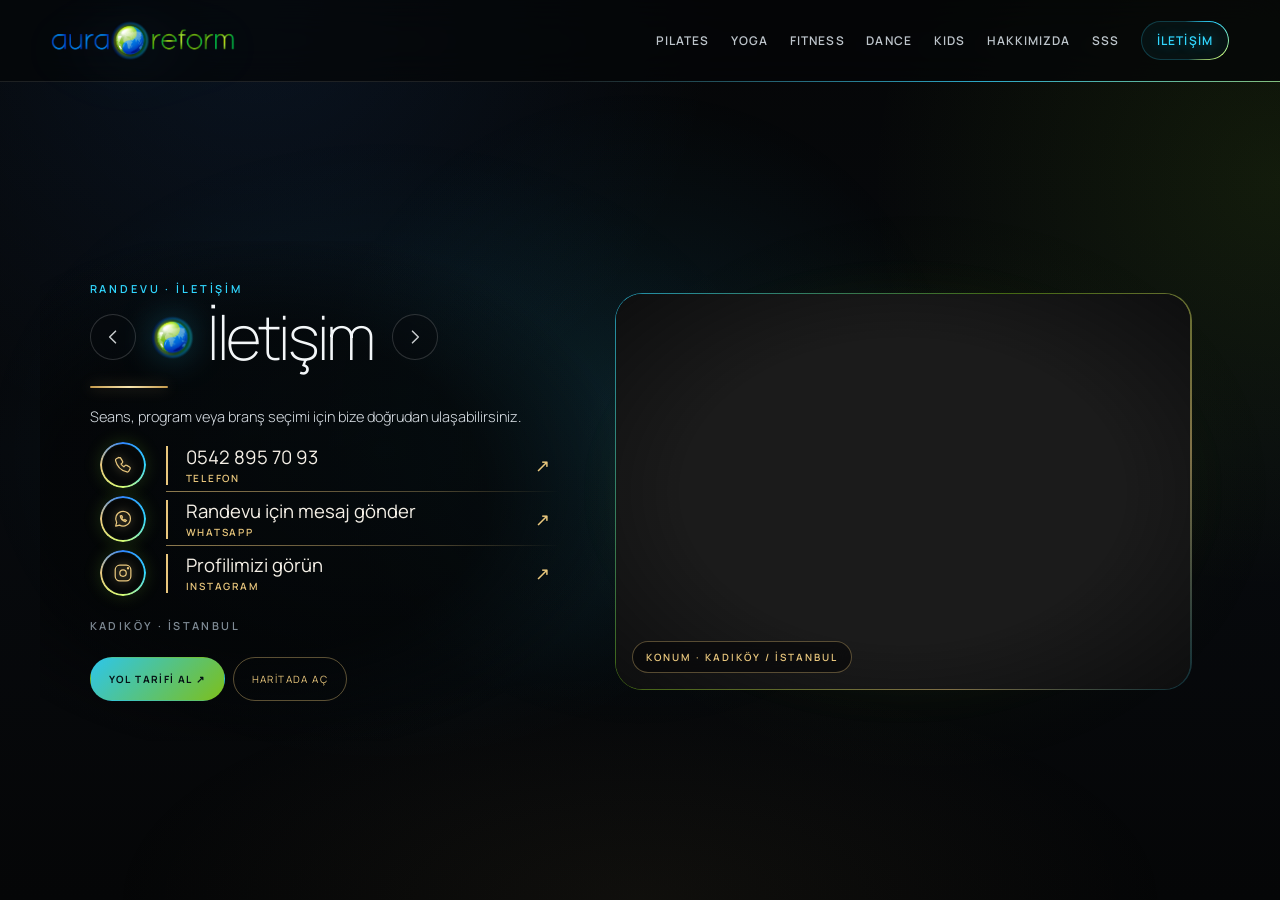
<file: contact.html>
<!doctype html>
<html lang="tr">
<head>
  <meta charset="utf-8">
  <meta name="viewport" content="width=device-width,initial-scale=1,viewport-fit=cover">
  <meta name="theme-color" content="#050607">
  <meta name="description" content="Aura Reform Studio — Kadıköy / İstanbul. Telefon, WhatsApp ve Instagram ile randevu ve iletişim.">
  <title>İletişim | Aura Reform</title>
  <link rel="preconnect" href="https://fonts.googleapis.com">
  <link rel="preconnect" href="https://fonts.gstatic.com" crossorigin>
  <link rel="stylesheet" href="https://fonts.googleapis.com/css2?family=Cormorant+Garamond:ital,wght@0,500;0,600;0,700;1,500;1,600&family=Manrope:wght@200;300;400;500;600;700&display=swap">
  <link rel="stylesheet" href="styles.css">
</head>
<body class="branch-page contact-page">
  <header class="site-header">
  <a class="brand" href="index.html" aria-label="Aura Reform ana sayfa"><img src="assets/logoMain.png" alt="Aura Reform logosu"></a>
  <nav class="desktop-nav" aria-label="Ana menü"><a href="pilates.html">PILATES</a><a href="yoga.html">YOGA</a><a href="fitness.html">FITNESS</a><a href="dance.html">DANCE</a><a href="kids.html">KIDS</a><a href="trainer.html">HAKKIMIZDA</a><a href="faq.html">SSS</a><a aria-current="page" class="nav-cta" href="contact.html">İLETİŞİM</a></nav>
  <button class="menu-toggle" type="button" aria-label="Menüyü aç" aria-expanded="false"><span></span></button>
</header>
<nav class="mobile-menu" aria-label="Mobil menü"><a href="pilates.html">PILATES</a><a href="yoga.html">YOGA</a><a href="fitness.html">FITNESS</a><a href="dance.html">DANCE</a><a href="kids.html">KIDS</a><a href="trainer.html">HAKKIMIZDA</a><a href="faq.html">SSS</a><a aria-current="page" href="contact.html">İLETİŞİM</a></nav>
  <main class="branch-screen" data-spotlight>
    <div class="branch-bg" aria-hidden="true">
      <div class="branch-glow"></div>
      <!-- Ortadan iki yana yavaşça kayan dikey aura dalgaları + süzülen küçük ışık topları
           (yalnızca CSS kayma/saydamlık; canvas ve her karede çalışan JS yok) -->
      <div class="page-waves">
        <div class="wave-side wave-left"><span></span><span></span><span></span></div>
        <div class="wave-side wave-right"><span></span><span></span><span></span></div>
        <div class="page-motes">
          <span style="--x:4%;  --y:88%; --dx:-2vw; --t:22s; --dl:-3s"></span>
          <span style="--x:9%;  --y:70%; --dx:-3vw; --t:26s; --dl:-14s"></span>
          <span style="--x:14%; --y:95%; --dx:-4vw; --t:19s; --dl:-8s"></span>
          <span style="--x:6%;  --y:55%; --dx:-2vw; --t:24s; --dl:-19s"></span>
          <span style="--x:12%; --y:80%; --dx:-3vw; --t:21s; --dl:-1s"></span>
          <span style="--x:17%; --y:62%; --dx:-5vw; --t:25s; --dl:-11s"></span>
          <span style="--x:3%;  --y:98%; --dx:-1vw; --t:20s; --dl:-16s"></span>
          <span style="--x:96%; --y:86%; --dx:2vw;  --t:23s; --dl:-6s"></span>
          <span style="--x:91%; --y:68%; --dx:3vw;  --t:20s; --dl:-17s"></span>
          <span style="--x:86%; --y:96%; --dx:4vw;  --t:26s; --dl:-2s"></span>
          <span style="--x:94%; --y:58%; --dx:2vw;  --t:22s; --dl:-12s"></span>
          <span style="--x:88%; --y:78%; --dx:3vw;  --t:19s; --dl:-9s"></span>
          <span style="--x:83%; --y:64%; --dx:5vw;  --t:24s; --dl:-21s"></span>
          <span style="--x:97%; --y:99%; --dx:1vw;  --t:21s; --dl:-5s"></span>
        </div>
      </div>
      <div class="hero-spotlight"></div>
    </div>

    <div class="branch-layout contact-layout">
      <section class="branch-copy" aria-labelledby="contact-title">
        <div class="branch-kicker" data-anim="fade-up" style="--d:.15s">Randevu · İletişim</div>
        <div class="branch-head" data-anim="fade-up" style="--d:.25s">
          <a class="branch-step" href="index.html" aria-label="Önceki: Ana sayfa" title="Ana sayfa"><svg viewBox="0 0 24 24" aria-hidden="true"><path d="M15 5l-7 7 7 7"/></svg></a>
          <h1 class="branch-title" id="contact-title"><img class="branch-globe" src="assets/earthLogo.png" alt=""><span>İletişim</span></h1>
          <a class="branch-step" href="index.html" aria-label="Sonraki: Ana sayfa" title="Ana sayfa"><svg viewBox="0 0 24 24" aria-hidden="true"><path d="M9 5l7 7-7 7"/></svg></a>
        </div>
        <span class="gold-rule" data-anim="line" style="--d:.5s"></span>
        <div class="branch-text">
          <p data-anim="fade-up" style="--d:.55s">Seans, program veya branş seçimi için bize doğrudan ulaşabilirsiniz.</p>
        </div>

        <div class="service-list contact-list">
          <a class="service" href="tel:+905428957093" data-anim="slide" style="--d:.7s">
            <span class="service-ring"><svg viewBox="0 0 24 24" fill="none" aria-hidden="true"><path d="M7.2 3.8 4.7 5.2c-.7.4-1 1.2-.8 2 1.5 6.1 6.2 10.8 12.3 12.3.8.2 1.6-.1 2-.8l1.4-2.5c.4-.7.2-1.6-.5-2l-3-1.8c-.6-.4-1.4-.3-1.9.2l-1.3 1.3a13 13 0 0 1-3-3l1.3-1.3c.5-.5.6-1.3.2-1.9l-1.8-3c-.4-.7-1.3-.9-2-.5Z"/></svg></span>
            <span class="service-copy"><strong>0542 895 70 93</strong><small>TELEFON</small></span>
            <span class="contact-arrow" aria-hidden="true">↗</span>
          </a>
          <a class="service" href="https://wa.me/905428957093" target="_blank" rel="noopener" data-anim="slide" style="--d:.82s">
            <span class="service-ring"><svg viewBox="0 0 24 24" fill="none" aria-hidden="true"><path d="M20 11.6a8 8 0 0 1-11.8 7l-4.2 1.1 1.1-4A8 8 0 1 1 20 11.6Z"/><path d="M9 8.6c.3 2.6 2.7 5.4 5.6 6.2l1.2-1.3-1.8-1-1 .9c-1-.5-1.9-1.4-2.4-2.4l.9-1-1-1.8L9 8.6Z"/></svg></span>
            <span class="service-copy"><strong>Randevu için mesaj gönder</strong><small>WHATSAPP</small></span>
            <span class="contact-arrow" aria-hidden="true">↗</span>
          </a>
          <a class="service" href="https://www.instagram.com/" target="_blank" rel="noopener" data-anim="slide" style="--d:.94s">
            <span class="service-ring"><svg viewBox="0 0 24 24" fill="none" aria-hidden="true"><rect x="3.5" y="3.5" width="17" height="17" rx="5"/><circle cx="12" cy="12" r="3.5"/><circle cx="17.4" cy="6.8" r=".6"/></svg></span>
            <span class="service-copy"><strong>Profilimizi görün</strong><small>INSTAGRAM</small></span>
            <span class="contact-arrow" aria-hidden="true">↗</span>
          </a>
        </div>

        <p class="contact-place" data-anim="fade-up" style="--d:1.05s">Kadıköy · İstanbul</p>
        <div class="page-actions branch-actions" data-anim="fade-up" style="--d:1.15s">
          <a class="btn btn-primary" href="https://www.google.com/maps/dir/?api=1&amp;destination=Aura%20Reform%20Studio%20Kad%C4%B1k%C3%B6y%20%C4%B0stanbul" target="_blank" rel="noopener">Yol tarifi al ↗</a>
          <a class="btn btn-ghost" href="https://www.google.com/maps/search/?api=1&amp;query=Aura%20Reform%20Studio%20Kad%C4%B1k%C3%B6y%20%C4%B0stanbul" target="_blank" rel="noopener">Haritada aç</a>
        </div>
      </section>

      <section class="branch-gallery" aria-label="Aura Reform Studio konumu" data-anim="fade-up" style="--d:.35s">
        <div class="bg-frame map-frame">
          <div class="bg-viewport">
            <iframe title="Aura Reform Studio harita konumu" loading="lazy" allowfullscreen referrerpolicy="no-referrer-when-downgrade" src="https://www.google.com/maps?q=Aura%20Reform%20Studio%20Kad%C4%B1k%C3%B6y%20%C4%B0stanbul&amp;output=embed"></iframe>
            <div class="map-pulse" aria-hidden="true"><span></span><span></span><span></span></div>
          </div>
          <span class="map-chip">Konum · Kadıköy / İstanbul</span>
        </div>
      </section>
    </div>
  </main>
  <script src="script.js"></script>
</body>
</html>
</file>
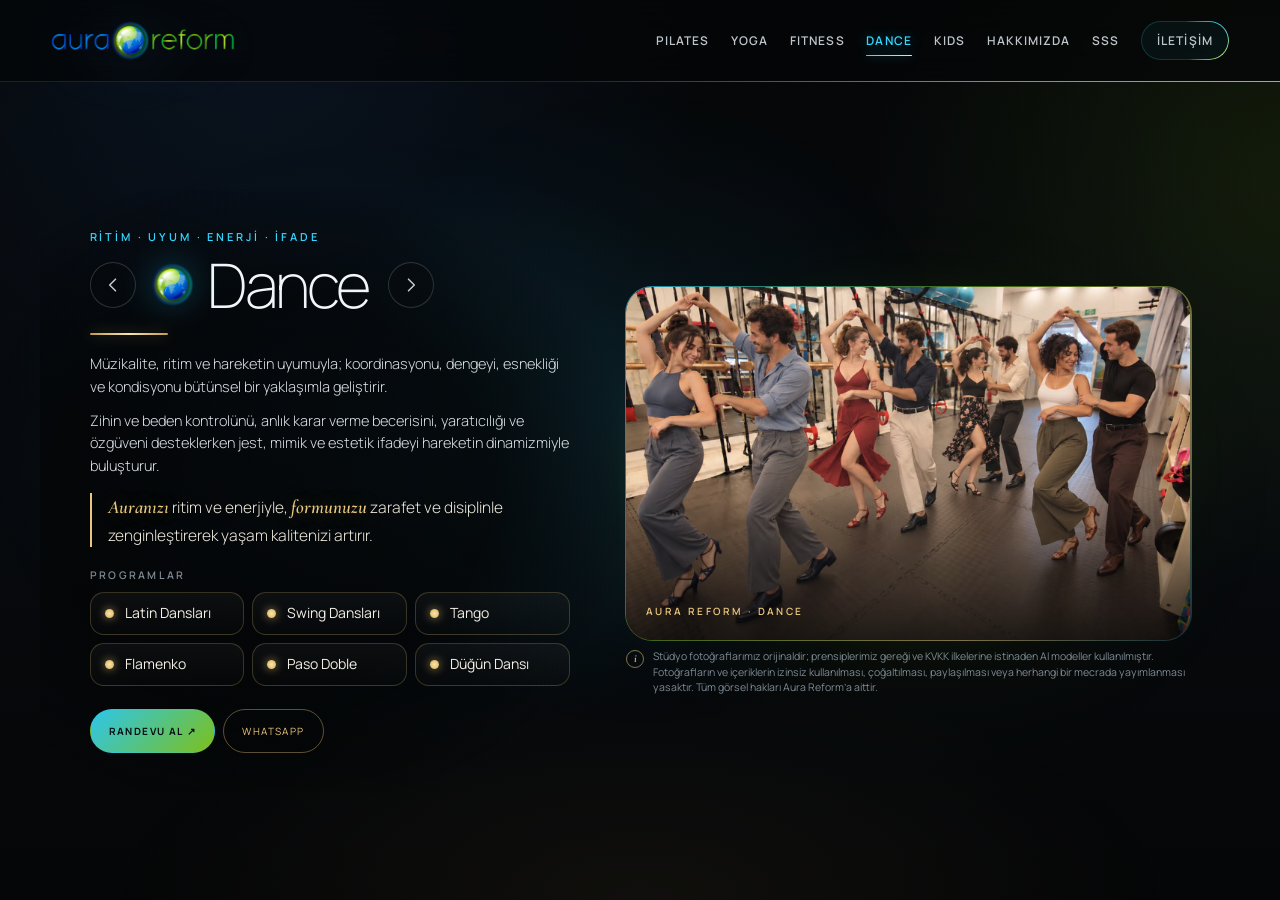
<file: dance.html>
<!doctype html>
<html lang="tr">
<head>
  <meta charset="utf-8">
  <meta name="viewport" content="width=device-width,initial-scale=1,viewport-fit=cover">
  <meta name="theme-color" content="#050607">
  <meta name="description" content="Aura Reform Dance: Latin Dansları, Swing Dansları, Tango, Flamenko, Paso Doble ve Düğün Dansı.">
  <title>Dance | Aura Reform</title>
  <link rel="preconnect" href="https://fonts.googleapis.com">
  <link rel="preconnect" href="https://fonts.gstatic.com" crossorigin>
  <link rel="stylesheet" href="https://fonts.googleapis.com/css2?family=Cormorant+Garamond:ital,wght@0,500;0,600;0,700;1,500;1,600&family=Manrope:wght@200;300;400;500;600;700&display=swap">
  <link rel="stylesheet" href="styles.css">
</head>
<body class="branch-page">
  <header class="site-header">
  <a class="brand" href="index.html" aria-label="Aura Reform ana sayfa"><img src="assets/logoMain.png" alt="Aura Reform logosu"></a>
  <nav class="desktop-nav" aria-label="Ana menü"><a href="pilates.html">PILATES</a><a href="yoga.html">YOGA</a><a href="fitness.html">FITNESS</a><a aria-current="page" href="dance.html">DANCE</a><a href="kids.html">KIDS</a><a href="trainer.html">HAKKIMIZDA</a><a href="faq.html">SSS</a><a class="nav-cta" href="contact.html">İLETİŞİM</a></nav>
  <button class="menu-toggle" type="button" aria-label="Menüyü aç" aria-expanded="false"><span></span></button>
</header>
<nav class="mobile-menu" aria-label="Mobil menü"><a href="pilates.html">PILATES</a><a href="yoga.html">YOGA</a><a href="fitness.html">FITNESS</a><a aria-current="page" href="dance.html">DANCE</a><a href="kids.html">KIDS</a><a href="trainer.html">HAKKIMIZDA</a><a href="faq.html">SSS</a><a href="contact.html">İLETİŞİM</a></nav>
  <main class="branch-screen" data-spotlight>
    <div class="branch-bg" aria-hidden="true">
      <div class="branch-glow"></div>
      <!-- Ortadan iki yana yavaşça kayan dikey aura dalgaları + süzülen küçük ışık topları
           (yalnızca CSS kayma/saydamlık; canvas ve her karede çalışan JS yok) -->
      <div class="page-waves">
        <div class="wave-side wave-left"><span></span><span></span><span></span></div>
        <div class="wave-side wave-right"><span></span><span></span><span></span></div>
        <div class="page-motes">
          <span style="--x:4%;  --y:88%; --dx:-2vw; --t:22s; --dl:-3s"></span>
          <span style="--x:9%;  --y:70%; --dx:-3vw; --t:26s; --dl:-14s"></span>
          <span style="--x:14%; --y:95%; --dx:-4vw; --t:19s; --dl:-8s"></span>
          <span style="--x:6%;  --y:55%; --dx:-2vw; --t:24s; --dl:-19s"></span>
          <span style="--x:12%; --y:80%; --dx:-3vw; --t:21s; --dl:-1s"></span>
          <span style="--x:17%; --y:62%; --dx:-5vw; --t:25s; --dl:-11s"></span>
          <span style="--x:3%;  --y:98%; --dx:-1vw; --t:20s; --dl:-16s"></span>
          <span style="--x:96%; --y:86%; --dx:2vw;  --t:23s; --dl:-6s"></span>
          <span style="--x:91%; --y:68%; --dx:3vw;  --t:20s; --dl:-17s"></span>
          <span style="--x:86%; --y:96%; --dx:4vw;  --t:26s; --dl:-2s"></span>
          <span style="--x:94%; --y:58%; --dx:2vw;  --t:22s; --dl:-12s"></span>
          <span style="--x:88%; --y:78%; --dx:3vw;  --t:19s; --dl:-9s"></span>
          <span style="--x:83%; --y:64%; --dx:5vw;  --t:24s; --dl:-21s"></span>
          <span style="--x:97%; --y:99%; --dx:1vw;  --t:21s; --dl:-5s"></span>
        </div>
      </div>
      <div class="hero-spotlight"></div>
    </div>

    <div class="branch-layout">
      <section class="branch-copy" aria-labelledby="branch-title">
        <div class="branch-kicker" data-anim="fade-up" style="--d:.15s">Ritim · Uyum · Enerji · İfade</div>
        <div class="branch-head" data-anim="fade-up" style="--d:.25s">
          <a class="branch-step" href="index.html" aria-label="Önceki: Ana sayfa" title="Ana sayfa"><svg viewBox="0 0 24 24" aria-hidden="true"><path d="M15 5l-7 7 7 7"/></svg></a>
          <h1 class="branch-title" id="branch-title"><img class="branch-globe" src="assets/earthLogo.png" alt=""><span>Dance</span></h1>
          <a class="branch-step" href="kids.html" aria-label="Sonraki: Kids" title="Kids"><svg viewBox="0 0 24 24" aria-hidden="true"><path d="M9 5l7 7-7 7"/></svg></a>
        </div>
        <span class="gold-rule" data-anim="line" style="--d:.5s"></span>
        <div class="branch-text">
          <p data-anim="fade-up" style="--d:0.55s">Müzikalite, ritim ve hareketin uyumuyla; koordinasyonu, dengeyi, esnekliği ve kondisyonu bütünsel bir yaklaşımla geliştirir.</p>
          <p data-anim="fade-up" style="--d:0.65s">Zihin ve beden kontrolünü, anlık karar verme becerisini, yaratıcılığı ve özgüveni desteklerken jest, mimik ve estetik ifadeyi hareketin dinamizmiyle buluşturur.</p>
          <p class="branch-aura" data-anim="fade-up" style="--d:0.75s"><em>Auranızı</em> ritim ve enerjiyle, <em>formunuzu</em> zarafet ve disiplinle zenginleştirerek yaşam kalitenizi artırır.</p>
        </div>
        <div class="branch-programs">
          <div class="branch-label" data-anim="fade-up" style="--d:0.85s">Programlar</div>
          <ul class="program-pills is-six">
            <li><span>Latin Dansları</span></li>
            <li><span>Swing Dansları</span></li>
            <li><span>Tango</span></li>
            <li><span>Flamenko</span></li>
            <li><span>Paso Doble</span></li>
            <li><span>Düğün Dansı</span></li>
          </ul>
        </div>
        <div class="page-actions branch-actions" data-anim="fade-up" style="--d:1.05s">
          <a class="btn btn-primary" href="contact.html">Randevu al ↗</a>
          <a class="btn btn-ghost" href="https://wa.me/905428957093" target="_blank" rel="noopener">WhatsApp</a>
        </div>
      </section>

      <section class="branch-gallery" aria-label="Dance fotoğrafları" data-branch-gallery data-anim="fade-up" style="--d:.35s">
        <div class="bg-frame">
          <div class="bg-viewport">
            <figure class="bg-slide is-active"><img src="assets/gallery/dance/dance-01.jpg" alt="Aura Reform stüdyosunda dance — fotoğraf 1" decoding="async" draggable="false" fetchpriority="high"></figure>
            <figure class="bg-slide"><img src="assets/gallery/dance/dance-02.jpg" alt="Aura Reform stüdyosunda dance — fotoğraf 2" decoding="async" draggable="false"></figure>
            <figure class="bg-slide"><img src="assets/gallery/dance/dance-03.jpg" alt="Aura Reform stüdyosunda dance — fotoğraf 3" decoding="async" draggable="false"></figure>
            <figure class="bg-slide"><img src="assets/gallery/dance/dance-04.jpg" alt="Aura Reform stüdyosunda dance — fotoğraf 4" decoding="async" draggable="false"></figure>
            <figure class="bg-slide"><img src="assets/gallery/dance/dance-05.jpg" alt="Aura Reform stüdyosunda dance — fotoğraf 5" decoding="async" draggable="false"></figure>
            <figure class="bg-slide"><img src="assets/gallery/dance/dance-06.jpg" alt="Aura Reform stüdyosunda dance — fotoğraf 6" decoding="async" draggable="false"></figure>
            <figure class="bg-slide"><img src="assets/gallery/dance/dance-07.jpg" alt="Aura Reform stüdyosunda dance — fotoğraf 7" decoding="async" draggable="false"></figure>
          </div>
          <div class="bg-meta"><small>Aura Reform · Dance</small></div>
        </div>
        <p class="bg-note">Stüdyo fotoğraflarımız orijinaldir; prensiplerimiz gereği ve KVKK ilkelerine istinaden AI modeller kullanılmıştır. Fotoğrafların ve içeriklerin izinsiz kullanılması, çoğaltılması, paylaşılması veya herhangi bir mecrada yayımlanması yasaktır. Tüm görsel hakları Aura Reform’a aittir.</p>
      </section>
    </div>
  </main>
  <script src="script.js"></script>
</body>
</html>
</file>
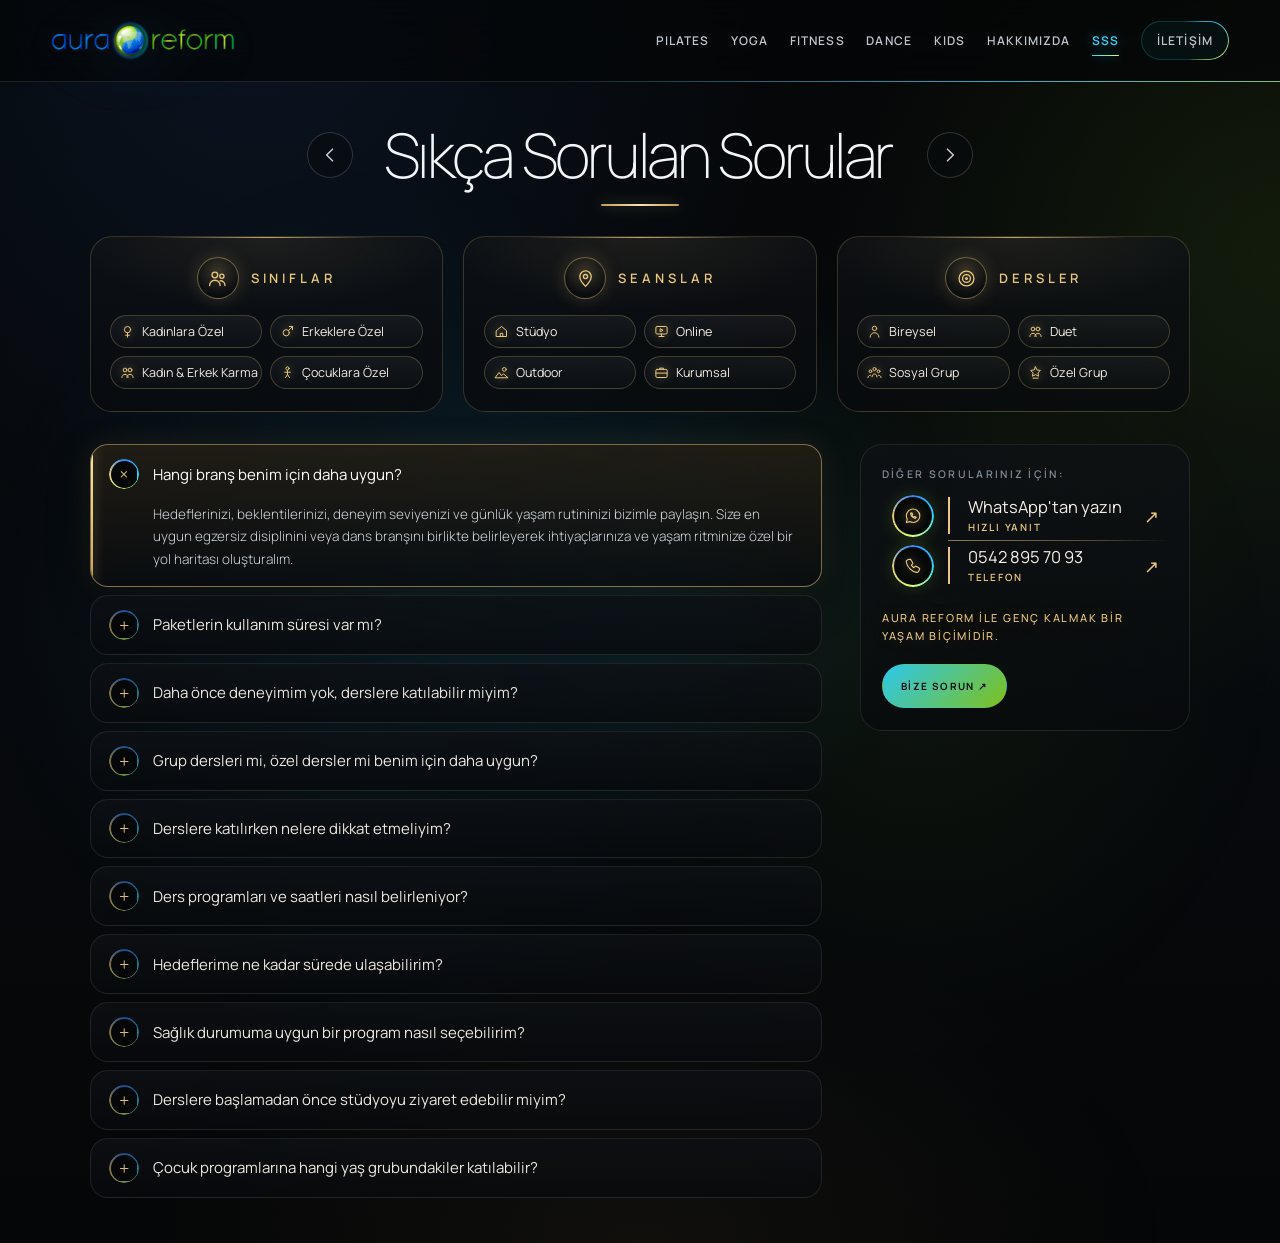
<file: faq.html>
<!doctype html>
<html lang="tr">
<head>
  <meta charset="utf-8">
  <meta name="viewport" content="width=device-width,initial-scale=1,viewport-fit=cover">
  <meta name="theme-color" content="#050607">
  <meta name="description" content="Aura Reform Studio sık sorulan sorular: sınıflar, seanslar, dersler, branş seçimi, paketler, ders programları, sağlık durumu ve çocuk programları.">
  <title>SSS | Aura Reform</title>
  <link rel="preconnect" href="https://fonts.googleapis.com">
  <link rel="preconnect" href="https://fonts.gstatic.com" crossorigin>
  <link rel="stylesheet" href="https://fonts.googleapis.com/css2?family=Cormorant+Garamond:ital,wght@0,500;0,600;0,700;1,500;1,600&family=Manrope:wght@200;300;400;500;600;700&display=swap">
  <link rel="stylesheet" href="styles.css">
</head>
<body class="branch-page faq-page">
  <header class="site-header">
  <a class="brand" href="index.html" aria-label="Aura Reform ana sayfa"><img src="assets/logoMain.png" alt="Aura Reform logosu"></a>
  <nav class="desktop-nav" aria-label="Ana menü"><a href="pilates.html">PILATES</a><a href="yoga.html">YOGA</a><a href="fitness.html">FITNESS</a><a href="dance.html">DANCE</a><a href="kids.html">KIDS</a><a href="trainer.html">HAKKIMIZDA</a><a aria-current="page" href="faq.html">SSS</a><a class="nav-cta" href="contact.html">İLETİŞİM</a></nav>
  <button class="menu-toggle" type="button" aria-label="Menüyü aç" aria-expanded="false"><span></span></button>
</header>
<nav class="mobile-menu" aria-label="Mobil menü"><a href="pilates.html">PILATES</a><a href="yoga.html">YOGA</a><a href="fitness.html">FITNESS</a><a href="dance.html">DANCE</a><a href="kids.html">KIDS</a><a href="trainer.html">HAKKIMIZDA</a><a aria-current="page" href="faq.html">SSS</a><a href="contact.html">İLETİŞİM</a></nav>
  <main class="branch-screen" data-spotlight>
    <div class="branch-bg" aria-hidden="true">
      <div class="branch-glow"></div>
      <!-- Ortadan iki yana yavaşça kayan dikey aura dalgaları + süzülen küçük ışık topları
           (yalnızca CSS kayma/saydamlık; canvas ve her karede çalışan JS yok) -->
      <div class="page-waves">
        <div class="wave-side wave-left"><span></span><span></span><span></span></div>
        <div class="wave-side wave-right"><span></span><span></span><span></span></div>
        <div class="page-motes">
          <span style="--x:4%;  --y:88%; --dx:-2vw; --t:22s; --dl:-3s"></span>
          <span style="--x:9%;  --y:70%; --dx:-3vw; --t:26s; --dl:-14s"></span>
          <span style="--x:14%; --y:95%; --dx:-4vw; --t:19s; --dl:-8s"></span>
          <span style="--x:6%;  --y:55%; --dx:-2vw; --t:24s; --dl:-19s"></span>
          <span style="--x:12%; --y:80%; --dx:-3vw; --t:21s; --dl:-1s"></span>
          <span style="--x:17%; --y:62%; --dx:-5vw; --t:25s; --dl:-11s"></span>
          <span style="--x:3%;  --y:98%; --dx:-1vw; --t:20s; --dl:-16s"></span>
          <span style="--x:96%; --y:86%; --dx:2vw;  --t:23s; --dl:-6s"></span>
          <span style="--x:91%; --y:68%; --dx:3vw;  --t:20s; --dl:-17s"></span>
          <span style="--x:86%; --y:96%; --dx:4vw;  --t:26s; --dl:-2s"></span>
          <span style="--x:94%; --y:58%; --dx:2vw;  --t:22s; --dl:-12s"></span>
          <span style="--x:88%; --y:78%; --dx:3vw;  --t:19s; --dl:-9s"></span>
          <span style="--x:83%; --y:64%; --dx:5vw;  --t:24s; --dl:-21s"></span>
          <span style="--x:97%; --y:99%; --dx:1vw;  --t:21s; --dl:-5s"></span>
        </div>
      </div>
      <div class="hero-spotlight"></div>
    </div>

    <div class="branch-layout faq-v2">
      <header class="faq-hero">
        <div class="branch-head" data-anim="fade-up" style="--d:.25s">
          <a class="branch-step" href="index.html" aria-label="Önceki: Ana sayfa" title="Ana sayfa"><svg viewBox="0 0 24 24" aria-hidden="true"><path d="M15 5l-7 7 7 7"/></svg></a>
          <h1 class="branch-title" id="faq-title"><span>Sıkça Sorulan Sorular</span></h1>
          <a class="branch-step" href="contact.html" aria-label="Sonraki: İletişim" title="İletişim"><svg viewBox="0 0 24 24" aria-hidden="true"><path d="M9 5l7 7-7 7"/></svg></a>
        </div>
        <span class="gold-rule" data-anim="line" style="--d:.4s"></span>
      </header>

      <!-- SINIFLAR / SEANSLAR / DERSLER — üç kart, sorulardan önce -->
      <section class="faq-options" aria-label="Sınıf, seans ve ders seçenekleri">
        <article class="opt-card" data-anim="fade-up" style="--d:0.45s">
          <div class="opt-head">
            <span class="opt-emblem" aria-hidden="true"><svg viewBox="0 0 24 24"><circle cx="9" cy="8" r="3.2"/><circle cx="17" cy="9.5" r="2.4"/><path d="M3 20c0-3.4 2.7-6 6-6s6 2.6 6 6M15 14.6c3 0 5.5 2.2 5.5 5.4"/></svg></span>
            <div class="opt-name"><h2 id="offer-classes">Sınıflar</h2></div>
          </div>
          <ul class="offer-chips" aria-labelledby="offer-classes">
            <li><svg viewBox="0 0 24 24" aria-hidden="true"><circle cx="12" cy="9" r="5"/><path d="M12 14v7M9 18h6"/></svg>Kadınlara Özel</li>
            <li><svg viewBox="0 0 24 24" aria-hidden="true"><circle cx="10" cy="14" r="5"/><path d="M13.5 10.5 20 4M15 4h5v5"/></svg>Erkeklere Özel</li>
            <li><svg viewBox="0 0 24 24" aria-hidden="true"><circle cx="8" cy="8" r="3"/><circle cx="16" cy="8" r="3"/><path d="M3 20c0-3 2.2-5 5-5s5 2 5 5M11 20c0-3 2.2-5 5-5s5 2 5 5"/></svg>Kadın &amp; Erkek Karma</li>
            <li><svg viewBox="0 0 24 24" aria-hidden="true"><circle cx="12" cy="5.5" r="2.5"/><path d="M12 9v6M7.5 11.5h9M12 15l-3 5M12 15l3 5"/></svg>Çocuklara Özel</li>
          </ul>
        </article>
        <article class="opt-card" data-anim="fade-up" style="--d:0.55s">
          <div class="opt-head">
            <span class="opt-emblem" aria-hidden="true"><svg viewBox="0 0 24 24"><path d="M12 21s-6.5-6.2-6.5-11.2a6.5 6.5 0 0 1 13 0C18.5 14.8 12 21 12 21z"/><circle cx="12" cy="9.8" r="2.4"/></svg></span>
            <div class="opt-name"><h2 id="offer-sessions">Seanslar</h2></div>
          </div>
          <ul class="offer-chips" aria-labelledby="offer-sessions">
            <li><svg viewBox="0 0 24 24" aria-hidden="true"><path d="M4 10.5 12 4l8 6.5V20H4z"/><path d="M10 20v-5h4v5"/></svg>Stüdyo</li>
            <li><svg viewBox="0 0 24 24" aria-hidden="true"><rect x="3" y="4" width="18" height="12" rx="2"/><path d="M8 20h8M12 16v4M10.5 7.8l4 2.2-4 2.2z"/></svg>Online</li>
            <li><svg viewBox="0 0 24 24" aria-hidden="true"><circle cx="16.5" cy="7" r="3"/><path d="M2 20l6-8 4 5 3-3 7 6z"/></svg>Outdoor</li>
            <li><svg viewBox="0 0 24 24" aria-hidden="true"><rect x="3" y="7" width="18" height="13" rx="2"/><path d="M9 7V5h6v2M3 13h18"/></svg>Kurumsal</li>
          </ul>
        </article>
        <article class="opt-card" data-anim="fade-up" style="--d:0.65s">
          <div class="opt-head">
            <span class="opt-emblem" aria-hidden="true"><svg viewBox="0 0 24 24"><circle cx="12" cy="12" r="8.5"/><circle cx="12" cy="12" r="4.5"/><circle cx="12" cy="12" r="1"/></svg></span>
            <div class="opt-name"><h2 id="offer-lessons">Dersler</h2></div>
          </div>
          <ul class="offer-chips" aria-labelledby="offer-lessons">
            <li><svg viewBox="0 0 24 24" aria-hidden="true"><circle cx="12" cy="7" r="3.5"/><path d="M5 21c0-4 3.1-7 7-7s7 3 7 7"/></svg>Bireysel</li>
            <li><svg viewBox="0 0 24 24" aria-hidden="true"><circle cx="8" cy="8" r="3"/><circle cx="16" cy="8" r="3"/><path d="M3 20c0-3 2.2-5 5-5s5 2 5 5M11 20c0-3 2.2-5 5-5s5 2 5 5"/></svg>Duet</li>
            <li><svg viewBox="0 0 24 24" aria-hidden="true"><circle cx="12" cy="6.5" r="2.5"/><circle cx="5.5" cy="10" r="2.2"/><circle cx="18.5" cy="10" r="2.2"/><path d="M8 19c0-2.5 1.8-4.5 4-4.5s4 2 4 4.5M1.5 20c0-2 1.8-3.6 4-3.6M22.5 20c0-2-1.8-3.6-4-3.6"/></svg>Sosyal Grup</li>
            <li><svg viewBox="0 0 24 24" aria-hidden="true"><path d="m12 3 2.4 4.9 5.4.8-3.9 3.8.9 5.4L12 15.4 7.2 17.9l.9-5.4-3.9-3.8 5.4-.8z"/><path d="M8 21h8"/></svg>Özel Grup</li>
          </ul>
        </article>
      </section>

      <div class="faq-body">
        <section class="qa-list" aria-label="Sık sorulan sorular" data-accordion>
          <div class="qa-item open" data-anim="pop" style="--d:.35s">
            <button class="qa-question" type="button" aria-expanded="true" aria-controls="qa-1"><span class="qa-icon" aria-hidden="true"></span>Hangi branş benim için daha uygun?</button>
            <div class="qa-answer" id="qa-1"><div><p>Hedeflerinizi, beklentilerinizi, deneyim seviyenizi ve günlük yaşam rutininizi bizimle paylaşın. Size en uygun egzersiz disiplinini veya dans branşını birlikte belirleyerek ihtiyaçlarınıza ve yaşam ritminize özel bir yol haritası oluşturalım.</p></div></div>
          </div>
          <div class="qa-item" data-anim="pop" style="--d:.41s">
            <button class="qa-question" type="button" aria-expanded="false" aria-controls="qa-2"><span class="qa-icon" aria-hidden="true"></span>Paketlerin kullanım süresi var mı?</button>
            <div class="qa-answer" id="qa-2"><div><p>Seanslarımız, haftada en az 2 gün katılım esasına göre 4 haftalık dönemler hâlinde planlanır ve ilgili süre içerisinde tamamlanmalıdır.</p><p>Üyelik paketleri kişiye özeldir ve devredilemez.</p><p>Erteleme ve dondurma talepleri ise belgelendirilebilir özel durumlarda, paket türüne ve üyelik koşullarına göre değerlendirilebilir.</p></div></div>
          </div>
          <div class="qa-item" data-anim="pop" style="--d:.47s">
            <button class="qa-question" type="button" aria-expanded="false" aria-controls="qa-3"><span class="qa-icon" aria-hidden="true"></span>Daha önce deneyimim yok, derslere katılabilir miyim?</button>
            <div class="qa-answer" id="qa-3"><div><p>Elbette. Programlarımız farklı deneyim seviyelerine hitap edecek şekilde yapılandırılır.</p><p>Önemli olan başlangıç noktanız değil, kendi ritminizde gelişime açık olmanızdır.</p></div></div>
          </div>
          <div class="qa-item" data-anim="pop" style="--d:.53s">
            <button class="qa-question" type="button" aria-expanded="false" aria-controls="qa-4"><span class="qa-icon" aria-hidden="true"></span>Grup dersleri mi, özel dersler mi benim için daha uygun?</button>
            <div class="qa-answer" id="qa-4"><div><p>Eğitmeniniz; hedeflerinizi, rutinlerinizi, deneyim seviyenizi ve fiziksel ihtiyaçlarınızı değerlendirerek sizin için en uygun çalışma modelini belirlemede rehberlik edecektir.</p></div></div>
          </div>
          <div class="qa-item" data-anim="pop" style="--d:.59s">
            <button class="qa-question" type="button" aria-expanded="false" aria-controls="qa-5"><span class="qa-icon" aria-hidden="true"></span>Derslere katılırken nelere dikkat etmeliyim?</button>
            <div class="qa-answer" id="qa-5"><div><p>Hareket özgürlüğü sağlayan rahat ve temiz kıyafetler tercih etmenizi ve ders başlangıcından birkaç dakika önce stüdyoda olmanızı, geç kalmamanızı öneriyoruz. Derse son 2 saat kala yemek yememenizi ve tütün &amp; alkol ürünlerinden kesinlikle uzak durmanızı öneriyoruz. Kişisel hijyen için mutlaka havlunuzu yanınızda bulundurmanızı, temiz çorap giymenizi ve saçlarınız uzun ise muhakkak toka ile toplamanızı öneriyoruz. Branşa özel ayrıntılar konusunda gerektiğinde size bilgi verilecektir.</p></div></div>
          </div>
          <div class="qa-item" data-anim="pop" style="--d:.65s">
            <button class="qa-question" type="button" aria-expanded="false" aria-controls="qa-6"><span class="qa-icon" aria-hidden="true"></span>Ders programları ve saatleri nasıl belirleniyor?</button>
            <div class="qa-answer" id="qa-6"><div><p>Programlarımız branşlara, katılım gruplarına ve stüdyo takvimine göre ortak zaman dilimleri ile planlanır. Güncel ders saatleri ve uygun kontenjanlar hakkında stüdyomuzla iletişime geçebilirsiniz.</p></div></div>
          </div>
          <div class="qa-item" data-anim="pop" style="--d:.71s">
            <button class="qa-question" type="button" aria-expanded="false" aria-controls="qa-7"><span class="qa-icon" aria-hidden="true"></span>Hedeflerime ne kadar sürede ulaşabilirim?</button>
            <div class="qa-answer" id="qa-7"><div><p>Her gelişim yolculuğu kişiye özeldir. Hedeflerinize ulaşma süreniz; düzenli katılımınıza, antrenman disiplininize, beslenme alışkanlıklarınıza, bireysel gelişim hızınıza ve metabolik karakterinize bağlı olarak değişir. İstikrarlı tutumunuzu korumanız, sizi hedeflerinize bir adım daha yaklaştırırken kazanımlarınızın sürdürülebilirliğini korumanız daha hızlı bir gelişim sağlar.</p></div></div>
          </div>
          <div class="qa-item" data-anim="pop" style="--d:.77s">
            <button class="qa-question" type="button" aria-expanded="false" aria-controls="qa-8"><span class="qa-icon" aria-hidden="true"></span>Sağlık durumuma uygun bir program nasıl seçebilirim?</button>
            <div class="qa-answer" id="qa-8"><div><p>Mevcut sağlık durumunuzu ve hareket kısıtlılıklarınızı bizimle paylaşmanız, uygun program seçeneklerini değerlendirmemize yardımcı olur. Gerektiğinde katılım öncesinde sağlık uzmanınızın görüşünü almanızı, hatta tüm teşhis ve tedavi ayrıntılarını bizimle paylaşmanızı da öneririz.</p></div></div>
          </div>
          <div class="qa-item" data-anim="pop" style="--d:.83s">
            <button class="qa-question" type="button" aria-expanded="false" aria-controls="qa-9"><span class="qa-icon" aria-hidden="true"></span>Derslere başlamadan önce stüdyoyu ziyaret edebilir miyim?</button>
            <div class="qa-answer" id="qa-9"><div><p>Stüdyomuzu yakından tanımak, programlarımız hakkında bilgi almak ve size uygun seçenekleri değerlendirmek için bizimle iletişime geçebilirsiniz.</p></div></div>
          </div>
          <div class="qa-item" data-anim="pop" style="--d:.89s">
            <button class="qa-question" type="button" aria-expanded="false" aria-controls="qa-10"><span class="qa-icon" aria-hidden="true"></span>Çocuk programlarına hangi yaş grubundakiler katılabilir?</button>
            <div class="qa-answer" id="qa-10"><div><p>Kids programlarımız, çocuklarımızın yaşlarına ve gelişim dönemlerine uygun bir deneyim sunmayı amaçlar. En uygun branş ve grup seçimi için stüdyomuzu ziyaret ederek bilgi alabilirsiniz.</p></div></div>
          </div>
        </section>

        <aside class="faq-aside" aria-label="Diğer sorularınız için" data-anim="fade-up" style="--d:.7s">
          <div class="branch-label">Diğer sorularınız için:</div>
          <div class="service-list contact-list faq-contact">
            <a class="service" href="https://wa.me/905428957093" target="_blank" rel="noopener">
              <span class="service-ring"><svg viewBox="0 0 24 24" fill="none" aria-hidden="true"><path d="M20 11.6a8 8 0 0 1-11.8 7l-4.2 1.1 1.1-4A8 8 0 1 1 20 11.6Z"/><path d="M9 8.6c.3 2.6 2.7 5.4 5.6 6.2l1.2-1.3-1.8-1-1 .9c-1-.5-1.9-1.4-2.4-2.4l.9-1-1-1.8L9 8.6Z"/></svg></span>
              <span class="service-copy"><strong>WhatsApp'tan yazın</strong><small>HIZLI YANIT</small></span>
              <span class="contact-arrow" aria-hidden="true">↗</span>
            </a>
            <a class="service" href="tel:+905428957093">
              <span class="service-ring"><svg viewBox="0 0 24 24" fill="none" aria-hidden="true"><path d="M7.2 3.8 4.7 5.2c-.7.4-1 1.2-.8 2 1.5 6.1 6.2 10.8 12.3 12.3.8.2 1.6-.1 2-.8l1.4-2.5c.4-.7.2-1.6-.5-2l-3-1.8c-.6-.4-1.4-.3-1.9.2l-1.3 1.3a13 13 0 0 1-3-3l1.3-1.3c.5-.5.6-1.3.2-1.9l-1.8-3c-.4-.7-1.3-.9-2-.5Z"/></svg></span>
              <span class="service-copy"><strong>0542 895 70 93</strong><small>TELEFON</small></span>
              <span class="contact-arrow" aria-hidden="true">↗</span>
            </a>
          </div>
          <span class="signature-line about-tagline">AURA REFORM İLE GENÇ KALMAK BİR YAŞAM BİÇİMİDİR.</span>
          <div class="page-actions branch-actions">
            <a class="btn btn-primary" href="contact.html">Bize sorun ↗</a>
          </div>
        </aside>
      </div>
    </div>
  </main>
  <script src="script.js"></script>
</body>
</html>
</file>
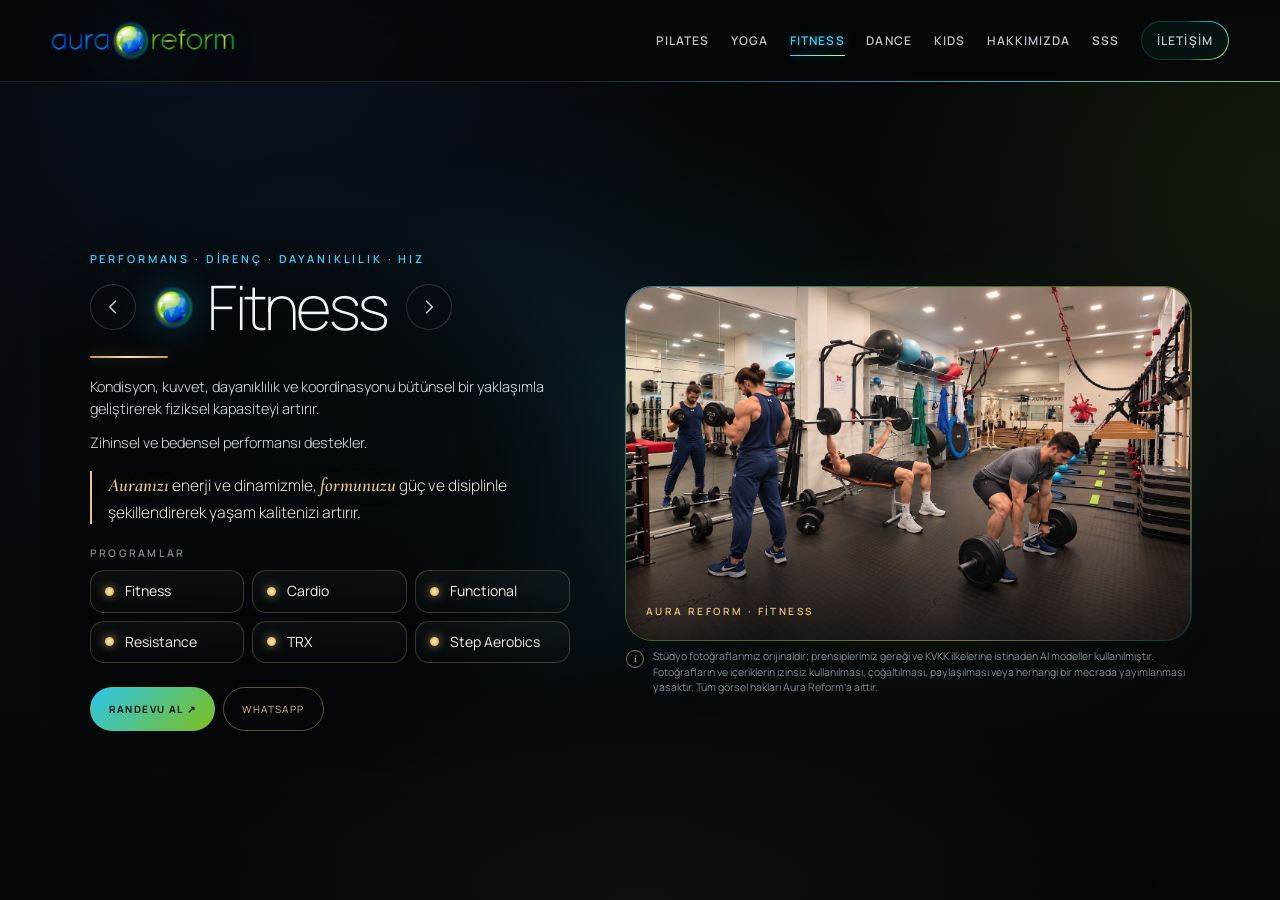
<file: fitness.html>
<!doctype html>
<html lang="tr">
<head>
  <meta charset="utf-8">
  <meta name="viewport" content="width=device-width,initial-scale=1,viewport-fit=cover">
  <meta name="theme-color" content="#050607">
  <meta name="description" content="Aura Reform Fitness: Fitness, Cardio, Functional, Resistance, TRX ve Step Aerobics programları.">
  <title>Fitness | Aura Reform</title>
  <link rel="preconnect" href="https://fonts.googleapis.com">
  <link rel="preconnect" href="https://fonts.gstatic.com" crossorigin>
  <link rel="stylesheet" href="https://fonts.googleapis.com/css2?family=Cormorant+Garamond:ital,wght@0,500;0,600;0,700;1,500;1,600&family=Manrope:wght@200;300;400;500;600;700&display=swap">
  <link rel="stylesheet" href="styles.css">
</head>
<body class="branch-page">
  <header class="site-header">
  <a class="brand" href="index.html" aria-label="Aura Reform ana sayfa"><img src="assets/logoMain.png" alt="Aura Reform logosu"></a>
  <nav class="desktop-nav" aria-label="Ana menü"><a href="pilates.html">PILATES</a><a href="yoga.html">YOGA</a><a aria-current="page" href="fitness.html">FITNESS</a><a href="dance.html">DANCE</a><a href="kids.html">KIDS</a><a href="trainer.html">HAKKIMIZDA</a><a href="faq.html">SSS</a><a class="nav-cta" href="contact.html">İLETİŞİM</a></nav>
  <button class="menu-toggle" type="button" aria-label="Menüyü aç" aria-expanded="false"><span></span></button>
</header>
<nav class="mobile-menu" aria-label="Mobil menü"><a href="pilates.html">PILATES</a><a href="yoga.html">YOGA</a><a aria-current="page" href="fitness.html">FITNESS</a><a href="dance.html">DANCE</a><a href="kids.html">KIDS</a><a href="trainer.html">HAKKIMIZDA</a><a href="faq.html">SSS</a><a href="contact.html">İLETİŞİM</a></nav>
  <main class="branch-screen" data-spotlight>
    <div class="branch-bg" aria-hidden="true">
      <div class="branch-glow"></div>
      <!-- Ortadan iki yana yavaşça kayan dikey aura dalgaları + süzülen küçük ışık topları
           (yalnızca CSS kayma/saydamlık; canvas ve her karede çalışan JS yok) -->
      <div class="page-waves">
        <div class="wave-side wave-left"><span></span><span></span><span></span></div>
        <div class="wave-side wave-right"><span></span><span></span><span></span></div>
        <div class="page-motes">
          <span style="--x:4%;  --y:88%; --dx:-2vw; --t:22s; --dl:-3s"></span>
          <span style="--x:9%;  --y:70%; --dx:-3vw; --t:26s; --dl:-14s"></span>
          <span style="--x:14%; --y:95%; --dx:-4vw; --t:19s; --dl:-8s"></span>
          <span style="--x:6%;  --y:55%; --dx:-2vw; --t:24s; --dl:-19s"></span>
          <span style="--x:12%; --y:80%; --dx:-3vw; --t:21s; --dl:-1s"></span>
          <span style="--x:17%; --y:62%; --dx:-5vw; --t:25s; --dl:-11s"></span>
          <span style="--x:3%;  --y:98%; --dx:-1vw; --t:20s; --dl:-16s"></span>
          <span style="--x:96%; --y:86%; --dx:2vw;  --t:23s; --dl:-6s"></span>
          <span style="--x:91%; --y:68%; --dx:3vw;  --t:20s; --dl:-17s"></span>
          <span style="--x:86%; --y:96%; --dx:4vw;  --t:26s; --dl:-2s"></span>
          <span style="--x:94%; --y:58%; --dx:2vw;  --t:22s; --dl:-12s"></span>
          <span style="--x:88%; --y:78%; --dx:3vw;  --t:19s; --dl:-9s"></span>
          <span style="--x:83%; --y:64%; --dx:5vw;  --t:24s; --dl:-21s"></span>
          <span style="--x:97%; --y:99%; --dx:1vw;  --t:21s; --dl:-5s"></span>
        </div>
      </div>
      <div class="hero-spotlight"></div>
    </div>

    <div class="branch-layout">
      <section class="branch-copy" aria-labelledby="branch-title">
        <div class="branch-kicker" data-anim="fade-up" style="--d:.15s">Performans · Direnç · Dayanıklılık · Hız</div>
        <div class="branch-head" data-anim="fade-up" style="--d:.25s">
          <a class="branch-step" href="index.html" aria-label="Önceki: Ana sayfa" title="Ana sayfa"><svg viewBox="0 0 24 24" aria-hidden="true"><path d="M15 5l-7 7 7 7"/></svg></a>
          <h1 class="branch-title" id="branch-title"><img class="branch-globe" src="assets/earthLogo.png" alt=""><span>Fitness</span></h1>
          <a class="branch-step" href="dance.html" aria-label="Sonraki: Dance" title="Dance"><svg viewBox="0 0 24 24" aria-hidden="true"><path d="M9 5l7 7-7 7"/></svg></a>
        </div>
        <span class="gold-rule" data-anim="line" style="--d:.5s"></span>
        <div class="branch-text">
          <p data-anim="fade-up" style="--d:0.55s">Kondisyon, kuvvet, dayanıklılık ve koordinasyonu bütünsel bir yaklaşımla geliştirerek fiziksel kapasiteyi artırır.</p>
          <p data-anim="fade-up" style="--d:0.65s">Zihinsel ve bedensel performansı destekler.</p>
          <p class="branch-aura" data-anim="fade-up" style="--d:0.75s"><em>Auranızı</em> enerji ve dinamizmle, <em>formunuzu</em> güç ve disiplinle şekillendirerek yaşam kalitenizi artırır.</p>
        </div>
        <div class="branch-programs">
          <div class="branch-label" data-anim="fade-up" style="--d:0.85s">Programlar</div>
          <ul class="program-pills is-six">
            <li><span>Fitness</span></li>
            <li><span>Cardio</span></li>
            <li><span>Functional</span></li>
            <li><span>Resistance</span></li>
            <li><span>TRX</span></li>
            <li><span>Step Aerobics</span></li>
          </ul>
        </div>
        <div class="page-actions branch-actions" data-anim="fade-up" style="--d:1.05s">
          <a class="btn btn-primary" href="contact.html">Randevu al ↗</a>
          <a class="btn btn-ghost" href="https://wa.me/905428957093" target="_blank" rel="noopener">WhatsApp</a>
        </div>
      </section>

      <section class="branch-gallery" aria-label="Fitness fotoğrafları" data-branch-gallery data-anim="fade-up" style="--d:.35s">
        <div class="bg-frame">
          <div class="bg-viewport">
            <figure class="bg-slide is-active"><img src="assets/gallery/fitness/fitness-01.jpg" alt="Aura Reform stüdyosunda fitness — fotoğraf 1" decoding="async" draggable="false" fetchpriority="high"></figure>
            <figure class="bg-slide"><img src="assets/gallery/fitness/fitness-02.jpg" alt="Aura Reform stüdyosunda fitness — fotoğraf 2" decoding="async" draggable="false"></figure>
            <figure class="bg-slide"><img src="assets/gallery/fitness/fitness-03.jpg" alt="Aura Reform stüdyosunda fitness — fotoğraf 3" decoding="async" draggable="false"></figure>
            <figure class="bg-slide"><img src="assets/gallery/fitness/fitness-04.jpg" alt="Aura Reform stüdyosunda fitness — fotoğraf 4" decoding="async" draggable="false"></figure>
            <figure class="bg-slide"><img src="assets/gallery/fitness/fitness-05.jpg" alt="Aura Reform stüdyosunda fitness — fotoğraf 5" decoding="async" draggable="false"></figure>
            <figure class="bg-slide"><img src="assets/gallery/fitness/fitness-06.jpg" alt="Aura Reform stüdyosunda fitness — fotoğraf 6" decoding="async" draggable="false"></figure>
            <figure class="bg-slide"><img src="assets/gallery/fitness/fitness-07.jpg" alt="Aura Reform stüdyosunda fitness — fotoğraf 7" decoding="async" draggable="false"></figure>
            <figure class="bg-slide"><img src="assets/gallery/fitness/fitness-08.jpg" alt="Aura Reform stüdyosunda fitness — fotoğraf 8" decoding="async" draggable="false"></figure>
            <figure class="bg-slide"><img src="assets/gallery/fitness/fitness-09.jpg" alt="Aura Reform stüdyosunda fitness — fotoğraf 9" decoding="async" draggable="false"></figure>
            <figure class="bg-slide"><img src="assets/gallery/fitness/fitness-10.jpg" alt="Aura Reform stüdyosunda fitness — fotoğraf 10" decoding="async" draggable="false"></figure>
          </div>
          <div class="bg-meta"><small>Aura Reform · Fitness</small></div>
        </div>
        <p class="bg-note">Stüdyo fotoğraflarımız orijinaldir; prensiplerimiz gereği ve KVKK ilkelerine istinaden AI modeller kullanılmıştır. Fotoğrafların ve içeriklerin izinsiz kullanılması, çoğaltılması, paylaşılması veya herhangi bir mecrada yayımlanması yasaktır. Tüm görsel hakları Aura Reform’a aittir.</p>
      </section>
    </div>
  </main>
  <script src="script.js"></script>
</body>
</html>
</file>
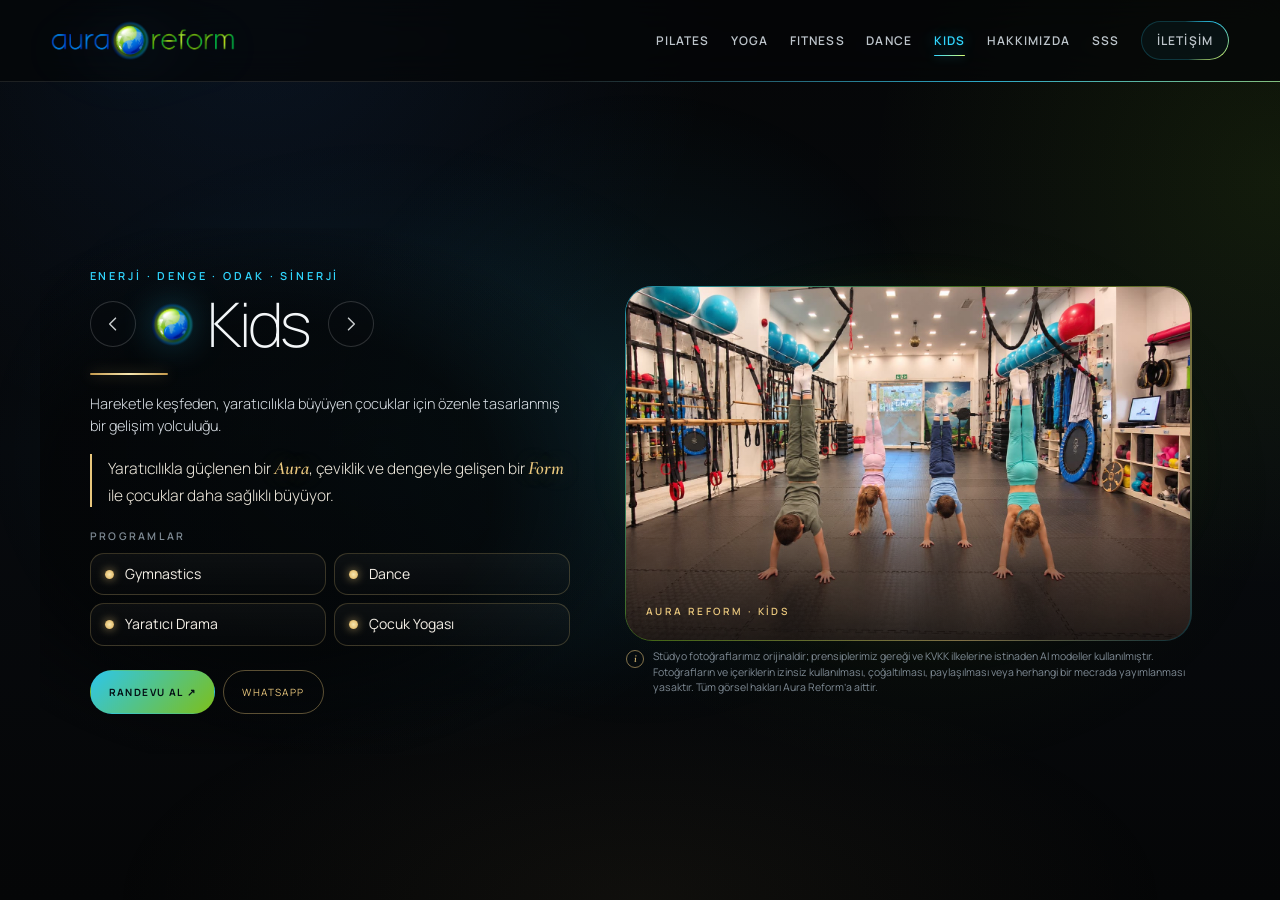
<file: kids.html>
<!doctype html>
<html lang="tr">
<head>
  <meta charset="utf-8">
  <meta name="viewport" content="width=device-width,initial-scale=1,viewport-fit=cover">
  <meta name="theme-color" content="#050607">
  <meta name="description" content="Aura Reform Kids: Gymnastics, Dance, Yaratıcı Drama ve Çocuk Yogası ile çocuklar için gelişim yolculuğu.">
  <title>Kids | Aura Reform</title>
  <link rel="preconnect" href="https://fonts.googleapis.com">
  <link rel="preconnect" href="https://fonts.gstatic.com" crossorigin>
  <link rel="stylesheet" href="https://fonts.googleapis.com/css2?family=Cormorant+Garamond:ital,wght@0,500;0,600;0,700;1,500;1,600&family=Manrope:wght@200;300;400;500;600;700&display=swap">
  <link rel="stylesheet" href="styles.css">
</head>
<body class="branch-page">
  <header class="site-header">
  <a class="brand" href="index.html" aria-label="Aura Reform ana sayfa"><img src="assets/logoMain.png" alt="Aura Reform logosu"></a>
  <nav class="desktop-nav" aria-label="Ana menü"><a href="pilates.html">PILATES</a><a href="yoga.html">YOGA</a><a href="fitness.html">FITNESS</a><a href="dance.html">DANCE</a><a aria-current="page" href="kids.html">KIDS</a><a href="trainer.html">HAKKIMIZDA</a><a href="faq.html">SSS</a><a class="nav-cta" href="contact.html">İLETİŞİM</a></nav>
  <button class="menu-toggle" type="button" aria-label="Menüyü aç" aria-expanded="false"><span></span></button>
</header>
<nav class="mobile-menu" aria-label="Mobil menü"><a href="pilates.html">PILATES</a><a href="yoga.html">YOGA</a><a href="fitness.html">FITNESS</a><a href="dance.html">DANCE</a><a aria-current="page" href="kids.html">KIDS</a><a href="trainer.html">HAKKIMIZDA</a><a href="faq.html">SSS</a><a href="contact.html">İLETİŞİM</a></nav>
  <main class="branch-screen" data-spotlight>
    <div class="branch-bg" aria-hidden="true">
      <div class="branch-glow"></div>
      <!-- Ortadan iki yana yavaşça kayan dikey aura dalgaları + süzülen küçük ışık topları
           (yalnızca CSS kayma/saydamlık; canvas ve her karede çalışan JS yok) -->
      <div class="page-waves">
        <div class="wave-side wave-left"><span></span><span></span><span></span></div>
        <div class="wave-side wave-right"><span></span><span></span><span></span></div>
        <div class="page-motes">
          <span style="--x:4%;  --y:88%; --dx:-2vw; --t:22s; --dl:-3s"></span>
          <span style="--x:9%;  --y:70%; --dx:-3vw; --t:26s; --dl:-14s"></span>
          <span style="--x:14%; --y:95%; --dx:-4vw; --t:19s; --dl:-8s"></span>
          <span style="--x:6%;  --y:55%; --dx:-2vw; --t:24s; --dl:-19s"></span>
          <span style="--x:12%; --y:80%; --dx:-3vw; --t:21s; --dl:-1s"></span>
          <span style="--x:17%; --y:62%; --dx:-5vw; --t:25s; --dl:-11s"></span>
          <span style="--x:3%;  --y:98%; --dx:-1vw; --t:20s; --dl:-16s"></span>
          <span style="--x:96%; --y:86%; --dx:2vw;  --t:23s; --dl:-6s"></span>
          <span style="--x:91%; --y:68%; --dx:3vw;  --t:20s; --dl:-17s"></span>
          <span style="--x:86%; --y:96%; --dx:4vw;  --t:26s; --dl:-2s"></span>
          <span style="--x:94%; --y:58%; --dx:2vw;  --t:22s; --dl:-12s"></span>
          <span style="--x:88%; --y:78%; --dx:3vw;  --t:19s; --dl:-9s"></span>
          <span style="--x:83%; --y:64%; --dx:5vw;  --t:24s; --dl:-21s"></span>
          <span style="--x:97%; --y:99%; --dx:1vw;  --t:21s; --dl:-5s"></span>
        </div>
      </div>
      <div class="hero-spotlight"></div>
    </div>

    <div class="branch-layout">
      <section class="branch-copy" aria-labelledby="branch-title">
        <div class="branch-kicker" data-anim="fade-up" style="--d:.15s">Enerji · Denge · Odak · Sinerji</div>
        <div class="branch-head" data-anim="fade-up" style="--d:.25s">
          <a class="branch-step" href="index.html" aria-label="Önceki: Ana sayfa" title="Ana sayfa"><svg viewBox="0 0 24 24" aria-hidden="true"><path d="M15 5l-7 7 7 7"/></svg></a>
          <h1 class="branch-title" id="branch-title"><img class="branch-globe" src="assets/earthLogo.png" alt=""><span>Kids</span></h1>
          <a class="branch-step" href="trainer.html" aria-label="Sonraki: Hakkımızda" title="Hakkımızda"><svg viewBox="0 0 24 24" aria-hidden="true"><path d="M9 5l7 7-7 7"/></svg></a>
        </div>
        <span class="gold-rule" data-anim="line" style="--d:.5s"></span>
        <div class="branch-text">
          <p data-anim="fade-up" style="--d:0.55s">Hareketle keşfeden, yaratıcılıkla büyüyen çocuklar için özenle tasarlanmış bir gelişim yolculuğu.</p>
          <p class="branch-aura" data-anim="fade-up" style="--d:0.65s">Yaratıcılıkla güçlenen bir <em>Aura</em>, çeviklik ve dengeyle gelişen bir <em>Form</em> ile çocuklar daha sağlıklı büyüyor.</p>
        </div>
        <div class="branch-programs">
          <div class="branch-label" data-anim="fade-up" style="--d:0.75s">Programlar</div>
          <ul class="program-pills">
            <li><span>Gymnastics</span></li>
            <li><span>Dance</span></li>
            <li><span>Yaratıcı Drama</span></li>
            <li><span>Çocuk Yogası</span></li>
          </ul>
        </div>
        <div class="page-actions branch-actions" data-anim="fade-up" style="--d:0.95s">
          <a class="btn btn-primary" href="contact.html">Randevu al ↗</a>
          <a class="btn btn-ghost" href="https://wa.me/905428957093" target="_blank" rel="noopener">WhatsApp</a>
        </div>
      </section>

      <section class="branch-gallery" aria-label="Kids fotoğrafları" data-branch-gallery data-anim="fade-up" style="--d:.35s">
        <div class="bg-frame">
          <div class="bg-viewport">
            <figure class="bg-slide is-active"><img src="assets/gallery/kids/kids-01.jpg" alt="Aura Reform stüdyosunda kids — fotoğraf 1" decoding="async" draggable="false" fetchpriority="high"></figure>
            <figure class="bg-slide"><img src="assets/gallery/kids/kids-02.jpg" alt="Aura Reform stüdyosunda kids — fotoğraf 2" decoding="async" draggable="false"></figure>
            <figure class="bg-slide"><img src="assets/gallery/kids/kids-03.jpg" alt="Aura Reform stüdyosunda kids — fotoğraf 3" decoding="async" draggable="false"></figure>
            <figure class="bg-slide"><img src="assets/gallery/kids/kids-04.jpg" alt="Aura Reform stüdyosunda kids — fotoğraf 4" decoding="async" draggable="false"></figure>
            <figure class="bg-slide"><img src="assets/gallery/kids/kids-05.jpg" alt="Aura Reform stüdyosunda kids — fotoğraf 5" decoding="async" draggable="false"></figure>
            <figure class="bg-slide"><img src="assets/gallery/kids/kids-06.jpg" alt="Aura Reform stüdyosunda kids — fotoğraf 6" decoding="async" draggable="false"></figure>
            <figure class="bg-slide"><img src="assets/gallery/kids/kids-07.jpg" alt="Aura Reform stüdyosunda kids — fotoğraf 7" decoding="async" draggable="false"></figure>
            <figure class="bg-slide"><img src="assets/gallery/kids/kids-08.jpg" alt="Aura Reform stüdyosunda kids — fotoğraf 8" decoding="async" draggable="false"></figure>
            <figure class="bg-slide"><img src="assets/gallery/kids/kids-09.jpg" alt="Aura Reform stüdyosunda kids — fotoğraf 9" decoding="async" draggable="false"></figure>
            <figure class="bg-slide"><img src="assets/gallery/kids/kids-10.jpg" alt="Aura Reform stüdyosunda kids — fotoğraf 10" decoding="async" draggable="false"></figure>
            <figure class="bg-slide"><img src="assets/gallery/kids/kids-11.jpg" alt="Aura Reform stüdyosunda kids — fotoğraf 11" decoding="async" draggable="false"></figure>
            <figure class="bg-slide"><img src="assets/gallery/kids/kids-12.jpg" alt="Aura Reform stüdyosunda kids — fotoğraf 12" decoding="async" draggable="false"></figure>
            <figure class="bg-slide"><img src="assets/gallery/kids/kids-13.jpg" alt="Aura Reform stüdyosunda kids — fotoğraf 13" decoding="async" draggable="false"></figure>
            <figure class="bg-slide"><img src="assets/gallery/kids/kids-14.jpg" alt="Aura Reform stüdyosunda kids — fotoğraf 14" decoding="async" draggable="false"></figure>
          </div>
          <div class="bg-meta"><small>Aura Reform · Kids</small></div>
        </div>
        <p class="bg-note">Stüdyo fotoğraflarımız orijinaldir; prensiplerimiz gereği ve KVKK ilkelerine istinaden AI modeller kullanılmıştır. Fotoğrafların ve içeriklerin izinsiz kullanılması, çoğaltılması, paylaşılması veya herhangi bir mecrada yayımlanması yasaktır. Tüm görsel hakları Aura Reform’a aittir.</p>
      </section>
    </div>
  </main>
  <script src="script.js"></script>
</body>
</html>
</file>
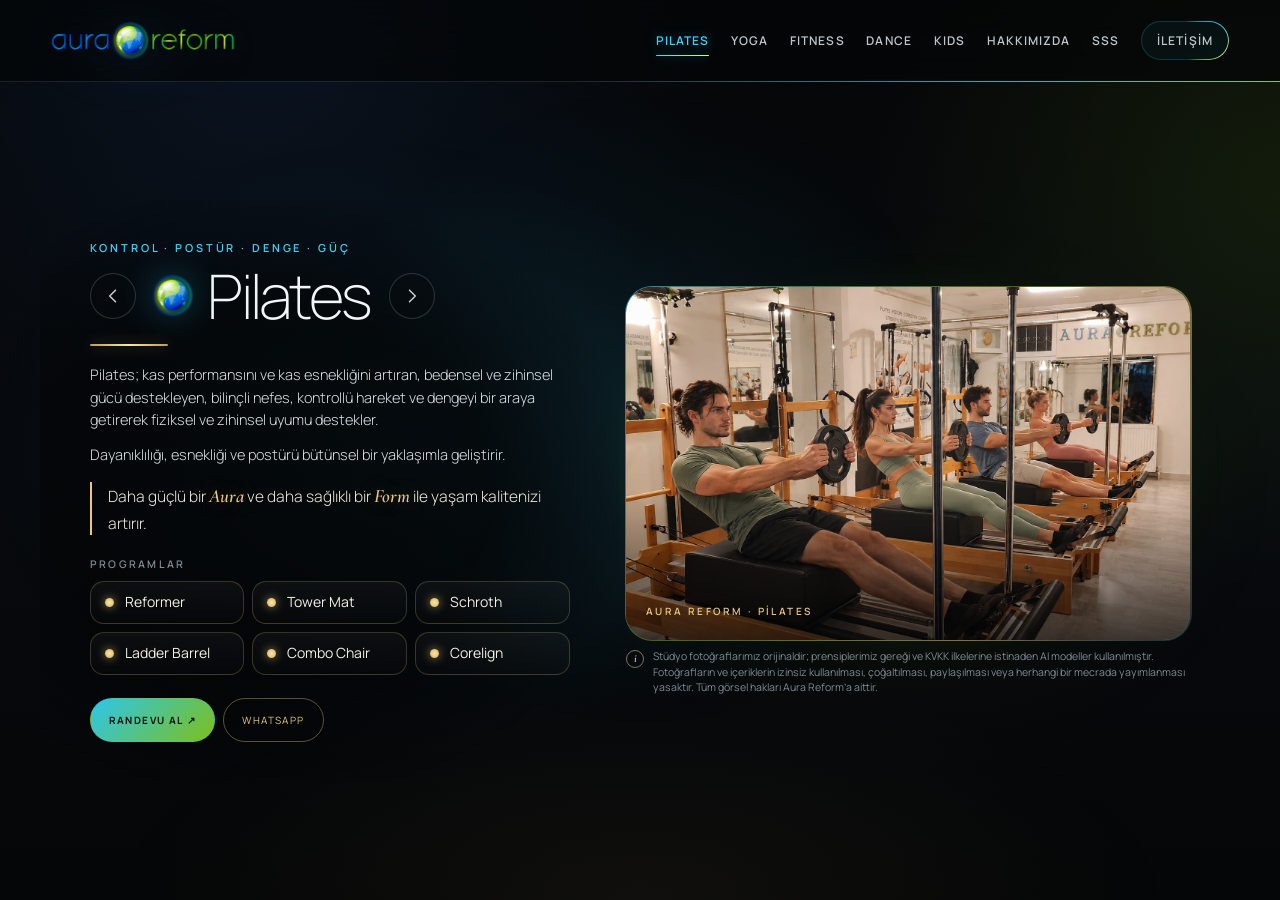
<file: pilates.html>
<!doctype html>
<html lang="tr">
<head>
  <meta charset="utf-8">
  <meta name="viewport" content="width=device-width,initial-scale=1,viewport-fit=cover">
  <meta name="theme-color" content="#050607">
  <meta name="description" content="Aura Reform Pilates: Reformer, Tower Mat, Schroth, Ladder Barrel, Combo Chair ve Corelign programları.">
  <title>Pilates | Aura Reform</title>
  <link rel="preconnect" href="https://fonts.googleapis.com">
  <link rel="preconnect" href="https://fonts.gstatic.com" crossorigin>
  <link rel="stylesheet" href="https://fonts.googleapis.com/css2?family=Cormorant+Garamond:ital,wght@0,500;0,600;0,700;1,500;1,600&family=Manrope:wght@200;300;400;500;600;700&display=swap">
  <link rel="stylesheet" href="styles.css">
</head>
<body class="branch-page">
  <header class="site-header">
  <a class="brand" href="index.html" aria-label="Aura Reform ana sayfa"><img src="assets/logoMain.png" alt="Aura Reform logosu"></a>
  <nav class="desktop-nav" aria-label="Ana menü"><a aria-current="page" href="pilates.html">PILATES</a><a href="yoga.html">YOGA</a><a href="fitness.html">FITNESS</a><a href="dance.html">DANCE</a><a href="kids.html">KIDS</a><a href="trainer.html">HAKKIMIZDA</a><a href="faq.html">SSS</a><a class="nav-cta" href="contact.html">İLETİŞİM</a></nav>
  <button class="menu-toggle" type="button" aria-label="Menüyü aç" aria-expanded="false"><span></span></button>
</header>
<nav class="mobile-menu" aria-label="Mobil menü"><a aria-current="page" href="pilates.html">PILATES</a><a href="yoga.html">YOGA</a><a href="fitness.html">FITNESS</a><a href="dance.html">DANCE</a><a href="kids.html">KIDS</a><a href="trainer.html">HAKKIMIZDA</a><a href="faq.html">SSS</a><a href="contact.html">İLETİŞİM</a></nav>
  <main class="branch-screen" data-spotlight>
    <div class="branch-bg" aria-hidden="true">
      <div class="branch-glow"></div>
      <!-- Ortadan iki yana yavaşça kayan dikey aura dalgaları + süzülen küçük ışık topları
           (yalnızca CSS kayma/saydamlık; canvas ve her karede çalışan JS yok) -->
      <div class="page-waves">
        <div class="wave-side wave-left"><span></span><span></span><span></span></div>
        <div class="wave-side wave-right"><span></span><span></span><span></span></div>
        <div class="page-motes">
          <span style="--x:4%;  --y:88%; --dx:-2vw; --t:22s; --dl:-3s"></span>
          <span style="--x:9%;  --y:70%; --dx:-3vw; --t:26s; --dl:-14s"></span>
          <span style="--x:14%; --y:95%; --dx:-4vw; --t:19s; --dl:-8s"></span>
          <span style="--x:6%;  --y:55%; --dx:-2vw; --t:24s; --dl:-19s"></span>
          <span style="--x:12%; --y:80%; --dx:-3vw; --t:21s; --dl:-1s"></span>
          <span style="--x:17%; --y:62%; --dx:-5vw; --t:25s; --dl:-11s"></span>
          <span style="--x:3%;  --y:98%; --dx:-1vw; --t:20s; --dl:-16s"></span>
          <span style="--x:96%; --y:86%; --dx:2vw;  --t:23s; --dl:-6s"></span>
          <span style="--x:91%; --y:68%; --dx:3vw;  --t:20s; --dl:-17s"></span>
          <span style="--x:86%; --y:96%; --dx:4vw;  --t:26s; --dl:-2s"></span>
          <span style="--x:94%; --y:58%; --dx:2vw;  --t:22s; --dl:-12s"></span>
          <span style="--x:88%; --y:78%; --dx:3vw;  --t:19s; --dl:-9s"></span>
          <span style="--x:83%; --y:64%; --dx:5vw;  --t:24s; --dl:-21s"></span>
          <span style="--x:97%; --y:99%; --dx:1vw;  --t:21s; --dl:-5s"></span>
        </div>
      </div>
      <div class="hero-spotlight"></div>
    </div>

    <div class="branch-layout">
      <section class="branch-copy" aria-labelledby="branch-title">
        <div class="branch-kicker" data-anim="fade-up" style="--d:.15s">Kontrol · Postür · Denge · Güç</div>
        <div class="branch-head" data-anim="fade-up" style="--d:.25s">
          <a class="branch-step" href="index.html" aria-label="Önceki: Ana sayfa" title="Ana sayfa"><svg viewBox="0 0 24 24" aria-hidden="true"><path d="M15 5l-7 7 7 7"/></svg></a>
          <h1 class="branch-title" id="branch-title"><img class="branch-globe" src="assets/earthLogo.png" alt=""><span>Pilates</span></h1>
          <a class="branch-step" href="yoga.html" aria-label="Sonraki: Yoga" title="Yoga"><svg viewBox="0 0 24 24" aria-hidden="true"><path d="M9 5l7 7-7 7"/></svg></a>
        </div>
        <span class="gold-rule" data-anim="line" style="--d:.5s"></span>
        <div class="branch-text">
          <p data-anim="fade-up" style="--d:0.55s">Pilates; kas performansını ve kas esnekliğini artıran, bedensel ve zihinsel gücü destekleyen, bilinçli nefes, kontrollü hareket ve dengeyi bir araya getirerek fiziksel ve zihinsel uyumu destekler.</p>
          <p data-anim="fade-up" style="--d:0.65s">Dayanıklılığı, esnekliği ve postürü bütünsel bir yaklaşımla geliştirir.</p>
          <p class="branch-aura" data-anim="fade-up" style="--d:0.75s">Daha güçlü bir <em>Aura</em> ve daha sağlıklı bir <em>Form</em> ile yaşam kalitenizi artırır.</p>
        </div>
        <div class="branch-programs">
          <div class="branch-label" data-anim="fade-up" style="--d:0.85s">Programlar</div>
          <ul class="program-pills is-six">
            <li><span>Reformer</span></li>
            <li><span>Tower Mat</span></li>
            <li><span>Schroth</span></li>
            <li><span>Ladder Barrel</span></li>
            <li><span>Combo Chair</span></li>
            <li><span>Corelign</span></li>
          </ul>
        </div>
        <div class="page-actions branch-actions" data-anim="fade-up" style="--d:1.05s">
          <a class="btn btn-primary" href="contact.html">Randevu al ↗</a>
          <a class="btn btn-ghost" href="https://wa.me/905428957093" target="_blank" rel="noopener">WhatsApp</a>
        </div>
      </section>

      <section class="branch-gallery" aria-label="Pilates fotoğrafları" data-branch-gallery data-anim="fade-up" style="--d:.35s">
        <div class="bg-frame">
          <div class="bg-viewport">
            <figure class="bg-slide is-active"><img src="assets/gallery/pilates/pilates-01.jpg" alt="Aura Reform stüdyosunda pilates — fotoğraf 1" decoding="async" draggable="false" fetchpriority="high"></figure>
            <figure class="bg-slide"><img src="assets/gallery/pilates/pilates-02.jpg" alt="Aura Reform stüdyosunda pilates — fotoğraf 2" decoding="async" draggable="false"></figure>
            <figure class="bg-slide"><img src="assets/gallery/pilates/pilates-03.jpg" alt="Aura Reform stüdyosunda pilates — fotoğraf 3" decoding="async" draggable="false"></figure>
            <figure class="bg-slide"><img src="assets/gallery/pilates/pilates-04.jpg" alt="Aura Reform stüdyosunda pilates — fotoğraf 4" decoding="async" draggable="false"></figure>
            <figure class="bg-slide"><img src="assets/gallery/pilates/pilates-05.jpg" alt="Aura Reform stüdyosunda pilates — fotoğraf 5" decoding="async" draggable="false"></figure>
            <figure class="bg-slide"><img src="assets/gallery/pilates/pilates-06.jpg" alt="Aura Reform stüdyosunda pilates — fotoğraf 6" decoding="async" draggable="false"></figure>
            <figure class="bg-slide"><img src="assets/gallery/pilates/pilates-07.jpg" alt="Aura Reform stüdyosunda pilates — fotoğraf 7" decoding="async" draggable="false"></figure>
          </div>
          <div class="bg-meta"><small>Aura Reform · Pilates</small></div>
        </div>
        <p class="bg-note">Stüdyo fotoğraflarımız orijinaldir; prensiplerimiz gereği ve KVKK ilkelerine istinaden AI modeller kullanılmıştır. Fotoğrafların ve içeriklerin izinsiz kullanılması, çoğaltılması, paylaşılması veya herhangi bir mecrada yayımlanması yasaktır. Tüm görsel hakları Aura Reform’a aittir.</p>
      </section>
    </div>
  </main>
  <script src="script.js"></script>
</body>
</html>
</file>
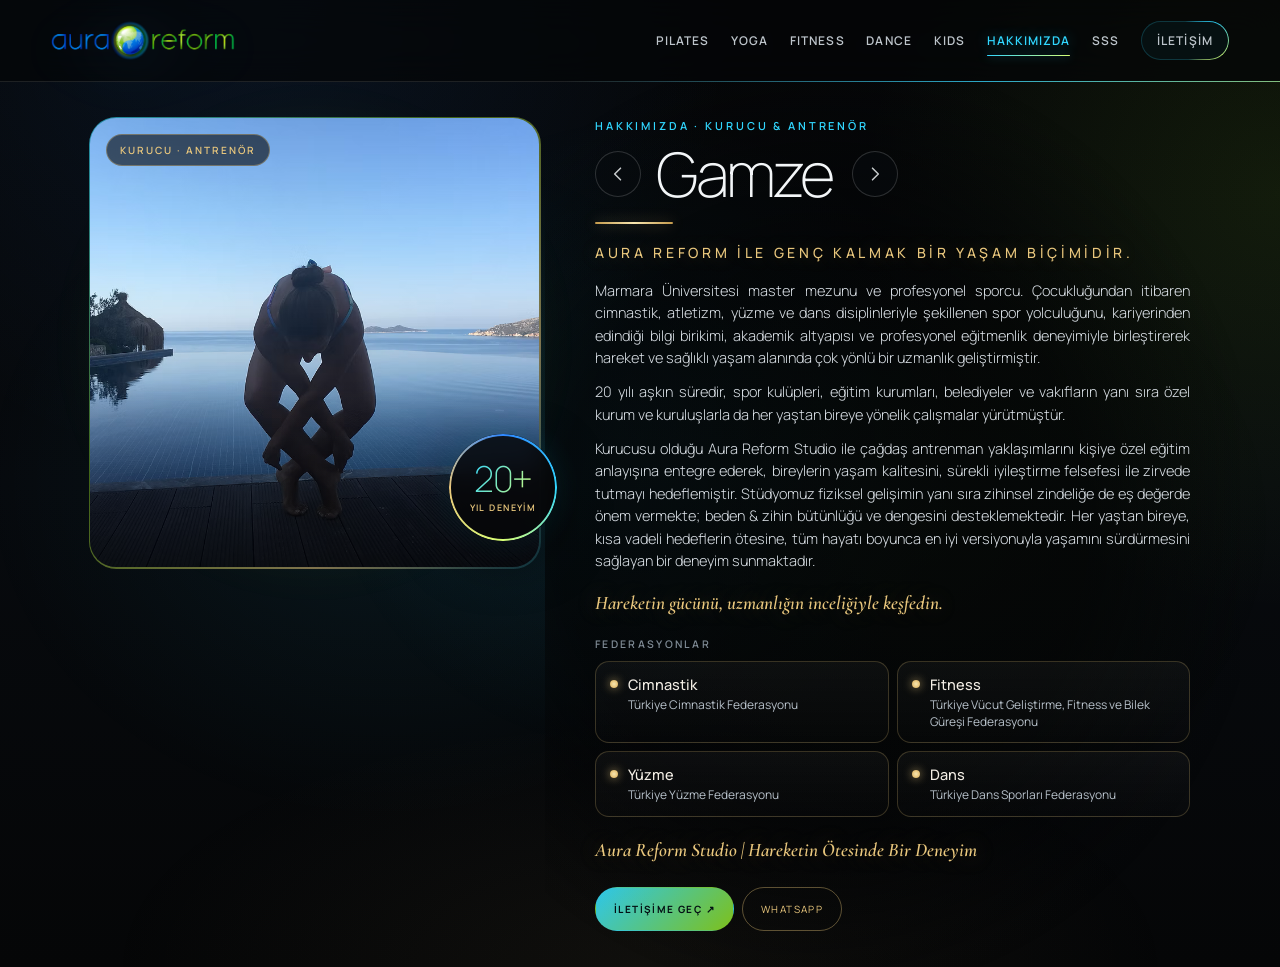
<file: trainer.html>
<!doctype html>
<html lang="tr">
<head>
  <meta charset="utf-8">
  <meta name="viewport" content="width=device-width,initial-scale=1,viewport-fit=cover">
  <meta name="theme-color" content="#050607">
  <meta name="description" content="Aura Reform Studio kurucusu ve antrenörü Gamze: 20 yılı aşkın deneyim, millî sporcu geçmişi ve federasyon belgeleri.">
  <title>Hakkımızda | Aura Reform</title>
  <link rel="preconnect" href="https://fonts.googleapis.com">
  <link rel="preconnect" href="https://fonts.gstatic.com" crossorigin>
  <link rel="stylesheet" href="https://fonts.googleapis.com/css2?family=Cormorant+Garamond:ital,wght@0,500;0,600;0,700;1,500;1,600&family=Manrope:wght@200;300;400;500;600;700&display=swap">
  <link rel="stylesheet" href="styles.css">
</head>
<body class="branch-page about-page">
  <header class="site-header">
  <a class="brand" href="index.html" aria-label="Aura Reform ana sayfa"><img src="assets/logoMain.png" alt="Aura Reform logosu"></a>
  <nav class="desktop-nav" aria-label="Ana menü"><a href="pilates.html">PILATES</a><a href="yoga.html">YOGA</a><a href="fitness.html">FITNESS</a><a href="dance.html">DANCE</a><a href="kids.html">KIDS</a><a aria-current="page" href="trainer.html">HAKKIMIZDA</a><a href="faq.html">SSS</a><a class="nav-cta" href="contact.html">İLETİŞİM</a></nav>
  <button class="menu-toggle" type="button" aria-label="Menüyü aç" aria-expanded="false"><span></span></button>
</header>
<nav class="mobile-menu" aria-label="Mobil menü"><a href="pilates.html">PILATES</a><a href="yoga.html">YOGA</a><a href="fitness.html">FITNESS</a><a href="dance.html">DANCE</a><a href="kids.html">KIDS</a><a aria-current="page" href="trainer.html">HAKKIMIZDA</a><a href="faq.html">SSS</a><a href="contact.html">İLETİŞİM</a></nav>
  <main class="branch-screen" data-spotlight>
    <div class="branch-bg" aria-hidden="true">
      <div class="branch-glow"></div>
      <!-- Ortadan iki yana yavaşça kayan dikey aura dalgaları + süzülen küçük ışık topları
           (yalnızca CSS kayma/saydamlık; canvas ve her karede çalışan JS yok) -->
      <div class="page-waves">
        <div class="wave-side wave-left"><span></span><span></span><span></span></div>
        <div class="wave-side wave-right"><span></span><span></span><span></span></div>
        <div class="page-motes">
          <span style="--x:4%;  --y:88%; --dx:-2vw; --t:22s; --dl:-3s"></span>
          <span style="--x:9%;  --y:70%; --dx:-3vw; --t:26s; --dl:-14s"></span>
          <span style="--x:14%; --y:95%; --dx:-4vw; --t:19s; --dl:-8s"></span>
          <span style="--x:6%;  --y:55%; --dx:-2vw; --t:24s; --dl:-19s"></span>
          <span style="--x:12%; --y:80%; --dx:-3vw; --t:21s; --dl:-1s"></span>
          <span style="--x:17%; --y:62%; --dx:-5vw; --t:25s; --dl:-11s"></span>
          <span style="--x:3%;  --y:98%; --dx:-1vw; --t:20s; --dl:-16s"></span>
          <span style="--x:96%; --y:86%; --dx:2vw;  --t:23s; --dl:-6s"></span>
          <span style="--x:91%; --y:68%; --dx:3vw;  --t:20s; --dl:-17s"></span>
          <span style="--x:86%; --y:96%; --dx:4vw;  --t:26s; --dl:-2s"></span>
          <span style="--x:94%; --y:58%; --dx:2vw;  --t:22s; --dl:-12s"></span>
          <span style="--x:88%; --y:78%; --dx:3vw;  --t:19s; --dl:-9s"></span>
          <span style="--x:83%; --y:64%; --dx:5vw;  --t:24s; --dl:-21s"></span>
          <span style="--x:97%; --y:99%; --dx:1vw;  --t:21s; --dl:-5s"></span>
        </div>
      </div>
      <div class="hero-spotlight"></div>
    </div>

    <div class="branch-layout about-layout">
      <div class="about-visual" data-anim="fade-up" style="--d:.2s">
        <div class="bg-frame about-frame" data-tilt>
          <div class="bg-viewport">
            <img src="assets/gamze.png" alt="Gamze — Aura Reform Studio kurucusu ve antrenörü" fetchpriority="high">
          </div>
          <span class="about-chip">Kurucu · Antrenör</span>
        </div>
        <div class="about-badge"><strong><span data-count="20">20</span>+</strong><small>Yıl deneyim</small></div>
      </div>

      <section class="branch-copy" aria-labelledby="about-title">
        <div class="branch-kicker" data-anim="fade-up" style="--d:.15s">Hakkımızda · Kurucu &amp; Antrenör</div>
        <div class="branch-head" data-anim="fade-up" style="--d:.25s">
          <a class="branch-step" href="index.html" aria-label="Önceki: Ana sayfa" title="Ana sayfa"><svg viewBox="0 0 24 24" aria-hidden="true"><path d="M15 5l-7 7 7 7"/></svg></a>
          <h1 class="branch-title" id="about-title"><span>Gamze</span></h1>
          <a class="branch-step" href="faq.html" aria-label="Sonraki: SSS" title="SSS"><svg viewBox="0 0 24 24" aria-hidden="true"><path d="M9 5l7 7-7 7"/></svg></a>
        </div>
        <span class="gold-rule" data-anim="line" style="--d:.5s"></span>
        <span class="signature-line about-tagline about-tagline-top" data-anim="fade-up" style="--d:.52s">AURA REFORM İLE GENÇ KALMAK BİR YAŞAM BİÇİMİDİR.</span>
        <div class="branch-text about-bio">
          <p data-anim="fade-up" style="--d:.55s">Marmara Üniversitesi master mezunu ve profesyonel sporcu. Çocukluğundan itibaren cimnastik, atletizm, yüzme ve dans disiplinleriyle şekillenen spor yolculuğunu, kariyerinden edindiği bilgi birikimi, akademik altyapısı ve profesyonel eğitmenlik deneyimiyle birleştirerek hareket ve sağlıklı yaşam alanında çok yönlü bir uzmanlık geliştirmiştir.</p>
          <p data-anim="fade-up" style="--d:.62s">20 yılı aşkın süredir, spor kulüpleri, eğitim kurumları, belediyeler ve vakıfların yanı sıra özel kurum ve kuruluşlarla da her yaştan bireye yönelik çalışmalar yürütmüştür.</p>
          <p data-anim="fade-up" style="--d:.69s">Kurucusu olduğu Aura Reform Studio ile çağdaş antrenman yaklaşımlarını kişiye özel eğitim anlayışına entegre ederek, bireylerin yaşam kalitesini, sürekli iyileştirme felsefesi ile zirvede tutmayı hedeflemiştir. Stüdyomuz fiziksel gelişimin yanı sıra zihinsel zindeliğe de eş değerde önem vermekte; beden &amp; zihin bütünlüğü ve dengesini desteklemektedir. Her yaştan bireye, kısa vadeli hedeflerin ötesine, tüm hayatı boyunca en iyi versiyonuyla yaşamını sürdürmesini sağlayan bir deneyim sunmaktadır.</p>
        </div>
        <p class="about-quote" data-anim="fade-up" style="--d:.84s">Hareketin gücünü, uzmanlığın inceliğiyle keşfedin.</p>
        <div class="branch-programs">
          <div class="branch-label" data-anim="fade-up" style="--d:.9s">Federasyonlar</div>
          <ul class="cred-grid">
            <li data-anim="pop" style="--d:.95s"><strong>Cimnastik</strong><small>Türkiye Cimnastik Federasyonu</small></li>
            <li data-anim="pop" style="--d:1.0s"><strong>Fitness</strong><small>Türkiye Vücut Geliştirme, Fitness ve Bilek Güreşi Federasyonu</small></li>
            <li data-anim="pop" style="--d:1.05s"><strong>Yüzme</strong><small>Türkiye Yüzme Federasyonu</small></li>
            <li data-anim="pop" style="--d:1.1s"><strong>Dans</strong><small>Türkiye Dans Sporları Federasyonu</small></li>
          </ul>
        </div>
        <p class="about-quote" data-anim="fade-up" style="--d:1.2s">Aura Reform Studio | Hareketin Ötesinde Bir Deneyim</p>
        <div class="page-actions branch-actions" data-anim="fade-up" style="--d:1.3s">
          <a class="btn btn-primary" href="contact.html">İletişime geç ↗</a>
          <a class="btn btn-ghost" href="https://wa.me/905428957093" target="_blank" rel="noopener">WhatsApp</a>
        </div>
      </section>
    </div>
  </main>
  <script src="script.js"></script>
</body>
</html>
</file>
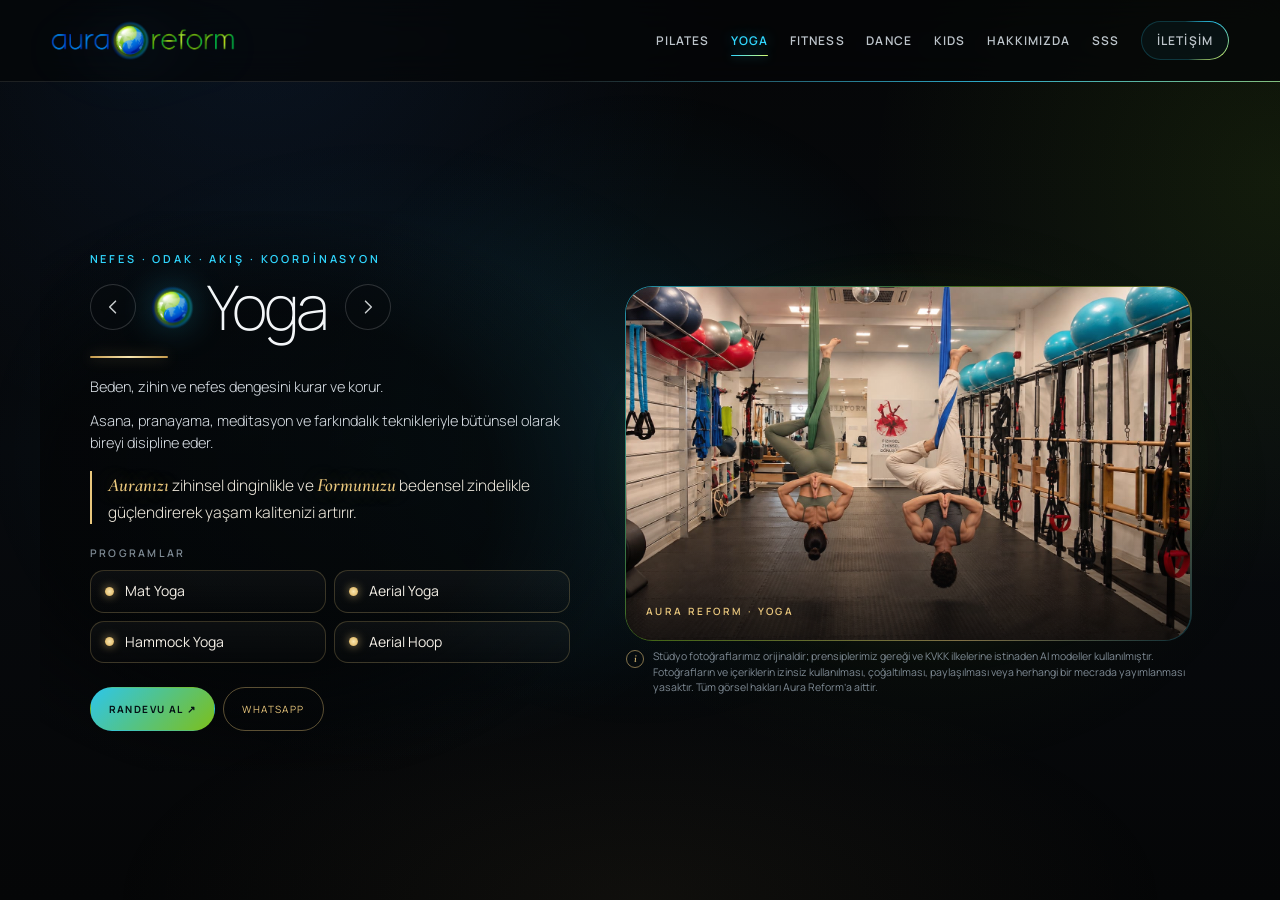
<file: yoga.html>
<!doctype html>
<html lang="tr">
<head>
  <meta charset="utf-8">
  <meta name="viewport" content="width=device-width,initial-scale=1,viewport-fit=cover">
  <meta name="theme-color" content="#050607">
  <meta name="description" content="Aura Reform Yoga: Mat Yoga, Aerial Yoga, Hammock Yoga ve Aerial Hoop programları.">
  <title>Yoga | Aura Reform</title>
  <link rel="preconnect" href="https://fonts.googleapis.com">
  <link rel="preconnect" href="https://fonts.gstatic.com" crossorigin>
  <link rel="stylesheet" href="https://fonts.googleapis.com/css2?family=Cormorant+Garamond:ital,wght@0,500;0,600;0,700;1,500;1,600&family=Manrope:wght@200;300;400;500;600;700&display=swap">
  <link rel="stylesheet" href="styles.css">
</head>
<body class="branch-page">
  <header class="site-header">
  <a class="brand" href="index.html" aria-label="Aura Reform ana sayfa"><img src="assets/logoMain.png" alt="Aura Reform logosu"></a>
  <nav class="desktop-nav" aria-label="Ana menü"><a href="pilates.html">PILATES</a><a aria-current="page" href="yoga.html">YOGA</a><a href="fitness.html">FITNESS</a><a href="dance.html">DANCE</a><a href="kids.html">KIDS</a><a href="trainer.html">HAKKIMIZDA</a><a href="faq.html">SSS</a><a class="nav-cta" href="contact.html">İLETİŞİM</a></nav>
  <button class="menu-toggle" type="button" aria-label="Menüyü aç" aria-expanded="false"><span></span></button>
</header>
<nav class="mobile-menu" aria-label="Mobil menü"><a href="pilates.html">PILATES</a><a aria-current="page" href="yoga.html">YOGA</a><a href="fitness.html">FITNESS</a><a href="dance.html">DANCE</a><a href="kids.html">KIDS</a><a href="trainer.html">HAKKIMIZDA</a><a href="faq.html">SSS</a><a href="contact.html">İLETİŞİM</a></nav>
  <main class="branch-screen" data-spotlight>
    <div class="branch-bg" aria-hidden="true">
      <div class="branch-glow"></div>
      <!-- Ortadan iki yana yavaşça kayan dikey aura dalgaları + süzülen küçük ışık topları
           (yalnızca CSS kayma/saydamlık; canvas ve her karede çalışan JS yok) -->
      <div class="page-waves">
        <div class="wave-side wave-left"><span></span><span></span><span></span></div>
        <div class="wave-side wave-right"><span></span><span></span><span></span></div>
        <div class="page-motes">
          <span style="--x:4%;  --y:88%; --dx:-2vw; --t:22s; --dl:-3s"></span>
          <span style="--x:9%;  --y:70%; --dx:-3vw; --t:26s; --dl:-14s"></span>
          <span style="--x:14%; --y:95%; --dx:-4vw; --t:19s; --dl:-8s"></span>
          <span style="--x:6%;  --y:55%; --dx:-2vw; --t:24s; --dl:-19s"></span>
          <span style="--x:12%; --y:80%; --dx:-3vw; --t:21s; --dl:-1s"></span>
          <span style="--x:17%; --y:62%; --dx:-5vw; --t:25s; --dl:-11s"></span>
          <span style="--x:3%;  --y:98%; --dx:-1vw; --t:20s; --dl:-16s"></span>
          <span style="--x:96%; --y:86%; --dx:2vw;  --t:23s; --dl:-6s"></span>
          <span style="--x:91%; --y:68%; --dx:3vw;  --t:20s; --dl:-17s"></span>
          <span style="--x:86%; --y:96%; --dx:4vw;  --t:26s; --dl:-2s"></span>
          <span style="--x:94%; --y:58%; --dx:2vw;  --t:22s; --dl:-12s"></span>
          <span style="--x:88%; --y:78%; --dx:3vw;  --t:19s; --dl:-9s"></span>
          <span style="--x:83%; --y:64%; --dx:5vw;  --t:24s; --dl:-21s"></span>
          <span style="--x:97%; --y:99%; --dx:1vw;  --t:21s; --dl:-5s"></span>
        </div>
      </div>
      <div class="hero-spotlight"></div>
    </div>

    <div class="branch-layout">
      <section class="branch-copy" aria-labelledby="branch-title">
        <div class="branch-kicker" data-anim="fade-up" style="--d:.15s">Nefes · Odak · Akış · Koordinasyon</div>
        <div class="branch-head" data-anim="fade-up" style="--d:.25s">
          <a class="branch-step" href="index.html" aria-label="Önceki: Ana sayfa" title="Ana sayfa"><svg viewBox="0 0 24 24" aria-hidden="true"><path d="M15 5l-7 7 7 7"/></svg></a>
          <h1 class="branch-title" id="branch-title"><img class="branch-globe" src="assets/earthLogo.png" alt=""><span>Yoga</span></h1>
          <a class="branch-step" href="fitness.html" aria-label="Sonraki: Fitness" title="Fitness"><svg viewBox="0 0 24 24" aria-hidden="true"><path d="M9 5l7 7-7 7"/></svg></a>
        </div>
        <span class="gold-rule" data-anim="line" style="--d:.5s"></span>
        <div class="branch-text">
          <p data-anim="fade-up" style="--d:0.55s">Beden, zihin ve nefes dengesini kurar ve korur.</p>
          <p data-anim="fade-up" style="--d:0.65s">Asana, pranayama, meditasyon ve farkındalık teknikleriyle bütünsel olarak bireyi disipline eder.</p>
          <p class="branch-aura" data-anim="fade-up" style="--d:0.75s"><em>Auranızı</em> zihinsel dinginlikle ve <em>Formunuzu</em> bedensel zindelikle güçlendirerek yaşam kalitenizi artırır.</p>
        </div>
        <div class="branch-programs">
          <div class="branch-label" data-anim="fade-up" style="--d:0.85s">Programlar</div>
          <ul class="program-pills">
            <li><span>Mat Yoga</span></li>
            <li><span>Aerial Yoga</span></li>
            <li><span>Hammock Yoga</span></li>
            <li><span>Aerial Hoop</span></li>
          </ul>
        </div>
        <div class="page-actions branch-actions" data-anim="fade-up" style="--d:1.05s">
          <a class="btn btn-primary" href="contact.html">Randevu al ↗</a>
          <a class="btn btn-ghost" href="https://wa.me/905428957093" target="_blank" rel="noopener">WhatsApp</a>
        </div>
      </section>

      <section class="branch-gallery" aria-label="Yoga fotoğrafları" data-branch-gallery data-anim="fade-up" style="--d:.35s">
        <div class="bg-frame">
          <div class="bg-viewport">
            <figure class="bg-slide is-active"><img src="assets/gallery/yoga/yoga-01.jpg" alt="Aura Reform stüdyosunda yoga — fotoğraf 1" decoding="async" draggable="false" fetchpriority="high"></figure>
            <figure class="bg-slide"><img src="assets/gallery/yoga/yoga-02.jpg" alt="Aura Reform stüdyosunda yoga — fotoğraf 2" decoding="async" draggable="false"></figure>
            <figure class="bg-slide"><img src="assets/gallery/yoga/yoga-03.jpg" alt="Aura Reform stüdyosunda yoga — fotoğraf 3" decoding="async" draggable="false"></figure>
            <figure class="bg-slide"><img src="assets/gallery/yoga/yoga-04.jpg" alt="Aura Reform stüdyosunda yoga — fotoğraf 4" decoding="async" draggable="false"></figure>
            <figure class="bg-slide"><img src="assets/gallery/yoga/yoga-05.jpg" alt="Aura Reform stüdyosunda yoga — fotoğraf 5" decoding="async" draggable="false"></figure>
            <figure class="bg-slide"><img src="assets/gallery/yoga/yoga-06.jpg" alt="Aura Reform stüdyosunda yoga — fotoğraf 6" decoding="async" draggable="false"></figure>
            <figure class="bg-slide"><img src="assets/gallery/yoga/yoga-07.jpg" alt="Aura Reform stüdyosunda yoga — fotoğraf 7" decoding="async" draggable="false"></figure>
            <figure class="bg-slide"><img src="assets/gallery/yoga/yoga-08.jpg" alt="Aura Reform stüdyosunda yoga — fotoğraf 8" decoding="async" draggable="false"></figure>
          </div>
          <div class="bg-meta"><small>Aura Reform · Yoga</small></div>
        </div>
        <p class="bg-note">Stüdyo fotoğraflarımız orijinaldir; prensiplerimiz gereği ve KVKK ilkelerine istinaden AI modeller kullanılmıştır. Fotoğrafların ve içeriklerin izinsiz kullanılması, çoğaltılması, paylaşılması veya herhangi bir mecrada yayımlanması yasaktır. Tüm görsel hakları Aura Reform’a aittir.</p>
      </section>
    </div>
  </main>
  <script src="script.js"></script>
</body>
</html>
</file>
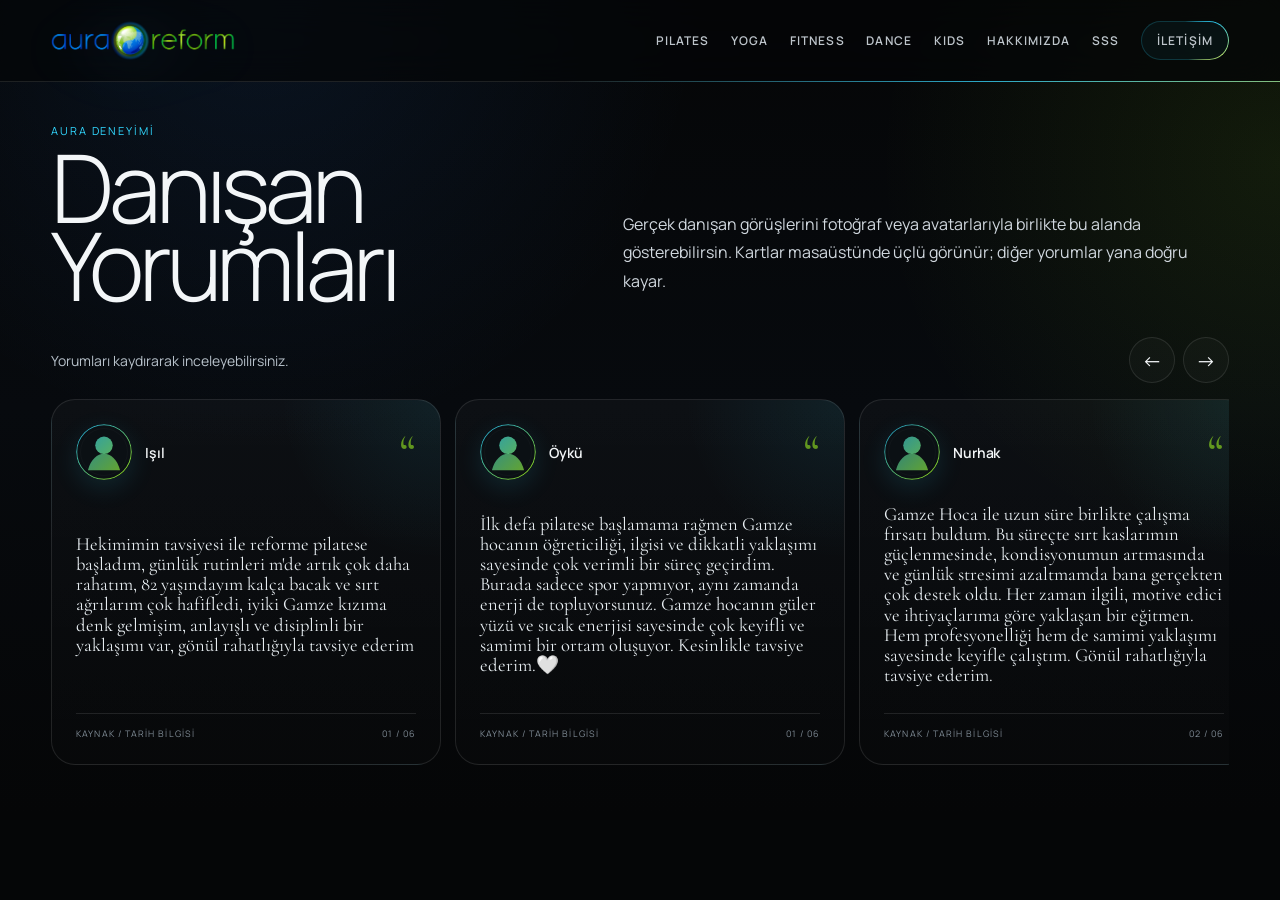
<file: yorumlar.html>
<!doctype html>
<html lang="tr">
<head><meta charset="utf-8"><meta name="viewport" content="width=device-width,initial-scale=1,viewport-fit=cover"><meta name="theme-color" content="#050607"><title>Yorumlar | Aura Reform</title><link rel="preconnect" href="https://fonts.googleapis.com"><link rel="preconnect" href="https://fonts.gstatic.com" crossorigin><link rel="stylesheet" href="https://fonts.googleapis.com/css2?family=Cormorant+Garamond:ital,wght@0,500;0,600;0,700;1,500;1,600&family=Manrope:wght@200;300;400;500;600;700&display=swap"><link rel="stylesheet" href="styles.css"></head>
<body class="inner-page reviews-page">
  <header class="site-header">
  <a class="brand" href="index.html" aria-label="Aura Reform ana sayfa"><img src="assets/logoMain.png" alt="Aura Reform logosu"></a>
  <nav class="desktop-nav" aria-label="Ana menü"><a href="pilates.html">PILATES</a><a href="yoga.html">YOGA</a><a href="fitness.html">FITNESS</a><a href="dance.html">DANCE</a><a href="kids.html">KIDS</a><a href="trainer.html">HAKKIMIZDA</a><a href="faq.html">SSS</a><a class="nav-cta" href="contact.html">İLETİŞİM</a></nav>
  <button class="menu-toggle" type="button" aria-label="Menüyü aç" aria-expanded="false"><span></span></button>
</header>
<nav class="mobile-menu" aria-label="Mobil menü"><a href="pilates.html">PILATES</a><a href="yoga.html">YOGA</a><a href="fitness.html">FITNESS</a><a href="dance.html">DANCE</a><a href="kids.html">KIDS</a><a href="trainer.html">HAKKIMIZDA</a><a href="faq.html">SSS</a><a href="contact.html">İLETİŞİM</a></nav>
  <main class="page-wrap reviews-page-wrap">
    <div class="page-kicker">Aura deneyimi</div>
    <div class="reviews-heading-row">
      <h1 class="page-title">Danışan<br>Yorumları</h1>
      <p class="page-summary">Gerçek danışan görüşlerini fotoğraf veya avatarlarıyla birlikte bu alanda gösterebilirsin. Kartlar masaüstünde üçlü görünür; diğer yorumlar yana doğru kayar.</p>
    </div>
    <section class="reviews-carousel reveal" aria-label="Danışan yorumları" data-reviews-carousel>
      <div class="reviews-toolbar">
        <p>Yorumları kaydırarak inceleyebilirsiniz.</p>
        <div class="reviews-controls"><button type="button" class="reviews-prev" aria-label="Önceki yorumlar">←</button><button type="button" class="reviews-next" aria-label="Sonraki yorumlar">→</button></div>
      </div>
      <div class="reviews-viewport"><div class="reviews-track"><article class="review-card">
      <div class="review-card-top">
        <img class="review-avatar" src="assets/avatars/avatar-01.svg" alt="Danışan avatarı 1">
        <div class="review-person"><strong>Işıl</strong></div>
        <span class="review-mark">“</span>
      </div>
      <blockquote>Hekimimin tavsiyesi ile reforme pilatese başladım, günlük rutinleri m'de artık çok daha rahatım, 82 yaşındayım kalça bacak ve sırt ağrılarım çok hafifledi, iyiki Gamze kızıma denk gelmişim, anlayışlı ve disiplinli bir yaklaşımı var, gönül rahatlığıyla tavsiye ederim</blockquote>
      <div class="review-footer"><span>Kaynak / tarih bilgisi</span><span>01 / 06</span></div>
    </article><article class="review-card">
      <div class="review-card-top">
        <img class="review-avatar" src="assets/avatars/avatar-01.svg" alt="Danışan avatarı 1">
        <div class="review-person"><strong>Öykü</strong></div>
        <span class="review-mark">“</span>
      </div>
      <blockquote>İlk defa pilatese başlamama rağmen Gamze hocanın öğreticiliği, ilgisi ve dikkatli yaklaşımı sayesinde çok verimli bir süreç geçirdim. Burada sadece spor yapmıyor, aynı zamanda enerji de topluyorsunuz. Gamze hocanın güler yüzü ve sıcak enerjisi sayesinde çok keyifli ve samimi bir ortam oluşuyor. Kesinlikle tavsiye ederim.🤍</blockquote>
      <div class="review-footer"><span>Kaynak / tarih bilgisi</span><span>01 / 06</span></div>
    </article><article class="review-card">
      <div class="review-card-top">
        <img class="review-avatar" src="assets/avatars/avatar-02.svg" alt="Danışan avatarı 2">
        <div class="review-person"><strong>Nurhak</strong></div>
        <span class="review-mark">“</span>
      </div>
      <blockquote>Gamze Hoca ile uzun süre birlikte çalışma fırsatı buldum. Bu süreçte sırt kaslarımın güçlenmesinde, kondisyonumun artmasında ve günlük stresimi azaltmamda bana gerçekten çok destek oldu. Her zaman ilgili, motive edici ve ihtiyaçlarıma göre yaklaşan bir eğitmen. Hem profesyonelliği hem de samimi yaklaşımı sayesinde keyifle çalıştım. Gönül rahatlığıyla tavsiye ederim.</blockquote>
      <div class="review-footer"><span>Kaynak / tarih bilgisi</span><span>02 / 06</span></div>
    </article><article class="review-card">
      <div class="review-card-top">
        <img class="review-avatar" src="assets/avatars/avatar-03.svg" alt="Danışan avatarı 3">
        <div class="review-person"><strong>Tuğba</strong></div>
        <span class="review-mark">“</span>
      </div>
      <blockquote>İlk dersim olması ile birlikte Gamze hocanın güleryüzü, takibi, işine hakimiyeti ve iletişimi süperdi. Fiziki yapınıza ve ihtiyacınıza göre anında sizi havaya sokuyor. Teşekkür ederiz :)</blockquote>
      <div class="review-footer"><span>Kaynak / tarih bilgisi</span><span>03 / 06</span></div>
    </article><article class="review-card">
      <div class="review-card-top">
        <img class="review-avatar" src="assets/avatars/avatar-04.svg" alt="Danışan avatarı 4">
        <div class="review-person"><strong>Nagihan</strong></div>
        <span class="review-mark">“</span>
      </div>
      <blockquote>İlk pilates deneyimim yaklaşık 2 ay oldu🌸 çok memnun kaldım, dersler çok verimli geçiyor. Hocamınızın desteği ile gelişimimizi gördükçe motivasyonumuz da artıyor🌸 Herkese tavsiye ederim☺️</blockquote>
      <div class="review-footer"><span>Kaynak / tarih bilgisi</span><span>04 / 06</span></div>
    </article><article class="review-card">
      <div class="review-card-top">
        <img class="review-avatar" src="assets/avatars/avatar-05.svg" alt="Danışan avatarı 5">
        <div class="review-person"><strong>M.</strong></div>
        <span class="review-mark">“</span>
      </div>
      <blockquote>Sırt ve kol ağrılarım nedeniyle geldiğim bu stüdyoda gerçekten çok şifa buldum. Kendimi artık daha güçlü, daha dirençli hissediyorum ve postürümün de çok daha iyi bir noktaya geldiğini düşünüyorum. Gamze Hoca gerçekten işinde çok başarılı ve ilgili biri.Ona çok teşekkür ederim 👏👏💐💐💐</blockquote>
      <div class="review-footer"><span>Kaynak / tarih bilgisi</span><span>05 / 06</span></div>
    </article><article class="review-card">
      <div class="review-card-top">
        <img class="review-avatar" src="assets/avatars/avatar-06.svg" alt="Danışan avatarı 6">
        <div class="review-person"><strong>Tayra</strong></div>
        <span class="review-mark">“</span>
      </div>
      <blockquote>Gamze Hocam gerçekten dünya tatlısı bir insan🥰 İlk andan itibaren işini hem severek hem de büyük bir özveriyle yaptığını hissediyorsunuz. Samimiyeti, ilgisi ve profesyonelliğiyle insana güven veriyor🙏</blockquote>
      <div class="review-footer"><span>Kaynak / tarih bilgisi</span><span>06 / 06</span></div>
    </article></div></div>
    </section>
  </main>
  <script src="script.js"></script>
</body>
</html>
</file>
<file: styles.css>
:root {
  --bg: #050607;
  --bg-2: #0a0d10;
  --panel: rgba(11, 14, 18, .82);
  --ink: #f3f6f8;
  --muted: #b7c1ca;
  --soft: #7f8b95;
  --line: rgba(255,255,255,.10);
  --brand-blue: #2f87ff;
  --brand-cyan: #31d7ff;
  --brand-green: #95e41f;
  --brand-lime: #d7ff75;
  --shadow: 0 24px 90px rgba(0,0,0,.38);
  --serif: 'Cormorant Garamond', Georgia, serif;
  --sans: 'Manrope', Arial, Helvetica, sans-serif;
  --header-h: 82px;
}

* { box-sizing: border-box; }
html { background: var(--bg); color-scheme: dark; scroll-behavior: smooth; }
body {
  margin: 0;
  background:
    radial-gradient(circle at 20% 0%, rgba(47,135,255,.10), transparent 34%),
    radial-gradient(circle at 100% 20%, rgba(149,228,31,.09), transparent 28%),
    linear-gradient(180deg, #050607, #070a0e 50%, #050607);
  color: var(--ink);
  font-family: var(--sans);
  font-weight: 400;
  -webkit-font-smoothing: antialiased;
  text-rendering: optimizeLegibility;
}
a { color: inherit; text-decoration: none; }
button, input, textarea { font: inherit; }
img, video, iframe, svg { display: block; max-width: 100%; }
::selection { background: rgba(49,215,255,.28); color: var(--ink); }

body::before {
  content: '';
  position: fixed;
  inset: 0;
  pointer-events: none;
  background-image:
    linear-gradient(rgba(255,255,255,.02) 1px, transparent 1px),
    linear-gradient(90deg, rgba(255,255,255,.02) 1px, transparent 1px);
  background-size: 56px 56px;
  mask-image: linear-gradient(180deg, rgba(0,0,0,.22), transparent 82%);
  opacity: .18;
}

/* HEADER */
.site-header {
  height: var(--header-h);
  display: flex;
  align-items: center;
  justify-content: space-between;
  padding: 0 clamp(16px, 4vw, 52px);
  position: sticky;
  top: 0;
  z-index: 80;
  background: rgba(5,6,7,.72);
  backdrop-filter: blur(18px);
  -webkit-backdrop-filter: blur(18px);
  border-bottom: 1px solid var(--line);
}
.home-page .site-header { background: rgba(5,6,7,.34); }
.brand { display: inline-flex; align-items: center; min-width: max-content; }
.brand img {
  width: clamp(148px, 15vw, 184px);
  height: auto;
  filter: drop-shadow(0 8px 28px rgba(38,168,255,.16));
}
.desktop-nav { display: flex; align-items: center; gap: clamp(12px, 1.7vw, 23px); }

.desktop-nav a {
  color: #d8e0e7;
  font-size: 10px;
  letter-spacing: .14em;
  text-transform: none;
  transition: color .22s ease, opacity .22s ease;
  opacity: .88;
}
.desktop-nav a:hover,
.desktop-nav a[aria-current="page"] { color: var(--brand-cyan); opacity: 1; }
.nav-cta {
  padding: 10px 15px;
  border: 1px solid rgba(49,215,255,.22);
  border-radius: 999px;
  background: rgba(49,215,255,.05);
}
.nav-cta:hover { background: rgba(49,215,255,.11); }
.menu-toggle {
  width: 46px; height: 46px;
  border-radius: 50%;
  border: 1px solid var(--line);
  background: rgba(255,255,255,.03);
  color: var(--ink);
  display: none;
  place-items: center;
  cursor: pointer;
}
.menu-toggle span,
.menu-toggle span::before,
.menu-toggle span::after {
  width: 18px; height: 1px; background: currentColor; display: block; content: ''; position: relative;
}
.menu-toggle span::before { position: absolute; top: -6px; }
.menu-toggle span::after { position: absolute; top: 6px; }
.mobile-menu {
  position: fixed;
  inset: var(--header-h) 0 0;
  z-index: 75;
  display: none;
  align-content: start;
  padding: 22px 18px 38px;
  background: rgba(5,6,7,.985);
}
.mobile-menu.open { display: grid; }
.mobile-menu a {
  padding: 15px 2px;
  border-bottom: 1px solid var(--line);
  font-family: var(--serif);
  font-size: 28px;
}

/* HOME */
.home-page { min-height: 100svh; }
.home-shell {
  position: relative;
  min-height: calc(100svh - var(--header-h));
  display: grid;
  place-items: center;
  overflow: hidden;
}
.hero-media { position: absolute; inset: 0; overflow: hidden; }
.hero-video,
.hero-poster { position: absolute; inset: 0; width: 100%; height: 100%; object-fit: cover; }
.hero-video { opacity: .42; mix-blend-mode: screen; }
.hero-poster { opacity: .60; }
.hero-overlay {
  position: absolute;
  inset: 0;
  background:
    radial-gradient(circle at 50% 34%, rgba(49,215,255,.17), transparent 18%),
    radial-gradient(circle at 50% 38%, rgba(149,228,31,.10), transparent 22%),
    linear-gradient(180deg, rgba(5,6,7,.34), rgba(5,6,7,.44) 30%, rgba(5,6,7,.89));
}
.hero-orb {
  position: absolute;
  width: min(24vw, 310px);
  min-width: 150px;
  opacity: .11;
  top: 18%;
  filter: drop-shadow(0 10px 36px rgba(47,135,255,.16));
}
.hero-orb-left { left: -2%; transform: scaleX(-1); }
.hero-orb-right { right: -2%; }
.home-content {
  position: relative;
  z-index: 3;
  width: min(1160px, calc(100% - 36px));
  min-height: calc(100svh - var(--header-h));
  padding: 26px 0 20px;
  display: grid;
  grid-template-rows: 1fr auto auto;
  gap: 16px;
  align-items: center;
}
.home-center {
  display: grid;
  justify-items: center;
  text-align: center;
  gap: 13px;
  align-self: center;
}
.hero-logo {
  width: min(72vw, 520px);
  height: auto;
  filter: drop-shadow(0 10px 34px rgba(22,130,255,.15));
}
.hero-tag {
  margin: 0;
  color: #dfe8ef;
  font-size: clamp(8px, .72vw, 10px);
  letter-spacing: .24em;
  text-transform: uppercase;
}
.hero-intro-card {
  max-width: 700px;
  padding: 12px 18px;
  border: 1px solid rgba(255,255,255,.12);
  border-radius: 999px;
  background: rgba(6,8,10,.28);
  backdrop-filter: blur(10px);
  -webkit-backdrop-filter: blur(10px);
}
.hero-lead {
  margin: 0;
  color: #cbd4dc;
  line-height: 1.62;
  font-size: clamp(11px, .86vw, 13px);
}
.ataturk-quote {
  margin: 2px 0 0;
  padding: 0;
  border: 0;
  background: transparent;
  box-shadow: none;
  display: grid;
  justify-items: center;
  gap: 5px;
}
.ataturk-quote p {
  margin: 0;
  font-family: var(--serif);
  font-size: clamp(13px, 1.15vw, 18px);
  line-height: 1.15;
  color: rgba(243,246,248,.90);
}
.ataturk-signature {
  width: clamp(68px, 7vw, 108px);
  max-height: 46px;
  object-fit: contain;
  opacity: .92;
  filter: grayscale(1) brightness(2.2);
}
.ataturk-fallback {
  color: var(--brand-lime);
  font-size: 8px;
  letter-spacing: .18em;
  text-transform: uppercase;
}
.discipline-dock {
  display: grid;
  grid-template-columns: repeat(4, minmax(0, 1fr));
  gap: 12px;
  align-self: end;
}
.discipline-link {
  min-height: 108px;
  padding: 16px;
  border-radius: 22px;
  border: 1px solid rgba(255,255,255,.10);
  background: linear-gradient(180deg, rgba(14,18,22,.70), rgba(9,12,15,.66));
  box-shadow: var(--shadow);
  display: grid;
  gap: 8px;
  align-content: space-between;
  transition: transform .25s ease, border-color .25s ease, background .25s ease;
  overflow: hidden;
  position: relative;
}
.discipline-link:hover {
  transform: translateY(-3px);
  border-color: rgba(49,215,255,.30);
  background: linear-gradient(180deg, rgba(17,22,27,.78), rgba(10,13,16,.75));
}
.discipline-earth {
  width: 38px;
  height: 38px;
  object-fit: contain;
  filter: drop-shadow(0 4px 14px rgba(49,215,255,.22));
}
.discipline-meta { display: flex; justify-content: space-between; gap: 10px; align-items: end; }
.discipline-title { font-family: var(--serif); font-size: clamp(23px, 2.1vw, 31px); line-height: .95; }
.discipline-sub { display: block; margin-top: 5px; color: var(--muted); font-size: 8px; letter-spacing: .08em; text-transform: uppercase; }
.discipline-arrow { color: var(--brand-lime); font-size: 16px; }
.home-quick-links { display: flex; justify-content: center; gap: 10px; flex-wrap: wrap; }
.home-quick-links a {
  min-height: 38px;
  padding: 0 15px;
  border-radius: 999px;
  border: 1px solid rgba(255,255,255,.10);
  background: rgba(255,255,255,.025);
  display: inline-flex;
  align-items: center;
  justify-content: center;
  font-size: 9px;
  letter-spacing: .14em;
  text-transform: uppercase;
}
.home-quick-links a:hover { border-color: rgba(149,228,31,.30); color: var(--brand-lime); }

/* DISCIPLINE PAGES - FIRST SCREEN */
.discipline-screen {
  min-height: calc(100svh - var(--header-h));
  display: grid;
  align-items: center;
  position: relative;
}
.discipline-page-wrap,
.page-wrap {
  width: 100%;
  max-width: 1460px;
  margin: 0 auto;
  padding: clamp(24px, 3.2vw, 46px) clamp(16px, 4vw, 56px);
}
.discipline-page-wrap {
  display: grid;
  gap: clamp(22px, 3vw, 38px);
}
.page-intro {
  display: grid;
  grid-template-columns: .88fr 1.12fr;
  gap: clamp(26px, 6vw, 100px);
  align-items: end;
  padding-bottom: clamp(18px, 2.2vw, 30px);
  border-bottom: 1px solid var(--line);
}
.page-kicker { margin-bottom: 10px; color: var(--brand-cyan); font-size: 9px; letter-spacing: .18em; text-transform: uppercase; }
.page-title {
  margin: 0;
  font-family: var(--serif);
  font-size: clamp(52px, 7vw, 96px);
  font-weight: 600;
  line-height: .82;
  letter-spacing: -.04em;
}
.page-summary { margin: 0; max-width: 700px; color: #d1d8df; line-height: 1.72; font-size: 13px; }
.content-grid {
  display: grid;
  grid-template-columns: .78fr 1.22fr;
  gap: clamp(28px, 6vw, 90px);
}
.side-label { margin-bottom: 12px; color: var(--soft); font-size: 9px; text-transform: uppercase; letter-spacing: .17em; }
.program-list { list-style: none; margin: 0; padding: 0; border-top: 1px solid var(--line); }
.program-list li {
  padding: 12px 0;
  border-bottom: 1px solid var(--line);
  display: flex;
  justify-content: space-between;
  gap: 20px;
  font-family: var(--serif);
  font-size: clamp(18px, 1.5vw, 22px);
}
.program-list span { padding-top: 5px; color: var(--brand-lime); font-family: var(--sans); font-size: 9px; letter-spacing: .12em; }
.feature-grid { display: grid; grid-template-columns: repeat(2, minmax(0, 1fr)); gap: 10px; }
.feature {
  min-height: 112px;
  padding: 16px;
  border-radius: 18px;
  border: 1px solid var(--line);
  background: linear-gradient(180deg, rgba(255,255,255,.026), rgba(255,255,255,.012));
}
.feature strong { display: block; margin-bottom: 6px; font-family: var(--serif); font-size: 21px; font-weight: 600; }
.feature p { margin: 0; color: var(--muted); line-height: 1.55; font-size: 11px; }
.editorial-quote {
  margin: 18px 0 0;
  padding-top: 14px;
  border-top: 1px solid var(--line);
  font-family: var(--serif);
  font-size: clamp(19px, 2vw, 29px);
  line-height: 1.05;
}
.editorial-quote cite { display: block; margin-top: 8px; color: var(--brand-cyan); font-family: var(--sans); font-size: 8px; text-transform: uppercase; letter-spacing: .16em; font-style: normal; }
.page-actions { display: flex; gap: 8px; flex-wrap: wrap; margin-top: 18px; }
.btn {
  min-height: 40px;
  padding: 0 15px;
  border-radius: 999px;
  border: 1px solid var(--line);
  display: inline-flex;
  align-items: center;
  justify-content: center;
  gap: 7px;
  font-size: 9px;
  letter-spacing: .14em;
  text-transform: uppercase;
  transition: .2s ease;
}
.btn:hover { transform: translateY(-1px); border-color: rgba(49,215,255,.35); }
.btn-primary { background: linear-gradient(135deg, rgba(49,215,255,.92), rgba(149,228,31,.84)); color: #041014; border-color: transparent; font-weight: 700; }
.scroll-cue {
  position: absolute;
  left: 50%;
  bottom: 12px;
  transform: translateX(-50%);
  color: var(--soft);
  font-size: 8px;
  letter-spacing: .16em;
  text-transform: uppercase;
}
.scroll-cue::after { content: ' ↓'; color: var(--brand-lime); }

/* MEDIA SCREEN - ONLY VIDEO + IMAGES */
.media-section {
  min-height: 100svh;
  padding: clamp(24px, 4vw, 56px) clamp(16px, 4vw, 56px);
  display: grid;
  align-items: center;
  border-top: 1px solid var(--line);
  scroll-margin-top: var(--header-h);
}
.media-only-grid {
  width: 100%;
  max-width: 1460px;
  margin: 0 auto;
  display: grid;
  grid-template-columns: 1.25fr .75fr;
  grid-template-rows: 1fr 1fr;
  gap: 12px;
  min-height: min(78svh, 780px);
}
.media-only-item {
  position: relative;
  overflow: hidden;
  border-radius: 22px;
  border: 1px solid var(--line);
  background: #090c10;
}
.media-only-item:first-child { grid-row: 1 / 3; }
.media-only-item img,
.media-only-item video { width: 100%; height: 100%; object-fit: cover; }
.media-only-item video { background: #080a0d; }
.media-video-badge {
  position: absolute;
  top: 16px;
  right: 16px;
  width: 48px;
  height: 48px;
  display: grid;
  place-items: center;
  border-radius: 50%;
  border: 1px solid rgba(255,255,255,.18);
  background: rgba(5,6,7,.36);
  color: var(--brand-lime);
  z-index: 2;
  pointer-events: none;
}

/* TRAINER / COACH */
.screen-page {
  min-height: 100svh;
  display: grid;
  grid-template-rows: auto 1fr auto;
}
.screen-main { min-height: 0; display: grid; align-items: center; }
.trainer-layout {
  width: 100%;
  display: grid;
  grid-template-columns: minmax(280px,.72fr) minmax(0,1.28fr);
  gap: clamp(28px, 6vw, 90px);
  align-items: center;
  perspective: 1400px;
}
.trainer-portrait {
  --mx: 50%;
  --my: 34%;
  --rx: 0deg;
  --ry: 0deg;
  aspect-ratio: 4 / 5;
  max-height: 66svh;
  position: relative;
  overflow: hidden;
  isolation: isolate;
  border-radius: 24px;
  border: 1px solid rgba(255,255,255,.12);
  background:
    linear-gradient(180deg, rgba(255,255,255,.02), transparent 26%),
    linear-gradient(180deg, transparent 56%, rgba(0,0,0,.76)),
    radial-gradient(circle at 42% 26%, rgba(49,215,255,.30), transparent 28%),
    radial-gradient(circle at 65% 18%, rgba(149,228,31,.21), transparent 22%),
    linear-gradient(135deg, #1b242c, #0c1014 68%);
  box-shadow:
    0 26px 80px rgba(0,0,0,.44),
    0 0 0 1px rgba(255,255,255,.02) inset,
    0 0 48px rgba(49,215,255,.08);
  transform-style: preserve-3d;
  transform: perspective(1200px) rotateX(var(--rx)) rotateY(var(--ry)) translateZ(0);
  transition: transform .28s ease, box-shadow .28s ease, border-color .28s ease, filter .28s ease;
}
.trainer-portrait img {
  width: 100%;
  height: 100%;
  object-fit: cover;
  object-position: center;
  position: relative;
  z-index: 0;
}
.trainer-portrait::before {
  content: '';
  position: absolute;
  inset: -16%;
  z-index: 1;
  pointer-events: none;
  background:
    radial-gradient(circle at var(--mx) var(--my), rgba(255,255,255,.22), rgba(49,215,255,.14) 12%, transparent 26%),
    linear-gradient(115deg, transparent 18%, rgba(255,255,255,.06) 48%, transparent 66%);
  mix-blend-mode: screen;
  opacity: .96;
  animation: trainerSheen 8.8s ease-in-out infinite;
}
.trainer-portrait::after {
  content: 'GAMZE';
  position: absolute;
  left: 18px;
  bottom: 14px;
  z-index: 2;
  font-family: var(--serif);
  font-size: 48px;
  color: rgba(255,255,255,.20);
  text-shadow: 0 8px 24px rgba(0,0,0,.34);
}
.trainer-portrait:hover {
  border-color: rgba(49,215,255,.24);
  box-shadow:
    0 34px 94px rgba(0,0,0,.48),
    0 0 0 1px rgba(255,255,255,.03) inset,
    0 0 72px rgba(49,215,255,.12),
    0 0 92px rgba(149,228,31,.05);
}
@keyframes trainerSheen {
  0%, 100% { transform: translate3d(-1%, 0, 0) rotate(0deg); opacity: .72; }
  50% { transform: translate3d(1.5%, -1.5%, 0) rotate(1deg); opacity: 1; }
}
.trainer-meta { margin-bottom: 10px; color: var(--brand-cyan); font-size: 9px; text-transform: uppercase; letter-spacing: .18em; }
.trainer-name { margin: 0 0 16px; font-family: var(--serif); font-size: clamp(48px, 6vw, 88px); line-height: .82; font-weight: 600; }
.trainer-copy { max-width: 760px; color: #d3dbe2; font-size: 12px; line-height: 1.72; }
.trainer-copy p { margin: 0 0 10px; }
.credentials { display: grid; grid-template-columns: repeat(2,minmax(0,1fr)); gap: 8px; margin-top: 16px; }
.credential { padding: 13px; border-radius: 16px; border: 1px solid var(--line); background: rgba(255,255,255,.018); color: var(--muted); line-height: 1.5; font-size: 10px; }
.credential strong { display: block; color: var(--ink); margin-bottom: 2px; font-family: var(--serif); font-size: 17px; }

/* REVIEWS */
.reviews-page-wrap { max-width: 1180px; }
.reviews-grid { display: grid; grid-template-columns: repeat(3,minmax(0,1fr)); gap: 12px; margin-top: 28px; }
.review-card { min-height: 230px; padding: 22px; border-radius: 22px; border: 1px solid var(--line); background: rgba(255,255,255,.018); display: flex; flex-direction: column; justify-content: space-between; }
.review-card blockquote { margin: 0; font-family: var(--serif); font-size: 25px; line-height: 1.08; color: #e3e9ee; }
.review-placeholder { color: var(--soft); font-size: 11px; line-height: 1.7; }
.review-source { color: var(--brand-cyan); font-size: 8px; letter-spacing: .15em; text-transform: uppercase; }

/* FAQ */
.faq-shell { max-width: 1050px; }
.accordion { margin-top: 28px; border-top: 1px solid var(--line); }
.faq-item { border-bottom: 1px solid var(--line); }
.faq-question { width: 100%; border: 0; background: transparent; color: var(--ink); padding: 18px 0; cursor: pointer; display: flex; justify-content: space-between; gap: 18px; align-items: center; text-align: left; font-family: var(--serif); font-size: clamp(20px, 2vw, 28px); }
.faq-icon { width: 30px; height: 30px; border-radius: 50%; border: 1px solid var(--line); display: grid; place-items: center; color: var(--brand-lime); transition: transform .25s ease; flex: 0 0 auto; }
.faq-answer { display: grid; grid-template-rows: 0fr; transition: grid-template-rows .28s ease; }
.faq-answer > div { overflow: hidden; }
.faq-answer p { margin: 0; padding: 0 0 20px; max-width: 800px; color: var(--muted); line-height: 1.8; font-size: 13px; }
.faq-item.open .faq-answer { grid-template-rows: 1fr; }
.faq-item.open .faq-icon { transform: rotate(45deg); }

/* CONTACT */
.contact-main { min-height: 0; display: grid; align-items: center; }
.contact-shell {
  width: 100%;
  max-width: 1380px;
  margin: 0 auto;
  padding: clamp(20px, 3vw, 42px) clamp(16px, 4vw, 54px);
  display: grid;
  grid-template-columns: 1.18fr .82fr;
  gap: 16px;
  align-items: stretch;
}
.map-panel {
  min-height: 62svh;
  border-radius: 26px;
  overflow: hidden;
  border: 1px solid var(--line);
  position: relative;
  background: #0b0e11;
}
.map-panel iframe { width: 100%; height: 100%; border: 0; filter: grayscale(.45) saturate(.75) contrast(1.08) brightness(.80); }
.map-label {
  position: absolute;
  left: 16px;
  top: 16px;
  z-index: 2;
  padding: 9px 12px;
  border-radius: 999px;
  border: 1px solid rgba(255,255,255,.14);
  background: rgba(5,6,7,.66);
  backdrop-filter: blur(10px);
  font-size: 9px;
  letter-spacing: .14em;
  text-transform: uppercase;
}
.contact-side { display: grid; grid-template-rows: auto 1fr; gap: 14px; }
.contact-heading { padding: 6px 4px 4px; }
.contact-heading .page-title { font-size: clamp(46px, 5vw, 72px); }
.contact-heading .page-summary { margin-top: 12px; font-size: 12px; }
.contact-cards { display: grid; grid-template-columns: 1fr 1fr; gap: 10px; }
.contact-card {
  min-height: 150px;
  padding: 18px;
  border-radius: 20px;
  border: 1px solid var(--line);
  background: linear-gradient(180deg, rgba(255,255,255,.025), rgba(255,255,255,.012));
  display: flex;
  flex-direction: column;
  justify-content: space-between;
  transition: transform .2s ease, border-color .2s ease;
}
.contact-card:hover { transform: translateY(-2px); border-color: rgba(49,215,255,.30); }
.contact-icon { width: 38px; height: 38px; color: var(--brand-cyan); }
.contact-icon svg { width: 100%; height: 100%; stroke: currentColor; }
.contact-card small { color: var(--soft); font-size: 8px; letter-spacing: .15em; text-transform: uppercase; }
.contact-card strong { font-family: var(--serif); font-size: clamp(19px, 2vw, 28px); font-weight: 600; line-height: 1; }
.contact-card-wide { grid-column: 1 / -1; min-height: 112px; }

.footer {
  max-width: 1460px;
  width: 100%;
  margin: 0 auto;
  padding: 16px clamp(16px, 4vw, 56px) 20px;
  border-top: 1px solid var(--line);
  color: var(--soft);
  display: flex;
  justify-content: space-between;
  gap: 18px;
  font-size: 8px;
  text-transform: uppercase;
  letter-spacing: .11em;
}

/* RESPONSIVE */
@media (max-width: 1120px) {
  .desktop-nav { display: none; }
  .menu-toggle { display: grid; }
  .page-intro, .content-grid, .trainer-layout, .contact-shell { grid-template-columns: 1fr; }
  .discipline-screen { min-height: auto; }
  .discipline-page-wrap { padding-top: 34px; padding-bottom: 52px; }
  .scroll-cue { display: none; }
  .trainer-portrait { max-height: 430px; max-width: 390px; width: 100%; }
  .contact-shell { min-height: auto; }
  .map-panel { min-height: 420px; }
  .screen-page { display: block; }
  .screen-main, .contact-main { min-height: auto; }
  .reviews-grid { grid-template-columns: 1fr 1fr; }
}

@media (max-width: 760px) {
  :root { --header-h: 70px; }
  .site-header { padding: 0 14px; }
  .brand img { width: 136px; }
  .home-content { width: min(100% - 20px, 760px); padding: 12px 0 14px; gap: 11px; }
  .hero-logo { width: min(82vw, 350px); }
  .hero-orb { width: 150px; min-width: 0; top: 16%; opacity: .09; }
  .hero-orb-left { left: -52px; }
  .hero-orb-right { right: -52px; }
  .hero-tag { font-size: 7px; letter-spacing: .19em; }
  .hero-intro-card { border-radius: 20px; padding: 9px 12px; max-width: 92%; }
  .hero-lead { font-size: 10px; line-height: 1.5; }
  .ataturk-quote p { font-size: 12px; max-width: 90vw; }
  .ataturk-signature { width: 72px; }
  .discipline-dock { grid-template-columns: repeat(2,minmax(0,1fr)); gap: 8px; }
  .discipline-link { min-height: 92px; padding: 12px; border-radius: 17px; }
  .discipline-earth { width: 31px; height: 31px; }
  .discipline-title { font-size: 24px; }
  .discipline-sub { font-size: 7px; }
  .home-quick-links a { min-height: 35px; font-size: 8px; }
  .discipline-page-wrap, .page-wrap { padding-inline: 14px; }
  .page-title { font-size: clamp(48px, 17vw, 76px); }
  .feature-grid, .credentials, .contact-cards, .reviews-grid { grid-template-columns: 1fr; }
  .media-section { min-height: auto; padding: 14px; }
  .media-only-grid { grid-template-columns: 1fr; grid-template-rows: auto; min-height: 0; }
  .media-only-item, .media-only-item:first-child { grid-row: auto; min-height: 230px; }
  .media-only-item:first-child { min-height: 58svh; }
  .contact-card-wide { grid-column: auto; }
  .map-panel { min-height: 45svh; }
  .footer { flex-direction: column; padding-inline: 14px; }
}

@media (max-height: 740px) and (min-width: 761px) {
  .home-content { padding-top: 12px; gap: 10px; }
  .hero-logo { width: min(63vw, 420px); }
  .hero-intro-card { padding-block: 9px; }
  .discipline-link { min-height: 94px; }
  .discipline-page-wrap { padding-top: 18px; padding-bottom: 28px; gap: 18px; }
  .page-title { font-size: 60px; }
  .feature { min-height: 98px; }
  .program-list li { padding-block: 9px; }
  .editorial-quote { margin-top: 12px; }
}

@media (prefers-reduced-motion: reduce) {
  *, *::before, *::after { animation-duration: .01ms !important; animation-iteration-count: 1 !important; transition-duration: .01ms !important; scroll-behavior: auto !important; }
}

/* =========================================================
   V4 — PREMIUM TYPOGRAPHY, CAROUSELS & MOTION
   ========================================================= */

/* Bigger and clearer type hierarchy */
.desktop-nav a { font-size: 12px; letter-spacing: .13em; font-weight: 500; }
.page-kicker { font-size: 11px; letter-spacing: .17em; }
.page-title { font-size: clamp(60px, 7.4vw, 104px); }
.page-summary { font-size: clamp(14px, 1.05vw, 16px); line-height: 1.78; }
.side-label { font-size: 11px; letter-spacing: .16em; }
.program-list li { font-size: clamp(22px, 1.75vw, 27px); padding: 14px 0; }
.program-list span { font-size: 10px; }
.feature { min-height: 128px; padding: 19px; }
.feature strong { font-size: 24px; }
.feature p { font-size: 13px; line-height: 1.65; }
.editorial-quote { font-size: clamp(22px, 2.2vw, 33px); }
.editorial-quote cite { font-size: 9px; }
.btn { min-height: 44px; padding-inline: 18px; font-size: 10px; }
.scroll-cue { font-size: 9px; }
.footer { font-size: 10px; }

/* Home text is still restrained, but no longer undersized */
.hero-tag { font-size: clamp(10px, .85vw, 12px); }
.hero-lead { font-size: clamp(13px, 1vw, 15px); }
.ataturk-quote p { font-size: clamp(13px, 1.05vw, 16px); }
.discipline-title { font-size: clamp(26px, 2.15vw, 34px); }
.discipline-sub { font-size: 10px; }
.home-quick-links a { font-size: 10px; }

/* First information screen remains exactly one viewport on desktop */
@media (min-width: 1121px) {
  .discipline-screen {
    height: calc(100svh - var(--header-h));
    min-height: calc(100svh - var(--header-h));
    overflow: hidden;
  }
  .discipline-page-wrap {
    height: 100%;
    align-content: center;
    padding-top: clamp(22px, 2.8vh, 36px);
    padding-bottom: clamp(40px, 5vh, 58px);
  }
  .screen-page {
    height: 100svh;
    min-height: 100svh;
    overflow: hidden;
  }
  .screen-main,
  .contact-main { min-height: 0; }
}

/* One video window + one image window */
.media-section {
  min-height: 100svh;
  padding: clamp(30px, 4vw, 58px) clamp(16px, 4vw, 56px);
  display: grid;
  place-items: center;
  border-top: 1px solid var(--line);
  scroll-margin-top: var(--header-h);
}
.media-split {
  width: 100%;
  max-width: 1460px;
  margin: 0 auto;
  display: grid;
  grid-template-columns: 1.08fr .92fr;
  gap: 16px;
  height: min(78svh, 760px);
}
.media-window {
  position: relative;
  min-width: 0;
  overflow: hidden;
  border-radius: 28px;
  border: 1px solid rgba(255,255,255,.11);
  background: #080b0f;
  box-shadow: 0 28px 80px rgba(0,0,0,.30);
}
.media-video-window video {
  width: 100%;
  height: 100%;
  object-fit: cover;
  background: #07090c;
}
.media-window-label {
  position: absolute;
  left: 18px;
  top: 18px;
  z-index: 8;
  padding: 9px 13px;
  border-radius: 999px;
  border: 1px solid rgba(255,255,255,.16);
  background: rgba(5,6,7,.58);
  backdrop-filter: blur(12px);
  -webkit-backdrop-filter: blur(12px);
  color: #eef3f7;
  font-size: 10px;
  font-weight: 600;
  letter-spacing: .16em;
  text-transform: uppercase;
}
.image-carousel { touch-action: pan-y; }
.image-carousel-viewport { width: 100%; height: 100%; overflow: hidden; }
.image-carousel-track {
  width: 100%;
  height: 100%;
  display: flex;
  transition: transform .78s cubic-bezier(.22,.61,.36,1);
  will-change: transform;
}
.image-slide {
  min-width: 100%;
  width: 100%;
  height: 100%;
  margin: 0;
  overflow: hidden;
}
.image-slide img {
  width: 100%;
  height: 100%;
  object-fit: cover;
  transform: scale(1.015);
  transition: transform 4.5s ease;
}
.image-carousel:hover .image-slide img { transform: scale(1.045); }
.carousel-arrow {
  position: absolute;
  z-index: 8;
  bottom: 18px;
  width: 46px;
  height: 46px;
  display: grid;
  place-items: center;
  border-radius: 50%;
  border: 1px solid rgba(255,255,255,.18);
  background: rgba(5,6,7,.58);
  color: white;
  cursor: pointer;
  backdrop-filter: blur(10px);
  -webkit-backdrop-filter: blur(10px);
  font-size: 20px;
  transition: transform .2s ease, border-color .2s ease, color .2s ease;
}
.carousel-arrow:hover { transform: translateY(-2px); border-color: rgba(49,215,255,.42); color: var(--brand-cyan); }
.carousel-prev { right: 72px; }
.carousel-next { right: 18px; }
.carousel-dots {
  position: absolute;
  left: 18px;
  bottom: 22px;
  z-index: 8;
  display: flex;
  gap: 7px;
}
.carousel-dots span {
  width: 20px;
  height: 3px;
  border-radius: 99px;
  background: rgba(255,255,255,.30);
  transition: width .3s ease, background .3s ease;
}
.carousel-dots span.active { width: 38px; background: var(--brand-lime); }

/* Reviews carousel: more than 3 comments, sliding cards */
.reviews-page-wrap { max-width: 1320px; }
.reviews-page-wrap > .page-summary { font-size: 16px; }
.reviews-carousel { margin-top: 34px; }
.reviews-toolbar {
  display: flex;
  align-items: center;
  justify-content: space-between;
  gap: 18px;
  margin-bottom: 16px;
}
.reviews-toolbar p {
  margin: 0;
  color: var(--muted);
  font-size: 14px;
}
.reviews-controls { display: flex; gap: 8px; }
.reviews-controls button {
  width: 46px;
  height: 46px;
  border-radius: 50%;
  border: 1px solid var(--line);
  background: rgba(255,255,255,.025);
  color: var(--ink);
  cursor: pointer;
  font-size: 20px;
  transition: .2s ease;
}
.reviews-controls button:hover { border-color: rgba(49,215,255,.4); color: var(--brand-cyan); transform: translateY(-2px); }
.reviews-viewport {
  overflow-x: auto;
  overscroll-behavior-inline: contain;
  scroll-snap-type: x mandatory;
  scrollbar-width: none;
  -ms-overflow-style: none;
  padding-bottom: 8px;
}
.reviews-viewport::-webkit-scrollbar { display: none; }
.reviews-track {
  display: flex;
  gap: 14px;
  width: max-content;
}
.review-card {
  flex: 0 0 clamp(300px, 31vw, 390px);
  min-height: 260px;
  scroll-snap-align: start;
  padding: 26px;
  border-radius: 24px;
  border: 1px solid var(--line);
  background:
    radial-gradient(circle at 100% 0%, rgba(49,215,255,.08), transparent 30%),
    linear-gradient(180deg, rgba(255,255,255,.028), rgba(255,255,255,.012));
  display: flex;
  flex-direction: column;
  justify-content: space-between;
}
.review-card blockquote { font-size: 29px; line-height: 1.08; }
.review-placeholder { font-size: 13px; line-height: 1.7; }
.review-source { font-size: 10px; }

/* Trainer */
.trainer-meta { font-size: 11px; }
.trainer-name { font-size: clamp(64px, 7vw, 104px); margin-bottom: 18px; }
.trainer-copy { font-size: 14px; line-height: 1.75; }
.credential { font-size: 12px; padding: 15px; }
.credential strong { font-size: 20px; }

/* Contact readability */
.contact-heading .page-summary { font-size: 14px; }
.contact-card small { font-size: 10px; }
.contact-card strong { font-size: clamp(23px, 2.1vw, 31px); }
.map-label { font-size: 10px; }

/* Subtle premium motion */
.hero-poster {
  animation: heroPan 16s ease-in-out infinite alternate;
  transform-origin: center;
  will-change: transform;
}
.hero-overlay { animation: auraGlow 9s ease-in-out infinite alternate; }
.hero-orb-left { animation: orbitLeft 8s ease-in-out infinite; }
.hero-orb-right { animation: orbitRight 8s ease-in-out infinite; }
.hero-logo { animation: logoBreath 6s ease-in-out infinite; }
.home-center { animation: homeEnter .9s cubic-bezier(.2,.7,.2,1) both; }
.discipline-dock { animation: homeEnter .9s .14s cubic-bezier(.2,.7,.2,1) both; }
.home-quick-links { animation: homeEnter .9s .26s cubic-bezier(.2,.7,.2,1) both; }
.discipline-earth { transition: transform .65s ease, filter .4s ease; }
.discipline-link:hover .discipline-earth { transform: rotate(10deg) scale(1.08); filter: drop-shadow(0 5px 15px rgba(49,215,255,.28)); }

@keyframes heroPan {
  0% { transform: scale(1.02) translate3d(-.6%, -.3%, 0); }
  100% { transform: scale(1.075) translate3d(.7%, .5%, 0); }
}
@keyframes auraGlow {
  0% { opacity: .88; filter: saturate(.9); }
  100% { opacity: 1; filter: saturate(1.12); }
}
@keyframes orbitLeft {
  0%,100% { transform: scaleX(-1) translate3d(0,0,0) rotate(-2deg); }
  50% { transform: scaleX(-1) translate3d(-8px,-14px,0) rotate(2deg); }
}
@keyframes orbitRight {
  0%,100% { transform: translate3d(0,0,0) rotate(2deg); }
  50% { transform: translate3d(8px,-14px,0) rotate(-2deg); }
}
@keyframes logoBreath {
  0%,100% { transform: translateY(0); filter: drop-shadow(0 10px 32px rgba(38,168,255,.12)); }
  50% { transform: translateY(-4px); filter: drop-shadow(0 15px 38px rgba(49,215,255,.18)); }
}
/* V9: entrances only fade (no sliding) to reduce jank */
@keyframes homeEnter {
  from { opacity: 0; }
  to { opacity: 1; }
}

.reveal-ready {
  opacity: 0;
  transition: opacity .7s ease;
}
.reveal-ready.is-visible { opacity: 1; }
.program-list li.reveal-ready:nth-child(2),
.feature.reveal-ready:nth-child(2),
.review-card.reveal-ready:nth-child(2) { transition-delay: .06s; }
.program-list li.reveal-ready:nth-child(3),
.feature.reveal-ready:nth-child(3),
.review-card.reveal-ready:nth-child(3) { transition-delay: .12s; }
.program-list li.reveal-ready:nth-child(4),
.feature.reveal-ready:nth-child(4),
.review-card.reveal-ready:nth-child(4) { transition-delay: .18s; }

@media (max-width: 1120px) {
  .page-summary { font-size: 15px; }
  .media-split { height: auto; min-height: 0; grid-template-columns: 1fr 1fr; }
  .media-window { min-height: 460px; }
  .screen-page { height: auto; overflow: visible; }
}

@media (max-width: 760px) {
  .desktop-nav a { font-size: 12px; }
  .mobile-menu a { font-size: 31px; }
  .hero-tag { font-size: 9px; }
  .hero-lead { font-size: 12.5px; line-height: 1.6; }
  .ataturk-quote p { font-size: 13px; }
  .discipline-title { font-size: 26px; }
  .discipline-sub { font-size: 8.5px; line-height: 1.35; }
  .home-quick-links a { font-size: 9px; }
  .page-kicker { font-size: 10px; }
  .page-summary { font-size: 14px; }
  .side-label { font-size: 10px; }
  .program-list li { font-size: 22px; }
  .feature strong { font-size: 23px; }
  .feature p { font-size: 13px; }
  .btn { font-size: 10px; min-height: 43px; }
  .media-section { min-height: auto; padding: 16px 14px 28px; }
  .media-split { grid-template-columns: 1fr; gap: 12px; }
  .media-window { min-height: 52svh; border-radius: 22px; }
  .media-video-window { min-height: 50svh; }
  .carousel-arrow { width: 44px; height: 44px; }
  .reviews-toolbar { align-items: flex-end; }
  .reviews-toolbar p { font-size: 13px; max-width: 220px; }
  .review-card { flex-basis: min(84vw, 340px); min-height: 250px; padding: 22px; }
  .review-card blockquote { font-size: 27px; }
  .trainer-meta { font-size: 10px; }
  .trainer-name { font-size: clamp(60px, 18vw, 82px); }
  .trainer-copy { font-size: 13.5px; }
  .contact-heading .page-summary { font-size: 14px; }
  .contact-card small { font-size: 10px; }
  .footer { font-size: 9px; }
}

@media (max-height: 760px) and (min-width: 1121px) {
  .page-title { font-size: 64px; }
  .page-summary { font-size: 14px; }
  .program-list li { font-size: 21px; padding: 10px 0; }
  .feature { min-height: 104px; padding: 14px; }
  .feature strong { font-size: 21px; }
  .feature p { font-size: 12px; line-height: 1.5; }
  .editorial-quote { font-size: 22px; margin-top: 12px; padding-top: 10px; }
  .page-actions { margin-top: 12px; }
}

@media (prefers-reduced-motion: reduce) {
  .hero-poster,
  .hero-overlay,
  .hero-orb-left,
  .hero-orb-right,
  .hero-logo,
  .home-center,
  .discipline-dock,
  .home-quick-links { animation: none !important; }
  .image-carousel-track { transition: none; }
}

.trainer-portrait.is-idle {
  transform: perspective(1200px) rotateX(0deg) rotateY(0deg) translateZ(0);
}

/* =========================================================
   V7 — SINGLE-SCREEN SPORT PAGES / BRAND-ALIGNED TYPE
   ========================================================= */

/* Do not let Turkish locale convert PILATES -> PİLATES. */
.desktop-nav a,
.mobile-menu a,
.nav-cta {
  text-transform: none;
}

/* Type hierarchy tuned to the rounded, light-weight logo language. */
.page-title,
.sport-title,
.trainer-name,
.contact-card strong,
.discipline-title,
.program-list li {
  font-family: var(--sans);
  font-weight: 300;
}
.page-title,
.sport-title {
  letter-spacing: -.055em;
}
.desktop-nav a {
  font-size: 12px;
  font-weight: 600;
  letter-spacing: .09em;
}
.mobile-menu a {
  font-family: var(--sans);
  font-weight: 300;
  letter-spacing: -.025em;
}

/* SPORT PAGES */
.sport-page {
  min-height: 100svh;
  overflow-x: hidden;
}
.sport-screen {
  min-height: calc(100svh - var(--header-h));
  display: grid;
  align-items: center;
  position: relative;
  overflow: hidden;
}
.sport-screen::before {
  content: '';
  position: absolute;
  width: 42vw;
  height: 42vw;
  min-width: 430px;
  min-height: 430px;
  border-radius: 50%;
  right: -19vw;
  top: -23vw;
  background: radial-gradient(circle, rgba(49,215,255,.07), transparent 66%);
  pointer-events: none;
}
.sport-layout {
  width: min(1480px, calc(100% - 64px));
  height: min(76svh, 790px);
  margin: 0 auto;
  display: grid;
  grid-template-columns: minmax(430px,.78fr) minmax(520px,1.22fr);
  gap: clamp(36px, 5.4vw, 86px);
  align-items: stretch;
}
.sport-copy {
  min-width: 0;
  display: flex;
  flex-direction: column;
  justify-content: center;
}
.sport-title {
  margin: 0;
  font-size: clamp(58px, 6.3vw, 104px);
  line-height: .86;
  color: #f4f7f9;
  text-shadow: 0 16px 60px rgba(0,0,0,.22);
}
.sport-summary {
  margin-top: clamp(18px, 2.2vh, 26px);
  max-width: 650px;
  font-size: clamp(15px, 1.02vw, 17px);
  line-height: 1.78;
  color: #cad3db;
}
.sport-programs {
  margin-top: clamp(24px, 3.4vh, 38px);
}
.sport-programs .program-list li {
  align-items: center;
  padding: 15px 0;
  font-size: clamp(22px, 1.8vw, 30px);
  letter-spacing: -.025em;
}
.program-name { min-width: 0; }
.program-no {
  color: var(--brand-lime) !important;
  font-family: var(--sans) !important;
  font-size: 10px !important;
  font-weight: 600 !important;
  letter-spacing: .13em;
  flex: 0 0 auto;
}
.sport-quote {
  margin: clamp(20px, 2.8vh, 30px) 0 0;
  padding-top: 15px;
  font-size: clamp(20px, 1.8vw, 29px);
  max-width: 650px;
}
.sport-quote cite { font-size: 9px; }
.sport-actions { margin-top: clamp(18px, 2.3vh, 24px); }
.btn-video {
  cursor: pointer;
  color: #e8edf1;
  background: rgba(255,255,255,.025);
}

.sport-gallery {
  --mx: 48%;
  --my: 28%;
  min-width: 0;
  height: 100%;
  position: relative;
  overflow: hidden;
  border-radius: 34px;
  border: 1px solid rgba(255,255,255,.12);
  background: #080b0e;
  box-shadow:
    0 32px 90px rgba(0,0,0,.34),
    0 0 0 1px rgba(255,255,255,.018) inset;
  isolation: isolate;
}
.sport-gallery::before {
  content: '';
  position: absolute;
  inset: 0;
  z-index: 5;
  pointer-events: none;
  background:
    linear-gradient(180deg, rgba(5,7,9,.50), transparent 19%, transparent 72%, rgba(5,7,9,.55)),
    radial-gradient(circle at var(--mx) var(--my), rgba(255,255,255,.09), transparent 27%);
}
.sport-gallery .image-carousel-viewport,
.sport-gallery .image-carousel-track,
.sport-gallery .image-slide {
  height: 100%;
}
.sport-gallery .image-slide img {
  width: 100%;
  height: 100%;
  object-fit: cover;
  transform: scale(1.025);
  transition: transform 5s ease;
}
.sport-gallery:hover .image-slide img { transform: scale(1.065); }
.sport-gallery-topline {
  position: absolute;
  left: 22px;
  right: 22px;
  top: 20px;
  z-index: 9;
  display: flex;
  justify-content: space-between;
  gap: 18px;
  color: rgba(245,248,250,.92);
  font-size: 10px;
  font-weight: 600;
  letter-spacing: .18em;
  text-transform: uppercase;
}
.sport-gallery .carousel-arrow {
  bottom: 22px;
  width: 50px;
  height: 50px;
}
.sport-gallery .carousel-prev { right: 80px; }
.sport-gallery .carousel-next { right: 22px; }
.sport-gallery .carousel-dots { left: 22px; bottom: 27px; }
.gallery-glow {
  position: absolute;
  z-index: 6;
  pointer-events: none;
  right: -12%;
  bottom: -18%;
  width: 46%;
  aspect-ratio: 1;
  border-radius: 50%;
  background: radial-gradient(circle, rgba(149,228,31,.12), rgba(49,215,255,.05) 40%, transparent 70%);
  filter: blur(12px);
  animation: galleryGlow 8s ease-in-out infinite alternate;
}
@keyframes galleryGlow {
  from { transform: translate3d(0,0,0) scale(.95); opacity: .72; }
  to { transform: translate3d(-18px,-14px,0) scale(1.08); opacity: 1; }
}

/* Video appears as a focused overlay so the sport page itself stays one-screen. */
.video-modal {
  width: min(1120px, calc(100vw - 36px));
  max-width: none;
  padding: 0;
  border: 1px solid rgba(255,255,255,.14);
  border-radius: 28px;
  overflow: visible;
  background: rgba(7,10,13,.96);
  color: var(--ink);
  box-shadow: 0 34px 120px rgba(0,0,0,.70);
}
.video-modal::backdrop {
  background: rgba(1,3,5,.82);
  backdrop-filter: blur(12px);
  -webkit-backdrop-filter: blur(12px);
}
.video-modal-frame {
  overflow: hidden;
  border-radius: 27px;
  background: #07090c;
}
.video-modal video {
  width: 100%;
  max-height: min(76svh, 760px);
  aspect-ratio: 16/9;
  object-fit: cover;
  background: #040506;
}
.video-modal-close {
  position: absolute;
  right: -14px;
  top: -14px;
  z-index: 3;
  width: 44px;
  height: 44px;
  border-radius: 50%;
  border: 1px solid rgba(255,255,255,.18);
  background: #0a0d10;
  color: white;
  font-size: 27px;
  line-height: 1;
  cursor: pointer;
  box-shadow: 0 8px 28px rgba(0,0,0,.35);
}
.video-modal-note {
  padding: 12px 18px 14px;
  color: var(--soft);
  font-size: 11px;
  letter-spacing: .02em;
}
.video-modal-note strong { color: var(--brand-cyan); font-weight: 500; }

/* REVIEWS / AVATARS */
.reviews-page-wrap { max-width: 1380px; }
.reviews-heading-row {
  display: grid;
  grid-template-columns: .9fr 1.1fr;
  align-items: end;
  gap: clamp(30px, 6vw, 90px);
}
.reviews-heading-row .page-summary { margin: 0 0 8px; font-size: 16px; }
.review-card {
  min-height: 300px;
  padding: 24px;
  transition: transform .28s ease, border-color .28s ease, box-shadow .28s ease;
}
.review-card:hover {
  transform: translateY(-4px);
  border-color: rgba(49,215,255,.25);
  box-shadow: 0 24px 70px rgba(0,0,0,.30);
}
.review-card-top {
  display: grid;
  grid-template-columns: 56px 1fr auto;
  gap: 13px;
  align-items: center;
}
.review-avatar {
  width: 56px;
  height: 56px;
  border-radius: 50%;
  object-fit: cover;
  box-shadow: 0 8px 26px rgba(49,215,255,.12);
}
.review-person { display: grid; gap: 3px; }
.review-person strong {
  font-size: 14px;
  font-weight: 600;
  letter-spacing: -.01em;
}
.review-person span {
  color: var(--soft);
  font-size: 10px;
}
.review-mark {
  font-family: var(--serif);
  font-size: 50px;
  line-height: .8;
  color: rgba(149,228,31,.62);
}
.review-card blockquote {
  margin: 24px 0 28px;
  font-family: var(--serif);
  font-size: clamp(18px, 1.45vw, 22px);
  color: #e7edf1;
}
.review-footer {
  display: flex;
  justify-content: space-between;
  gap: 12px;
  padding-top: 13px;
  border-top: 1px solid var(--line);
  color: var(--soft);
  font-size: 9px;
  letter-spacing: .12em;
  text-transform: uppercase;
}

/* CONTACT — richer, more visual right-hand side */
.contact-shell {
  grid-template-columns: 1.14fr .86fr;
  gap: 18px;
}
.map-panel {
  min-height: 68svh;
  box-shadow: 0 28px 90px rgba(0,0,0,.32);
}
.contact-side {
  grid-template-rows: auto 1fr;
  gap: 14px;
  min-width: 0;
}
.contact-visual {
  position: relative;
  overflow: hidden;
  min-height: 230px;
  padding: 26px;
  border-radius: 28px;
  border: 1px solid rgba(255,255,255,.11);
  background:
    radial-gradient(circle at 86% 30%, rgba(49,215,255,.14), transparent 28%),
    radial-gradient(circle at 76% 62%, rgba(149,228,31,.09), transparent 25%),
    linear-gradient(135deg, rgba(255,255,255,.032), rgba(255,255,255,.012));
  box-shadow: 0 24px 76px rgba(0,0,0,.25);
}
.contact-visual::after {
  content: '';
  position: absolute;
  inset: -50% -30% auto auto;
  width: 70%;
  aspect-ratio: 1;
  border-radius: 50%;
  border: 1px solid rgba(49,215,255,.10);
  animation: contactRing 10s linear infinite;
}
.contact-visual-copy { position: relative; z-index: 3; max-width: 66%; }
.contact-visual .page-title {
  font-size: clamp(48px, 4.8vw, 74px);
  margin-bottom: 14px;
}
.contact-visual .page-summary {
  font-size: 14px;
  line-height: 1.7;
}
.contact-orbit {
  position: absolute;
  right: 18px;
  top: 50%;
  width: 156px;
  height: 156px;
  transform: translateY(-50%);
  display: grid;
  place-items: center;
}
.contact-orbit::before,
.contact-orbit::after,
.contact-orbit span {
  content: '';
  position: absolute;
  border-radius: 50%;
  border: 1px solid rgba(255,255,255,.10);
}
.contact-orbit::before { inset: 0; animation: orbitSpin 12s linear infinite; }
.contact-orbit::after { inset: 16px; border-color: rgba(49,215,255,.12); animation: orbitSpin 8s linear infinite reverse; }
.contact-orbit span:first-child { inset: 32px; border-color: rgba(149,228,31,.12); }
.contact-orbit span:nth-child(2) { width: 8px; height: 8px; right: 16px; top: 34px; background: var(--brand-lime); box-shadow: 0 0 22px rgba(149,228,31,.42); border: 0; }
.contact-orbit img {
  width: 82px;
  height: 82px;
  object-fit: contain;
  filter: drop-shadow(0 10px 32px rgba(49,215,255,.23));
  animation: contactFloat 5.8s ease-in-out infinite;
}
@keyframes orbitSpin { to { transform: rotate(360deg); } }
@keyframes contactFloat { 0%,100% { transform: translateY(0) rotate(-2deg); } 50% { transform: translateY(-8px) rotate(2deg); } }
@keyframes contactRing { to { transform: rotate(360deg); } }

.contact-cards-premium {
  display: grid;
  grid-template-columns: 1fr 1fr;
  gap: 12px;
}
.contact-cards-premium .contact-card {
  min-height: 144px;
  padding: 18px;
  position: relative;
  overflow: hidden;
  display: grid;
  grid-template-columns: 48px 1fr auto;
  gap: 14px;
  align-items: center;
  border-radius: 24px;
  background:
    linear-gradient(135deg, rgba(255,255,255,.035), rgba(255,255,255,.012));
  transform-style: preserve-3d;
}
.contact-cards-premium .contact-card::after {
  content: '';
  position: absolute;
  inset: 0;
  pointer-events: none;
  background: linear-gradient(115deg, transparent 20%, rgba(255,255,255,.045) 47%, transparent 68%);
  transform: translateX(-120%);
  transition: transform .75s ease;
}
.contact-cards-premium .contact-card:hover::after { transform: translateX(120%); }
.contact-cards-premium .contact-card:hover {
  transform: translateY(-5px) perspective(900px) rotateX(1.5deg);
  border-color: rgba(49,215,255,.30);
  box-shadow: 0 20px 60px rgba(0,0,0,.26), 0 0 38px rgba(49,215,255,.06);
}
.contact-card-glow {
  position: absolute;
  width: 110px;
  height: 110px;
  border-radius: 50%;
  right: -48px;
  bottom: -55px;
  background: radial-gradient(circle, rgba(49,215,255,.14), transparent 68%);
  pointer-events: none;
}
.contact-card-instagram .contact-card-glow { background: radial-gradient(circle, rgba(149,228,31,.13), transparent 68%); }
.contact-card-whatsapp .contact-card-glow { background: radial-gradient(circle, rgba(149,228,31,.16), transparent 68%); }
.contact-cards-premium .contact-icon {
  width: 48px;
  height: 48px;
  padding: 11px;
  border-radius: 50%;
  border: 1px solid rgba(255,255,255,.12);
  background: rgba(255,255,255,.025);
  color: var(--brand-cyan);
}
.contact-cards-premium .contact-card small {
  display: block;
  margin-bottom: 7px;
  font-size: 10px;
}
.contact-cards-premium .contact-card strong {
  display: block;
  font-size: clamp(18px, 1.45vw, 23px);
  line-height: 1.15;
  letter-spacing: -.025em;
}
.contact-arrow {
  font-size: 20px;
  color: var(--brand-lime);
  transform: translateZ(24px);
}
.contact-cards-premium .contact-card-wide {
  grid-column: 1 / -1;
  min-height: 126px;
}

@media (max-width: 1120px) {
  .sport-screen { overflow: visible; }
  .sport-layout {
    width: min(100% - 30px, 900px);
    height: auto;
    grid-template-columns: 1fr;
    gap: 28px;
    padding: 38px 0 48px;
  }
  .sport-gallery { min-height: min(68svh, 650px); }
  .reviews-heading-row { grid-template-columns: 1fr; gap: 18px; }
  .contact-shell { grid-template-columns: 1fr; }
  .contact-visual-copy { max-width: 72%; }
  .map-panel { min-height: 50svh; }
}

@media (max-width: 760px) {
  .desktop-nav a { text-transform: none; }
  .mobile-menu a { text-transform: none; font-size: 27px; }
  .sport-layout { width: calc(100% - 28px); padding-top: 28px; }
  .sport-title { font-size: clamp(50px, 15vw, 72px); }
  .sport-summary { font-size: 14px; line-height: 1.7; }
  .sport-programs { margin-top: 24px; }
  .sport-programs .program-list li { font-size: 25px; line-height: 1.2; }
  .sport-gallery { min-height: 58svh; border-radius: 24px; }
  .sport-gallery-topline { left: 16px; right: 16px; top: 16px; font-size: 9px; }
  .sport-gallery .carousel-arrow { width: 45px; height: 45px; bottom: 16px; }
  .sport-gallery .carousel-prev { right: 69px; }
  .sport-gallery .carousel-next { right: 16px; }
  .sport-gallery .carousel-dots { left: 16px; bottom: 21px; }
  .video-modal { width: calc(100vw - 24px); border-radius: 22px; }
  .video-modal-frame { border-radius: 21px; }
  .video-modal-close { right: -5px; top: -15px; }
  .reviews-heading-row .page-summary { font-size: 14px; }
  .review-card-top { grid-template-columns: 50px 1fr auto; }
  .review-avatar { width: 50px; height: 50px; }
  .contact-visual { min-height: 220px; padding: 22px; }
  .contact-visual-copy { max-width: 72%; }
  .contact-orbit { width: 116px; height: 116px; right: 8px; }
  .contact-orbit img { width: 62px; height: 62px; }
  .contact-cards-premium { grid-template-columns: 1fr; }
  .contact-cards-premium .contact-card-wide { grid-column: auto; }
  .contact-cards-premium .contact-card { min-height: 112px; grid-template-columns: 44px 1fr auto; }
}

@media (max-height: 760px) and (min-width: 1121px) {
  .sport-layout { height: 72svh; }
  .sport-title { font-size: 64px; }
  .sport-summary { margin-top: 14px; font-size: 14px; line-height: 1.62; }
  .sport-programs { margin-top: 18px; }
  .sport-programs .program-list li {padding: 11px 0;font-size: 26px;}  
  .sport-quote {margin-top: 16px;font-size: 25px;  }
  .sport-actions { margin-top: 12px; }
}

@media (prefers-reduced-motion: reduce) {
  .gallery-glow,
  .contact-orbit::before,
  .contact-orbit::after,
  .contact-orbit img,
  .contact-visual::after { animation: none !important; }
}

/* =========================================================
   V9 — ANIMATED HOME / LONGEVITY & WELLNESS (single centered column)
   ========================================================= */

:root {
  --gold: #e9c77d;
  --gold-deep: #c49a4c;
  --gold-light: #f7e6b0;
}

/* HERO FRAME */
.home-hero { min-height: calc(100svh - var(--header-h)); }
.hero-spotlight {
  position: absolute;
  inset: 0;
  background: radial-gradient(520px circle at var(--mx, 50%) var(--my, 40%), rgba(49,215,255,.08), transparent 62%);
  pointer-events: none;
}
/* All poster text stacked in one centered column, branch cards underneath.
   Sized to fit one desktop screen. */
.home-stack {
  min-height: 0;
  grid-template-rows: none;
  justify-items: center;
  align-content: center;
  gap: clamp(14px, 2.4vh, 26px);
  padding: clamp(14px, 2.4vh, 28px) 0 clamp(16px, 2.6vh, 30px);
}

/* AURA APPROACH: kicker, title, services, statement, signature, standards */
.aura-approach {
  position: relative;
  width: min(780px, 100%);
}
/* Dims the light waves behind the content */
.aura-approach::before {
  content: '';
  position: absolute;
  inset: -30px -40px;
  z-index: -1;
  background: radial-gradient(ellipse at center, rgba(3,4,5,.72) 50%, rgba(3,4,5,0) 76%);
  pointer-events: none;
}
.approach-copy {
  display: grid;
  justify-items: center;
  text-align: center;
}
.wellness-kicker {
  color: var(--brand-cyan);
  font-size: 11px;
  font-weight: 600;
  letter-spacing: .26em;
  text-transform: uppercase;
}
.wellness-title {
  margin: 10px 0 0;
  font-family: var(--serif);
  font-weight: 500;
  font-size: clamp(26px, 2.2vw, 34px);
  line-height: 1.15;
  letter-spacing: -.005em;
  color: #f4efe6;
}
.wellness-title em {
  font-style: italic;
  font-weight: 600;
  color: var(--gold);
  text-shadow: 0 0 26px rgba(233,199,125,.32);
}
.wellness-title .word { display: inline-block; }
.gold-rule {
  display: block;
  width: 78px;
  height: 2px;
  margin: clamp(9px, 1.6vh, 16px) auto;
  border-radius: 3px;
  background: linear-gradient(90deg, var(--gold-deep), var(--gold-light), var(--gold-deep));
  box-shadow: 0 0 14px rgba(233,199,125,.45);
}
.wellness-statement {
  max-width: 520px;
  margin: 0;
  color: #e9e4da;
  font-size: clamp(14px, 1.05vw, 16px);
  font-weight: 300;
  line-height: 1.5;
}
.wellness-statement em {
  font-family: var(--serif);
  font-style: italic;
  font-weight: 600;
  font-size: 1.3em;
  color: var(--gold);
  text-shadow: 0 0 22px rgba(233,199,125,.35);
}
.wellness-standard {
  margin: 0;
  font-family: var(--serif);
  font-style: italic;
  font-size: clamp(17px, 1.4vw, 21px);
  line-height: 1.25;
  color: #e3dccd;
}
.wellness-signature {
  display: grid;
  justify-items: center;
}
.signature-line {
  color: var(--gold);
  font-size: clamp(12px, 1.1vw, 16px);
  font-weight: 500;
  line-height: 1.5;
  letter-spacing: .26em;
  text-shadow: 0 0 18px rgba(233,199,125,.3);
}

/* Services */
.service-list {
  --ring: 54px;
  --ring-gap: 20px;
  width: min(100%, 560px);
  margin: clamp(12px, 2vh, 22px) 0 0;
  padding: 0;
  list-style: none;
  text-align: left;
}
.service {
  position: relative;
  display: grid;
  grid-template-columns: auto 1fr;
  align-items: center;
  gap: var(--ring-gap);
  padding: clamp(5px, .9vh, 9px) 10px;
  border-radius: 22px;
  transition: background .35s ease;
}
.service:hover { background: radial-gradient(ellipse at 10% 50%, rgba(49,215,255,.08), transparent 65%); }
.service:not(:last-child)::after {
  content: '';
  position: absolute;
  left: calc(var(--ring) + var(--ring-gap) + 10px);
  right: 0;
  bottom: 0;
  height: 1px;
  background: linear-gradient(90deg, rgba(233,199,125,.6), rgba(233,199,125,.3) 70%, transparent);
  transform-origin: left;
  transition: transform 1s cubic-bezier(.2,.7,.2,1);
  transition-delay: calc(calc(var(--d, 0s) * var(--seq, 1)) + .3s);
}
.service-ring {
  position: relative;
  width: var(--ring);
  aspect-ratio: 1;
  display: grid;
  place-items: center;
  border-radius: 50%;
  color: var(--gold);
  background: radial-gradient(circle, rgba(5,6,7,.92) 58%, rgba(49,215,255,.08));
}
.service-ring::before {
  content: '';
  position: absolute;
  inset: 0;
  border-radius: 50%;
  padding: 2px;
  background: conic-gradient(var(--brand-blue), var(--brand-cyan), var(--brand-lime), var(--gold), var(--brand-blue));
  -webkit-mask: linear-gradient(#000 0 0) content-box, linear-gradient(#000 0 0);
  -webkit-mask-composite: xor;
  mask-composite: exclude;
  animation: ringSpin 7s linear infinite;
}
.service-ring::after {
  content: '';
  position: absolute;
  inset: -9px;
  z-index: -1;
  border-radius: 50%;
  background: radial-gradient(circle, rgba(49,215,255,.22), rgba(149,228,31,.10) 45%, transparent 70%);
  filter: blur(6px);
  animation: ringPulse 4s ease-in-out infinite;
}
.service:nth-child(2) .service-ring::before { animation-delay: -1.7s; }
.service:nth-child(3) .service-ring::before { animation-delay: -3.4s; }
.service:nth-child(4) .service-ring::before { animation-delay: -5.1s; }
.service-ring svg {
  width: 62%;
  height: 62%;
  stroke: currentColor;
  stroke-width: 1.7;
  stroke-linecap: round;
  stroke-linejoin: round;
  filter: drop-shadow(0 0 5px rgba(233,199,125,.55));
  transition: transform .45s cubic-bezier(.2,.7,.2,1);
}
.service:hover .service-ring svg { transform: scale(1.12); }
.service-copy {
  display: grid;
  gap: 5px;
  padding-left: clamp(12px, 1.4vw, 18px);
  border-left: 2px solid var(--gold);
}
.service-copy strong {
  font-weight: 400;
  font-size: clamp(15px, 1.3vw, 19px);
  line-height: 1.2;
  color: #f4efe6;
  transition: color .3s ease;
}
.service:hover .service-copy strong { color: #fff; }
.service-copy small {
  color: var(--gold);
  font-size: clamp(9.5px, .78vw, 11.5px);
  font-weight: 600;
  letter-spacing: .18em;
}

/* The older overlay animation pulsed a full-screen filter (repainted every frame); opacity only is enough */
.home-page .hero-overlay { animation: branchGlow 9s ease-in-out infinite alternate; }
/* No slow background pan either (sliding motion; less work per frame) */
.home-page .hero-poster { animation: none; }

/* Load-in sequence (classes added by script.js; content stays visible without JS).
   Each element sets its own start time with --d. Everything only fades in — no
   sliding, scaling or blur — which keeps the first moments light. */
.anim-ready[data-anim="fade-up"],
.anim-ready[data-anim="slide"],
.anim-ready[data-anim="signature"] .signature-line,
.anim-ready[data-anim="words"] .word {
  opacity: 0;
  transition: opacity .8s ease;
  transition-delay: calc(var(--d, 0s) * var(--seq, 1));
}
.anim-ready[data-anim="words"] .word {
  transition-delay: calc(calc(var(--d, 0s) * var(--seq, 1)) + var(--i) * 45ms);
}
.anim-ready[data-anim="fade-up"].in-view,
.anim-ready[data-anim="slide"].in-view,
.anim-ready[data-anim="signature"].in-view .signature-line,
.anim-ready[data-anim="words"].in-view .word { opacity: 1; }

/* Gold rules still draw out from the left (they grow, they don't slide) */
.anim-ready[data-anim="line"] {
  transform: scaleX(0);
  transition: transform 1s cubic-bezier(.2,.7,.2,1);
  transition-delay: calc(var(--d, 0s) * var(--seq, 1));
}
.anim-ready[data-anim="line"].in-view { transform: scaleX(1); }

@keyframes earthSpin { to { rotate: 360deg; } }
@keyframes ringSpin { to { transform: rotate(360deg); } }
@keyframes ringPulse {
  0%, 100% { opacity: .55; transform: scale(.95); }
  50% { opacity: 1; transform: scale(1.06); }
}

/* Laptop-height screens: tighten so everything fits on one screen */
@media (min-width: 1121px) and (max-height: 940px) {
  .wellness-title { font-size: clamp(24px, 2vw, 29px); }
  .gold-rule { margin-block: 8px; }
  .service-list { --ring: 46px; margin-top: 10px; }
  .service { padding-block: 4px; }
  .service-copy { gap: 3px; }
  .wellness-statement { font-size: 14px; line-height: 1.42; }
  .wellness-standard { font-size: 17px; }
}
/* Short screens (768px and below) */
@media (min-width: 1121px) and (max-height: 780px) {
  .home-stack { gap: 10px; padding-block: 10px 12px; }
  .wellness-title { font-size: 23px; margin-top: 6px; }
  .gold-rule { margin-block: 6px; }
  .service-list { --ring: 40px; margin-top: 8px; }
  .service { padding-block: 3px; }
  .service-copy strong { font-size: 15px; }
  .wellness-statement { font-size: 13.5px; line-height: 1.38; }
  .signature-line { font-size: 12px; }
  .wellness-standard { font-size: 16px; }
}

@media (max-width: 760px) {
  .br-wide { display: none; }
  .aura-approach::before { inset: -20px -10px; }
  .wellness-title { font-size: clamp(25px, 7vw, 32px); }
  .service-list { --ring: 52px; --ring-gap: 12px; }
  .service { padding-inline: 2px; }
  .service-copy { padding-left: 11px; }
  .service-copy strong { font-size: 15.5px; }
  .service-copy small { font-size: 9px; letter-spacing: .12em; }
  .signature-line { font-size: 11.5px; letter-spacing: .14em; }
}

@media (prefers-reduced-motion: reduce) {
  .service-ring::before,
  .service-ring::after { animation: none !important; }
}

/* =========================================================
   V9 — ANIMATED HEADER (all pages)
   ========================================================= */

@property --cta-angle {
  syntax: '<angle>';
  initial-value: 0deg;
  inherits: false;
}

/* Flowing aura line along the bottom edge of the header */
.site-header::after {
  content: '';
  position: absolute;
  left: 0;
  right: 0;
  bottom: -1px;
  height: 1px;
  background: linear-gradient(90deg, transparent 0%, rgba(47,135,255,.0) 20%, var(--brand-cyan) 35%, var(--brand-lime) 50%, rgba(233,199,125,.9) 60%, transparent 75%);
  background-size: 220% 100%;
  animation: headerFlow 7s linear infinite;
  opacity: .75;
  pointer-events: none;
}

/* Logo: blur-in, breathing glow, light sweep masked to the logo shape */
.brand { position: relative; }
.brand img {
  animation: brandIn 1s cubic-bezier(.2,.7,.2,1) backwards, brandGlow 5s 1s ease-in-out infinite;
  transition: transform .35s cubic-bezier(.2,.7,.2,1);
}
.brand:hover img { transform: scale(1.045); }
.brand::after {
  content: '';
  position: absolute;
  inset: 0;
  background: linear-gradient(105deg, transparent 40%, rgba(255,255,255,.75) 50%, transparent 60%);
  background-size: 260% 100%;
  background-position: 130% 0;
  -webkit-mask: url('assets/logoMain.png') center / contain no-repeat;
  mask: url('assets/logoMain.png') center / contain no-repeat;
  mix-blend-mode: screen;
  animation: brandShine 6s 1.2s ease-in-out infinite;
  pointer-events: none;
}

/* Menu links: drop in one after another, gradient underline on hover / current page */
.desktop-nav a {
  position: relative;
  animation: navIn .6s cubic-bezier(.2,.7,.2,1) backwards;
  transition: color .25s ease, opacity .25s ease, text-shadow .25s ease, transform .25s ease;
}
.desktop-nav a:nth-child(1) { animation-delay: .15s; }
.desktop-nav a:nth-child(2) { animation-delay: .21s; }
.desktop-nav a:nth-child(3) { animation-delay: .27s; }
.desktop-nav a:nth-child(4) { animation-delay: .33s; }
.desktop-nav a:nth-child(5) { animation-delay: .39s; }
.desktop-nav a:nth-child(6) { animation-delay: .45s; }
.desktop-nav a:nth-child(7) { animation-delay: .51s; }
.desktop-nav a:nth-child(8) { animation-delay: .57s; }
.desktop-nav a:not(.nav-cta)::after {
  content: '';
  position: absolute;
  left: 0;
  right: 0;
  bottom: -7px;
  height: 1.5px;
  border-radius: 2px;
  background: linear-gradient(90deg, var(--brand-cyan), var(--brand-lime));
  box-shadow: 0 0 10px rgba(49,215,255,.6);
  transform: scaleX(0);
  transition: transform .35s cubic-bezier(.2,.7,.2,1);
}
.desktop-nav a:not(.nav-cta):hover { transform: translateY(-1px); }
.desktop-nav a:hover,
.desktop-nav a[aria-current="page"] { text-shadow: 0 0 14px rgba(49,215,255,.45); }
.desktop-nav a:not(.nav-cta):hover::after,
.desktop-nav a[aria-current="page"]:not(.nav-cta)::after { transform: scaleX(1); }

/* İLETİŞİM button: rotating light around its border + soft pulse */
/* Same specificity as the nth-child delays above and placed after them, so it wins */
.desktop-nav a.nav-cta {
  animation: navIn .6s cubic-bezier(.2,.7,.2,1) .57s backwards, ctaPulse 3.2s 1.4s ease-in-out infinite;
}
.nav-cta::before {
  content: '';
  position: absolute;
  inset: -1px;
  border-radius: inherit;
  padding: 1px;
  background: conic-gradient(from var(--cta-angle), transparent 0deg, var(--brand-cyan) 60deg, var(--brand-lime) 110deg, transparent 170deg, transparent 360deg);
  -webkit-mask: linear-gradient(#000 0 0) content-box, linear-gradient(#000 0 0);
  -webkit-mask-composite: xor;
  mask-composite: exclude;
  animation: ctaSpin 3.6s linear infinite;
  pointer-events: none;
}

/* Mobile: hamburger turns into ×, menu items slide in */
.menu-toggle span { transition: background .25s ease; }
.menu-toggle span::before,
.menu-toggle span::after { transition: top .25s ease, transform .3s cubic-bezier(.2,.7,.2,1); }
.menu-toggle[aria-expanded="true"] span { background: transparent; }
.menu-toggle[aria-expanded="true"] span::before { top: 0; transform: rotate(45deg); }
.menu-toggle[aria-expanded="true"] span::after { top: 0; transform: rotate(-45deg); }
.mobile-menu.open a { animation: menuIn .5s cubic-bezier(.2,.7,.2,1) backwards; }
.mobile-menu.open a:nth-child(2) { animation-delay: .04s; }
.mobile-menu.open a:nth-child(3) { animation-delay: .08s; }
.mobile-menu.open a:nth-child(4) { animation-delay: .12s; }
.mobile-menu.open a:nth-child(5) { animation-delay: .16s; }
.mobile-menu.open a:nth-child(6) { animation-delay: .20s; }
.mobile-menu.open a:nth-child(7) { animation-delay: .24s; }
.mobile-menu.open a:nth-child(8) { animation-delay: .28s; }

@keyframes headerFlow { from { background-position: 110% 0; } to { background-position: -110% 0; } }
@keyframes brandIn { from { opacity: 0; } }
@keyframes brandGlow {
  0%, 100% { filter: drop-shadow(0 6px 20px rgba(38,168,255,.14)); }
  50% { filter: drop-shadow(0 6px 26px rgba(49,215,255,.34)) drop-shadow(0 0 10px rgba(149,228,31,.18)); }
}
@keyframes brandShine {
  0%, 60% { background-position: 130% 0; }
  100% { background-position: -30% 0; }
}
@keyframes navIn { from { opacity: 0; } }
@keyframes ctaSpin { to { --cta-angle: 360deg; } }
@keyframes ctaPulse {
  0%, 100% { box-shadow: 0 0 0 rgba(49,215,255,0); }
  50% { box-shadow: 0 0 18px rgba(49,215,255,.22); }
}
@keyframes menuIn { from { opacity: 0; } }

@media (prefers-reduced-motion: reduce) {
  .site-header::after,
  .brand img,
  .brand::after,
  .desktop-nav a,
  .nav-cta,
  .nav-cta::before,
  .mobile-menu.open a { animation: none !important; }
  .brand::after { display: none; }
}

/* =========================================================
   V9 — BRANCH PAGES (Pilates / Yoga / Fitness / Dance)
   Same language as the home page: aura lights, gold accents,
   one screen on desktop. Text left, photo gallery right.
   ========================================================= */


.branch-page { min-height: 100svh; overflow-x: hidden; }
.branch-screen {
  position: relative;
  min-height: calc(100svh - var(--header-h));
  display: grid;
  align-items: center;
  overflow: hidden;
}
.branch-bg { position: absolute; inset: 0; pointer-events: none; }
.branch-glow {
  position: absolute;
  inset: 0;
  background:
    radial-gradient(ellipse 45% 55% at 30% 45%, rgba(49,215,255,.07), transparent 70%),
    radial-gradient(ellipse 40% 50% at 72% 50%, rgba(149,228,31,.05), transparent 70%),
    radial-gradient(ellipse 60% 40% at 50% 100%, rgba(233,199,125,.05), transparent 70%);
  animation: branchGlow 9s ease-in-out infinite alternate;
}

.branch-layout {
  position: relative;
  z-index: 2;
  width: min(1240px, 100% - 2 * clamp(18px, 7vw, 150px));
  margin: 0 auto;
  padding: clamp(16px, 3vh, 34px) 0;
  display: grid;
  grid-template-columns: minmax(0, .92fr) minmax(0, 1.08fr);
  gap: clamp(30px, 4.4vw, 72px);
  align-items: center;
}

/* LEFT: copy */
.branch-copy { position: relative; }
.branch-copy::before {
  content: '';
  position: absolute;
  inset: -40px -50px;
  z-index: -1;
  background: radial-gradient(ellipse at 40% 50%, rgba(3,4,5,.7) 45%, rgba(3,4,5,0) 75%);
  pointer-events: none;
}
.branch-kicker {
  color: var(--brand-cyan);
  font-size: 11px;
  font-weight: 600;
  letter-spacing: .26em;
  text-transform: uppercase;
}
.branch-title {
  display: flex;
  align-items: center;
  gap: .22em;
  margin: 10px 0 0;
  font-size: clamp(54px, 5.6vw, 88px);
  font-weight: 200;
  line-height: 1;
  letter-spacing: -.045em;
}
.branch-globe {
  width: .7em;
  height: .7em;
  flex: none;
  filter: drop-shadow(0 0 18px rgba(49,215,255,.35));
  animation: earthSpin 22s linear infinite;
}
.branch-title span {
  /* background-clip: text only paints inside the box; with line-height 1 that box cut off
     descenders (Yoga's "g") and the dot of "İ". Pad the box, then pull the layout back. */
  padding: .14em .06em .2em 0;
  margin: -.14em 0 -.2em;
  background: linear-gradient(100deg, #f3f6f8 0%, #f3f6f8 38%, var(--brand-cyan) 50%, var(--brand-lime) 58%, #f3f6f8 70%, #f3f6f8 100%);
  background-size: 260% 100%;
  -webkit-background-clip: text;
  background-clip: text;
  color: transparent;
  animation: titleSheen 7s 1.2s ease-in-out infinite;
}
.branch-copy .gold-rule { margin: clamp(12px, 2vh, 20px) 0; }
.branch-text p {
  max-width: 580px;
  margin: 0 0 clamp(8px, 1.3vh, 12px);
  color: #d9dfe5;
  font-size: clamp(14px, 1.05vw, 16px);
  font-weight: 300;
  line-height: 1.62;
}
.branch-text p:last-child { margin-bottom: 0; }
/* The "Aura … Form …" sentence: the brand promise, set apart in gold */
.branch-text .branch-aura {
  margin-top: clamp(12px, 1.8vh, 16px);
  padding-left: 16px;
  border-left: 2px solid var(--gold);
  color: #efe9dd;
  font-size: clamp(15px, 1.15vw, 17.5px);
  line-height: 1.55;
}
.branch-aura em {
  font-family: var(--serif);
  font-style: italic;
  font-weight: 600;
  font-size: 1.22em;
  color: var(--gold);
  text-shadow: 0 0 20px rgba(233,199,125,.35);
}

/* Programs as glowing pills */
.branch-programs { margin-top: clamp(14px, 2.4vh, 24px); }
.branch-label {
  margin-bottom: 10px;
  color: var(--soft);
  font-size: 10.5px;
  font-weight: 600;
  letter-spacing: .22em;
  text-transform: uppercase;
}
.program-pills {
  margin: 0;
  padding: 0;
  list-style: none;
  display: grid;
  grid-template-columns: repeat(2, minmax(0, 1fr));
  gap: 8px;
  max-width: 580px;
}
.program-pills.is-six { grid-template-columns: repeat(3, minmax(0, 1fr)); }
.program-pills li {
  position: relative;
  overflow: hidden;
  display: flex;
  align-items: center;
  gap: 11px;
  padding: clamp(9px, 1.4vh, 12px) 14px;
  border: 1px solid rgba(233,199,125,.22);
  border-radius: 14px;
  background: linear-gradient(180deg, rgba(255,255,255,.04), rgba(255,255,255,.012));
  color: #f4efe6;
  font-size: clamp(14px, 1.08vw, 16px);
  transition: border-color .3s ease, transform .3s cubic-bezier(.2,.7,.2,1), box-shadow .3s ease, background .3s ease;
}
.program-pills li::before {
  content: '';
  width: 9px;
  height: 9px;
  flex: none;
  border-radius: 50%;
  background: radial-gradient(circle, var(--gold-light), var(--gold) 55%, var(--gold-deep));
  box-shadow: 0 0 10px rgba(233,199,125,.7);
}
.program-pills li::after {
  content: '';
  position: absolute;
  inset: 0;
  background: linear-gradient(105deg, transparent 35%, rgba(255,255,255,.12) 50%, transparent 65%);
  transform: translateX(-120%);
  transition: transform .8s ease;
  pointer-events: none;
}
.program-pills li:hover {
  border-color: rgba(233,199,125,.65);
  background: linear-gradient(180deg, rgba(233,199,125,.08), rgba(255,255,255,.015));
  box-shadow: 0 10px 30px rgba(0,0,0,.35), 0 0 22px rgba(233,199,125,.12);
  transform: translateY(-2px);
}
.program-pills li:hover::after { transform: translateX(120%); }

.branch-actions { margin-top: clamp(16px, 2.6vh, 26px); }
.branch-page .btn-primary { position: relative; overflow: hidden; }
.branch-page .btn-primary::after {
  content: '';
  position: absolute;
  inset: 0;
  background: linear-gradient(105deg, transparent 35%, rgba(255,255,255,.55) 50%, transparent 65%);
  transform: translateX(-120%);
  animation: btnSheen 3.6s 1.6s ease-in-out infinite;
}
.btn-ghost { border-color: rgba(233,199,125,.38); color: var(--gold); }
.btn-ghost:hover { border-color: var(--gold); background: rgba(233,199,125,.07); }

/* RIGHT: gallery — crossfade + slow zoom, rotating light border, thumbnails */
.branch-gallery { position: relative; min-width: 0; }
.bg-frame {
  position: relative;
  aspect-ratio: 16 / 10;
  max-height: calc(100svh - var(--header-h) - 190px);
  width: 100%;
  border-radius: 26px;
  isolation: isolate;
  transform: perspective(1400px) rotateX(var(--rx, 0deg)) rotateY(var(--ry, 0deg));
  transition: transform .5s cubic-bezier(.2,.7,.2,1);
  touch-action: pan-y;
}
.bg-frame::before {
  content: '';
  position: absolute;
  inset: -1.5px;
  z-index: -1;
  border-radius: 27.5px;
  /* Static light edge. The old rotating conic border repainted the whole frame every frame. */
  background: linear-gradient(135deg, rgba(49,215,255,.85), rgba(149,228,31,.55) 40%, rgba(233,199,125,.7) 75%, rgba(49,215,255,.25));
  opacity: .75;
}
.bg-frame::after {
  content: '';
  position: absolute;
  inset: -24px;
  z-index: -2;
  border-radius: 40px;
  background: radial-gradient(ellipse at 50% 50%, rgba(49,215,255,.14), rgba(149,228,31,.05) 50%, transparent 72%);
  filter: blur(14px);
}
.bg-viewport {
  position: absolute;
  inset: 0;
  overflow: hidden;
  border-radius: 26px;
  background: #07090c;
}
.bg-slide {
  position: absolute;
  inset: 0;
  margin: 0;
  opacity: 0;
  transition: opacity 1.1s ease;
}
.bg-slide.is-active { opacity: 1; }
/* Photos stay still: only fade in / fade out (no zoom) */
.bg-slide img {
  width: 100%;
  height: 100%;
  object-fit: cover;
}
.bg-viewport::after {
  content: '';
  position: absolute;
  inset: 0;
  background:
    linear-gradient(180deg, transparent 58%, rgba(3,4,5,.72)),
    radial-gradient(420px circle at var(--mx, 50%) var(--my, 30%), rgba(255,255,255,.08), transparent 70%);
  pointer-events: none;
}
.bg-meta {
  position: absolute;
  left: 20px;
  bottom: 22px;
  z-index: 3;
  display: grid;
  gap: 4px;
}
.bg-meta small {
  color: var(--gold);
  font-size: 10px;
  font-weight: 600;
  letter-spacing: .24em;
  text-transform: uppercase;
}
.bg-count {
  color: #fff;
  font-size: 22px;
  font-weight: 300;
  letter-spacing: .06em;
}
.bg-count strong { font-weight: inherit; }
.bg-count span { color: rgba(255,255,255,.45); font-size: 14px; }
.bg-arrows { position: absolute; right: 18px; bottom: 18px; z-index: 3; display: flex; gap: 8px; }
.bg-arrow {
  width: 44px;
  height: 44px;
  display: grid;
  place-items: center;
  border-radius: 50%;
  border: 1px solid rgba(255,255,255,.2);
  background: rgba(5,6,7,.55);
  backdrop-filter: blur(10px);
  -webkit-backdrop-filter: blur(10px);
  color: #fff;
  font-size: 18px;
  cursor: pointer;
  transition: transform .25s ease, border-color .25s ease, color .25s ease, box-shadow .25s ease;
}
.bg-arrow:hover { transform: translateY(-2px); border-color: var(--gold); color: var(--gold); box-shadow: 0 0 18px rgba(233,199,125,.25); }

.bg-thumbs {
  position: relative; /* offsetLeft of thumbs is measured against the strip */
  display: flex;
  gap: 8px;
  margin-top: 14px;
  padding: 4px 2px;
  overflow-x: auto;
  scrollbar-width: none;
}
.bg-thumbs::-webkit-scrollbar { display: none; }
.bg-thumb {
  flex: 0 0 auto;
  width: clamp(54px, 5.2vw, 76px);
  aspect-ratio: 4 / 3;
  padding: 0;
  overflow: hidden;
  border-radius: 10px;
  border: 1px solid rgba(255,255,255,.12);
  background: #07090c;
  opacity: .5;
  cursor: pointer;
  transition: opacity .3s ease, border-color .3s ease, transform .3s ease, box-shadow .3s ease;
}
.bg-thumb img { width: 100%; height: 100%; object-fit: cover; }
.bg-thumb:hover { opacity: .85; }
.bg-thumb.is-active {
  opacity: 1;
  border-color: var(--gold);
  transform: translateY(-2px);
  box-shadow: 0 0 16px rgba(233,199,125,.3);
}
.bg-note {
  display: flex;
  align-items: flex-start;
  gap: 9px;
  margin: 10px 0 0;
  color: var(--soft);
  font-size: 11.5px;
  line-height: 1.5;
}
.bg-note::before {
  content: 'i';
  width: 16px;
  height: 16px;
  flex: none;
  display: grid;
  place-items: center;
  margin-top: 1px;
  border-radius: 50%;
  border: 1px solid rgba(233,199,125,.55);
  color: var(--gold);
  font-family: var(--serif);
  font-style: italic;
  font-weight: 700;
  font-size: 11px;
}

/* Program pills pop in (sequence set per item with --d). A keyframe animation,
   not a transition, so the delay never slows the hover lift afterwards. */
.anim-ready[data-anim="pop"] { opacity: 0; }
.anim-ready[data-anim="pop"].in-view {
  opacity: 1;
  animation: popIn .7s cubic-bezier(.2,.8,.2,1.15) calc(var(--d, 0s) * var(--seq, 1)) backwards;
}
.branch-copy .anim-ready[data-anim="line"] { transform-origin: left; }

@keyframes popIn { from { opacity: 0; } }
@keyframes branchGlow {
  0% { opacity: .85; }
  100% { opacity: 1; }
}
@keyframes titleSheen {
  0%, 55% { background-position: 100% 0; }
  100% { background-position: 0% 0; }
}
@keyframes btnSheen {
  0%, 60% { transform: translateX(-120%); }
  100% { transform: translateX(120%); }
}

/* Laptop heights: tighten so the page stays one screen */
@media (min-width: 1121px) and (max-height: 900px) {
  .branch-title { font-size: clamp(50px, 4.8vw, 72px); }
  .branch-text p { font-size: 14.5px; line-height: 1.55; }
  .branch-text .branch-aura { font-size: 15.5px; }
  .bg-frame { max-height: calc(100svh - var(--header-h) - 170px); }
}
@media (min-width: 1121px) and (max-height: 780px) {
  .branch-layout { padding-block: 12px; }
  .branch-title { font-size: 52px; margin-top: 6px; }
  .branch-copy .gold-rule { margin-block: 10px; }
  .branch-text p { font-size: 13.5px; line-height: 1.5; margin-bottom: 7px; }
  .branch-text .branch-aura { font-size: 14.5px; margin-top: 10px; }
  .branch-programs { margin-top: 12px; }
  .branch-label { margin-bottom: 7px; }
  .program-pills li { padding-block: 7px; font-size: 14px; }
  .branch-actions { margin-top: 14px; }
  .bg-frame { max-height: calc(100svh - var(--header-h) - 150px); }
  .bg-thumbs { margin-top: 10px; }
  .bg-thumb { width: 56px; }
  .bg-note { font-size: 11px; margin-top: 6px; }
}

/* Tablet & phone: stacked, page scrolls */
@media (max-width: 1120px) {
  .branch-screen { align-items: start; }
  .branch-layout { grid-template-columns: 1fr; width: min(720px, 100% - 32px); gap: 30px; padding-block: 28px 36px; }
  .bg-frame { max-height: none; }
}
@media (max-width: 760px) {
  .branch-layout { width: calc(100% - 28px); padding-top: 22px; }
  .branch-copy::before { inset: -20px -14px; }
  .branch-title { font-size: clamp(46px, 14vw, 60px); }
  .program-pills.is-six { grid-template-columns: repeat(2, minmax(0, 1fr)); }
  .program-pills li { font-size: 14.5px; }
  .bg-frame, .bg-viewport { border-radius: 20px; }
  .bg-frame::before { border-radius: 21.5px; }
  .bg-arrow { width: 40px; height: 40px; }
  .bg-count { font-size: 19px; }
}

@media (prefers-reduced-motion: reduce) {
  .branch-glow,
  .branch-globe,
  .branch-title span,
  .program-pills li::before,
  .branch-page .btn-primary::after,
  .bg-frame::before,
  .bg-frame::after { animation: none !important; }
  .bg-frame { transform: none; }
}

/* =========================================================
   V9 — PAGE TRANSITIONS
   The header stays put. The old page blurs into a dark "aura
   veil" (soft brand glows) and the next page rises out of the
   same veil, so even very different layouts (home → branch)
   never cut hard. Two paths, same look:
   - Cross-document View Transitions where supported: the veil
     is the background of the root image pair.
   - Otherwise (incl. pages opened as files), script.js adds
     .no-vt: body::after is the veil, faded in before leaving
     and faded out on arrival.
   ========================================================= */

:root {
  --veil:
    radial-gradient(ellipse 55% 45% at 28% 42%, rgba(49,215,255,.13), transparent 70%),
    radial-gradient(ellipse 50% 45% at 74% 58%, rgba(149,228,31,.09), transparent 70%),
    radial-gradient(ellipse 70% 40% at 50% 100%, rgba(233,199,125,.08), transparent 70%),
    #050607;
}

@view-transition { navigation: auto; }
.site-header { view-transition-name: site-header; }
::view-transition-image-pair(root) { background: var(--veil); }
::view-transition-old(root) {
  mix-blend-mode: normal;
  animation: pageOut .38s cubic-bezier(.4,0,.2,1) both;
}
::view-transition-new(root) {
  mix-blend-mode: normal;
  animation: pageIn .7s .2s cubic-bezier(.2,.7,.2,1) both;
}
::view-transition-group(site-header) { animation-duration: .5s; }

.no-vt body::after {
  content: '';
  position: fixed;
  inset: 0;
  z-index: 70; /* under the header (80) and mobile menu (75) */
  background: var(--veil);
  pointer-events: none;
  animation: veilOut .75s .05s cubic-bezier(.2,.7,.2,1) both;
}
.no-vt.is-leaving body::after { animation: veilIn .34s cubic-bezier(.4,0,.2,1) both; }
.no-vt main { animation: pageIn .75s cubic-bezier(.2,.7,.2,1) both; }
.no-vt.is-leaving main { animation: pageOut .34s cubic-bezier(.4,0,.2,1) both; }

/* Header entrance plays once per visit, not on every page change */
.is-returning .brand img { animation: brandGlow 5s ease-in-out infinite; }
.is-returning .desktop-nav a { animation: none; }
.is-returning .desktop-nav a.nav-cta { animation: ctaPulse 3.2s ease-in-out infinite; }

/* Moving between pages, content arrives in about half the time so the new page never sits empty */
.is-returning { --seq: .5; }

/* No blur here on purpose: blurring the whole live page (with the aura canvas
   redrawing inside it) every frame is what made the first moments stutter. */
@keyframes pageOut { to { opacity: 0; } }
@keyframes pageIn { from { opacity: 0; } }
@keyframes veilIn { from { opacity: 0; } to { opacity: 1; } }
@keyframes veilOut { from { opacity: 1; } to { opacity: 0; } }

@media (prefers-reduced-motion: reduce) {
  ::view-transition-group(*),
  ::view-transition-old(*),
  ::view-transition-new(*) { animation: none !important; }
  .no-vt main,
  .no-vt body::after { animation: none !important; }
  .no-vt body::after { opacity: 0; }
}

/* =========================================================
   V9 — HAKKIMIZDA & İLETİŞİM
   Built on the branch-page frame (.branch-screen / .branch-layout /
   .bg-frame) and the home page's ringed icons (.service).
   ========================================================= */

/* Desktop-only column ratios: the shared ≤1120px rule stacks both pages */
@media (min-width: 1121px) {
  .about-layout { grid-template-columns: minmax(0, .86fr) minmax(0, 1.14fr); }
  .contact-layout { grid-template-columns: minmax(0, .9fr) minmax(0, 1.1fr); }
}

/* HAKKIMIZDA: portrait left, story right */
.about-visual { position: relative; width: 100%; }
.about-frame {
  aspect-ratio: 1;
  width: min(100%, calc(100svh - var(--header-h) - 120px));
  max-height: none;
  margin: 0 auto;
}
.about-frame .bg-viewport img {
  width: 100%;
  height: 100%;
  object-fit: cover;
  animation: portraitBreath 14s ease-in-out infinite alternate;
}
.about-chip,
.map-chip {
  position: absolute;
  left: 16px;
  top: 16px;
  z-index: 3;
  padding: 8px 13px;
  border-radius: 999px;
  border: 1px solid rgba(233,199,125,.35);
  background: rgba(5,6,7,.6);
  backdrop-filter: blur(10px);
  -webkit-backdrop-filter: blur(10px);
  color: var(--gold);
  font-size: 10px;
  font-weight: 600;
  letter-spacing: .2em;
  text-transform: uppercase;
}
/* "20+ yıl" badge with a spinning light ring, floating over the frame corner */
.about-badge {
  position: absolute;
  right: max(-18px, calc((100% - min(100%, calc(100svh - var(--header-h) - 120px))) / 2 - 18px));
  bottom: 26px;
  z-index: 4;
  width: clamp(98px, 8.4vw, 124px);
  aspect-ratio: 1;
  display: grid;
  place-content: center;
  text-align: center;
  border-radius: 50%;
  background: rgba(5,6,7,.8);
  backdrop-filter: blur(12px);
  -webkit-backdrop-filter: blur(12px);
  box-shadow: 0 18px 50px rgba(0,0,0,.5), 0 0 30px rgba(49,215,255,.12);
}
.about-badge::before {
  content: '';
  position: absolute;
  inset: 0;
  border-radius: 50%;
  padding: 2px;
  background: conic-gradient(var(--brand-blue), var(--brand-cyan), var(--brand-lime), var(--gold), var(--brand-blue));
  -webkit-mask: linear-gradient(#000 0 0) content-box, linear-gradient(#000 0 0);
  -webkit-mask-composite: xor;
  mask-composite: exclude;
  animation: ringSpin 7s linear infinite;
}
.about-badge strong {
  font-size: clamp(32px, 2.8vw, 42px);
  font-weight: 200;
  line-height: 1;
  letter-spacing: -.04em;
  background: linear-gradient(120deg, var(--brand-cyan), var(--brand-lime));
  -webkit-background-clip: text;
  background-clip: text;
  color: transparent;
}
.about-badge small {
  margin-top: 4px;
  color: var(--gold);
  font-size: 9px;
  font-weight: 600;
  letter-spacing: .16em;
  text-transform: uppercase;
}

.cred-grid {
  margin: 0;
  padding: 0;
  list-style: none;
  display: grid;
  grid-template-columns: repeat(2, minmax(0, 1fr));
  gap: 8px;
  max-width: 600px;
}
.cred-grid li {
  position: relative;
  overflow: hidden;
  padding: clamp(9px, 1.4vh, 13px) 14px clamp(9px, 1.4vh, 12px) 32px;
  border: 1px solid rgba(233,199,125,.22);
  border-radius: 14px;
  background: linear-gradient(180deg, rgba(255,255,255,.04), rgba(255,255,255,.012));
  transition: border-color .3s ease, transform .3s cubic-bezier(.2,.7,.2,1), box-shadow .3s ease, background .3s ease;
}
.cred-grid li::before {
  content: '';
  position: absolute;
  left: 14px;
  top: clamp(15px, 2vh, 19px);
  width: 8px;
  height: 8px;
  border-radius: 50%;
  background: radial-gradient(circle, var(--gold-light), var(--gold) 55%, var(--gold-deep));
  box-shadow: 0 0 10px rgba(233,199,125,.7);
}
.cred-grid li:hover {
  border-color: rgba(233,199,125,.65);
  background: linear-gradient(180deg, rgba(233,199,125,.08), rgba(255,255,255,.015));
  box-shadow: 0 10px 30px rgba(0,0,0,.35), 0 0 22px rgba(233,199,125,.12);
  transform: translateY(-2px);
}
.cred-grid strong { display: block; color: #f4efe6; font-size: clamp(14.5px, 1.1vw, 16px); font-weight: 500; }
.cred-grid small { display: block; margin-top: 3px; color: var(--muted); font-size: 12px; line-height: 1.4; }
.about-tagline { display: block; margin-top: clamp(14px, 2.2vh, 22px); }

/* İLETİŞİM: contact cards left, dark-themed map right */
.contact-list { width: min(100%, 520px); }
.contact-list .service { grid-template-columns: auto 1fr auto; color: inherit; }
.contact-list .service-copy strong { font-size: clamp(17px, 1.45vw, 21px); }
/* These icons are drawn on a 24-unit grid (the home icons use 48), so thin the stroke */
.contact-list .service-ring svg { width: 48%; height: 48%; stroke-width: 1.35; }
.contact-arrow { color: var(--gold); font-size: 18px; transition: transform .3s ease; }
.contact-list .service:hover .contact-arrow { transform: translate(3px, -3px); }
.contact-place {
  margin: clamp(12px, 2vh, 18px) 0 0;
  color: var(--soft);
  font-size: 11px;
  font-weight: 600;
  letter-spacing: .22em;
  text-transform: uppercase;
}
.map-frame { aspect-ratio: 16 / 11; }
/* Google's place card sits top-left in the embed, so the label goes bottom-left */
.map-chip { top: auto; bottom: 16px; }
.map-frame iframe {
  position: absolute;
  inset: 0;
  width: 100%;
  height: 100%;
  border: 0;
  filter: invert(.92) hue-rotate(180deg) saturate(.75) brightness(.92) contrast(.92);
}
.map-frame .bg-viewport::after {
  background: radial-gradient(ellipse at center, transparent 55%, rgba(3,4,5,.55));
}
/* Aura rings pulsing out from the studio's position (the map centers on it) */
.map-pulse { position: absolute; left: 50%; top: 50%; z-index: 2; pointer-events: none; }
.map-pulse span {
  position: absolute;
  left: -60px;
  top: -60px;
  width: 120px;
  height: 120px;
  border-radius: 50%;
  border: 2px solid rgba(49,215,255,.75);
  box-shadow: 0 0 24px rgba(49,215,255,.4), inset 0 0 18px rgba(49,215,255,.25);
  opacity: 0;
  animation: mapPulse 3.3s ease-out infinite;
}
.map-pulse span:nth-child(2) { animation-delay: 1.1s; border-color: rgba(233,199,125,.8); box-shadow: 0 0 24px rgba(233,199,125,.35); }
.map-pulse span:nth-child(3) { animation-delay: 2.2s; border-color: rgba(149,228,31,.7); box-shadow: 0 0 24px rgba(149,228,31,.3); }

@keyframes portraitBreath {
  from { transform: scale(1.02); }
  to { transform: scale(1.09) translate3d(0, -1%, 0); }
}
@keyframes mapPulse {
  0% { transform: scale(.12); opacity: .95; }
  100% { transform: scale(1.7); opacity: 0; }
}

@media (min-width: 1121px) and (max-height: 780px) {
  .cred-grid small { font-size: 11.5px; }
  .about-tagline { margin-top: 12px; }
  .contact-list { --ring: 44px; }
}
@media (max-width: 1120px) {
  .about-frame { width: min(100%, 440px); }
  .about-badge { right: max(0px, calc((100% - min(100%, 440px)) / 2 - 14px)); }
}
@media (max-width: 760px) {
  .cred-grid { grid-template-columns: 1fr; }
  .about-badge { bottom: 14px; }
  .map-frame { aspect-ratio: 4 / 3.4; }
  .contact-list .service-copy strong { font-size: 16px; }
}

/* SSS: intro + quick contact left, glowing accordion right */
@media (min-width: 1121px) {
  .faq-layout { grid-template-columns: minmax(0, .96fr) minmax(0, 1.04fr); }
  /* Narrower column than Hakkımızda: keep the tagline on one line */
  .faq-page .about-tagline { font-size: clamp(11.5px, .86vw, 13.5px); letter-spacing: .18em; }
}
.faq-contact { margin-top: 0; }
.qa-list { position: relative; min-width: 0; }
.qa-item {
  position: relative;
  overflow: hidden;
  margin-bottom: 8px;
  border: 1px solid rgba(255,255,255,.09);
  border-radius: 18px;
  /* Solid-ish fill instead of backdrop blur: blurring the moving aura behind
     seven cards every frame was expensive */
  background: linear-gradient(180deg, rgba(14,17,21,.78), rgba(8,10,13,.72));
  transition: border-color .35s ease, box-shadow .35s ease, background .35s ease;
}
.qa-item:last-child { margin-bottom: 0; }
/* Gold bar that grows down the left edge of the open question */
.qa-item::before {
  content: '';
  position: absolute;
  left: 0;
  top: 0;
  bottom: 0;
  width: 2px;
  background: linear-gradient(180deg, var(--gold-light), var(--gold), var(--gold-deep));
  box-shadow: 0 0 12px rgba(233,199,125,.6);
  transform: scaleY(0);
  transform-origin: top;
  transition: transform .5s cubic-bezier(.2,.7,.2,1);
}
/* Light sweep on hover */
.qa-item::after {
  content: '';
  position: absolute;
  inset: 0;
  background: linear-gradient(105deg, transparent 35%, rgba(255,255,255,.07) 50%, transparent 65%);
  transform: translateX(-120%);
  transition: transform .9s ease;
  pointer-events: none;
}
.qa-item:hover { border-color: rgba(233,199,125,.32); }
.qa-item:hover::after { transform: translateX(120%); }
.qa-item.open {
  border-color: rgba(233,199,125,.5);
  background: linear-gradient(180deg, rgba(36,31,21,.85), rgba(10,12,15,.78));
  box-shadow: 0 16px 40px rgba(0,0,0,.35), 0 0 30px rgba(233,199,125,.1);
}
.qa-item.open::before { transform: scaleY(1); }
.qa-question {
  width: 100%;
  display: flex;
  align-items: center;
  gap: 14px;
  padding: clamp(10px, 1.55vh, 15px) 18px;
  border: 0;
  background: transparent;
  color: #ece7de;
  font: inherit;
  font-size: clamp(15px, 1.15vw, 17.5px);
  text-align: left;
  cursor: pointer;
  transition: color .25s ease;
}
.qa-question:hover,
.qa-item.open .qa-question { color: #fff; }
.qa-question:focus-visible { outline: 1px solid var(--gold); outline-offset: -3px; border-radius: 16px; }
/* Ringed "+" that turns into "×" */
.qa-icon {
  position: relative;
  flex: none;
  width: 30px;
  height: 30px;
  border-radius: 50%;
  background: radial-gradient(circle, rgba(5,6,7,.9) 60%, rgba(49,215,255,.08));
}
.qa-icon::before {
  content: '';
  position: absolute;
  inset: 0;
  border-radius: 50%;
  padding: 1.5px;
  background: conic-gradient(var(--brand-blue), var(--brand-cyan), var(--brand-lime), var(--gold), var(--brand-blue));
  -webkit-mask: linear-gradient(#000 0 0) content-box, linear-gradient(#000 0 0);
  -webkit-mask-composite: xor;
  mask-composite: exclude;
  opacity: .55;
  animation: ringSpin 7s linear infinite;
  transition: opacity .3s ease;
}
.qa-icon::after {
  content: '+';
  position: absolute;
  inset: 0;
  display: grid;
  place-items: center;
  color: var(--gold);
  font-size: 18px;
  font-weight: 300;
  line-height: 1;
  transition: transform .45s cubic-bezier(.2,.7,.2,1);
}
.qa-item:hover .qa-icon::before,
.qa-item.open .qa-icon::before { opacity: 1; }
.qa-item.open .qa-icon::after { transform: rotate(135deg); }
.qa-answer {
  display: grid;
  grid-template-rows: 0fr;
  transition: grid-template-rows .45s cubic-bezier(.2,.7,.2,1);
}
.qa-answer > div { overflow: hidden; }
.qa-answer p {
  margin: 0;
  padding: 0 22px clamp(12px, 1.8vh, 16px) 62px;
  color: #cfd6dc;
  font-size: clamp(13.5px, 1vw, 15px);
  font-weight: 300;
  line-height: 1.65;
  opacity: 0;
  transition: opacity .3s ease;
}
.qa-item.open .qa-answer { grid-template-rows: 1fr; }
.qa-item.open .qa-answer p { opacity: 1; transition-delay: .12s; }

@media (min-width: 1121px) and (max-height: 780px) {
  .qa-item { margin-bottom: 6px; }
  .qa-question { font-size: 14.5px; }
  .qa-answer p { font-size: 13px; line-height: 1.5; }
}
@media (max-width: 760px) {
  .qa-question { font-size: 15px; padding-inline: 14px; gap: 12px; }
  .qa-answer p { padding-left: 56px; padding-right: 16px; }
}

@media (prefers-reduced-motion: reduce) {
  .qa-icon::before { animation: none !important; }
  .about-frame .bg-viewport img,
  .about-badge,
  .about-badge::before,
  .cred-grid li::before,
  .map-pulse span { animation: none !important; }
  .map-pulse span:first-child { opacity: .7; transform: scale(.5); }
}

/* =========================================================
   V10 — HOME OVERLAY TINT; PHOTO PROTECTION
   ========================================================= */

.home-page .hero-overlay {
  background:
    radial-gradient(ellipse 60% 40% at 50% 8%, rgba(49,180,220,.08), transparent 70%),
    linear-gradient(180deg, rgba(5,6,7,0), rgba(5,6,7,.25) 40%, rgba(5,6,7,.75));
}
/* Photos: no drag-to-save, no long-press save menu, no selection
   (script.js also blocks the right-click menu on photos) */
img {
  -webkit-user-drag: none;
  -webkit-touch-callout: none;
  user-select: none;
}

/* =========================================================
   V10 — INNER PAGES: VERTICAL AURA WAVES + SLOW LIGHT MOTES
   The home page's waves, turned vertical: soft, slightly curved
   bands of light slide from the middle of the page out to the
   left and right edges and fade, plus small motes drifting up.
   Nearly invisible behind the content, strongest near the edges.
   Transform/opacity only — no canvas, nothing runs per frame.
   ========================================================= */

.page-waves { position: absolute; inset: 0; overflow: hidden; pointer-events: none; }
.wave-side { position: absolute; top: 0; bottom: 0; width: 50%; }
.wave-left { left: 0; }
.wave-right { right: 0; transform: scaleX(-1); } /* mirrored: its waves travel right */
/* Each wave is a "(" arc: the left edge of a tall ellipse centred on the page middle,
   faded at top and bottom. It starts ~20vw from the edge and slides out past it. */
.wave-side span {
  --c: 70, 230, 230;
  position: absolute;
  top: -10%;
  right: 0;
  width: 30vw;
  height: 120%;
  background: radial-gradient(ellipse 100% 70% at 100% 50%,
    transparent 88%,
    rgba(var(--c), .1) 93%,
    rgba(var(--c), .34) 97%,
    rgba(200, 255, 245, .45) 99%,
    transparent 100%);
  -webkit-mask: linear-gradient(to bottom, transparent, #000 25%, #000 75%, transparent);
  mask: linear-gradient(to bottom, transparent, #000 25%, #000 75%, transparent);
  opacity: 0;
  animation: waveOut 24s linear infinite;
  will-change: transform, opacity;
}
/* Three waves per side, evenly spaced (one every 8s); the right side runs 4s behind */
.wave-side span:nth-child(2) { --c: 80, 235, 160; animation-delay: -8s; }
.wave-side span:nth-child(3) { --c: 60, 190, 255; animation-delay: -16s; }
.wave-right span:nth-child(1) { animation-delay: -4s; }
.wave-right span:nth-child(2) { animation-delay: -12s; }
.wave-right span:nth-child(3) { animation-delay: -20s; }
@keyframes waveOut {
  0% { opacity: 0; transform: translateX(0) scaleY(.9); }
  55% { opacity: .55; } /* brightest near the page edge, faint behind the content */
  100% { opacity: 0; transform: translateX(-26vw) scaleY(1.08); }
}

/* Small light motes drifting slowly up and outward along the sides */
.page-motes span {
  position: absolute;
  left: var(--x);
  top: var(--y);
  width: 5px;
  height: 5px;
  margin: -2.5px;
  border-radius: 50%;
  background: radial-gradient(circle, #eafff6 0 25%, rgba(90,255,190,.8) 40%, rgba(49,215,255,0) 70%);
  opacity: 0;
  animation: moteRise var(--t) linear var(--dl) infinite;
  will-change: transform, opacity;
}
@keyframes moteRise {
  0% { opacity: 0; transform: translate(0, 0) scale(.7); }
  20% { opacity: .8; }
  100% { opacity: 0; transform: translate(var(--dx), -38vh) scale(1.2); }
}

@media (max-width: 760px) {
  .wave-side span { width: 40vw; }
}
@media (prefers-reduced-motion: reduce) {
  .wave-side span,
  .page-motes span { animation: none !important; }
}

/* =========================================================
   V11 — HOME: FAINT BRAND LOGO ABOVE THE KICKER, V9 SIDE AURORA (SLOWER)
   ========================================================= */
/* Brand logo above the kicker: crisp, full colour */
.home-logo {
  display: block;
  width: clamp(220px, 21vw, 330px);
  height: auto;
  max-width: 100%;
  margin: 0 auto clamp(10px, 1.8vh, 18px);
  filter: drop-shadow(0 6px 24px rgba(49,215,255,.18));
}
/* Title and statement break only where the text says (after "alan," / "kişisel motivasyonu"):
   give each line room so nothing else wraps */
.aura-approach { width: min(940px, 100%); }
.wellness-statement { max-width: 640px; }
/* Where the sphere used to be: the Aura globe, very dark and faint, behind the text (static) */
.hero-mark {
  position: absolute;
  left: 50%;
  top: 50%;
  width: min(96vmin, 1000px); /* same size as the old sphere */
  height: auto;
  max-width: none;
  transform: translate(-50%, -50%);
  opacity: .07;
  filter: brightness(.55) saturate(.6);
}
@media (max-width: 760px) {
  .hero-mark { width: 92vw; top: 38%; }
}
/* V12: woman (left) and man (right) wrapped in an aura of blue/green light. The figures
   (assets/home/*-aura.webp, black cut out) stay faint, so the aura is only dimly there; two light
   bands travel through it — one from head to toe, one from toe to head — and only the aura
   strands they cross light up (the bands are masked by the aura layer *-aura-isik.webp).
   The band layers sway gently and small sparks scatter outward from head to toe. Durations,
   delays and spark paths are re-picked at random by script.js whenever a cycle ends; the motion
   itself is CSS transform/opacity only (GPU). */
.home-figure {
  position: absolute;
  bottom: 0;
  height: 97%;
  aspect-ratio: 666 / 2000;
  pointer-events: none;
  /* the pictures are transparent WebP (black cut out), so no blending is needed — same in every browser */
  animation: auraFadeIn 1.4s .1s ease both;
}
.home-figure-left { left: 3.5%; }
.home-figure-right { right: 3.5%; }
.figure-inner {
  position: absolute;
  inset: 0;
  -webkit-mask-image:
    linear-gradient(to bottom, transparent 0, #000 4%, #000 88%, transparent 100%),
    linear-gradient(to right, transparent 0, #000 6%, #000 94%, transparent 100%);
  -webkit-mask-composite: source-in;
  mask-image:
    linear-gradient(to bottom, transparent 0, #000 4%, #000 88%, transparent 100%),
    linear-gradient(to right, transparent 0, #000 6%, #000 94%, transparent 100%);
  mask-composite: intersect;
}
.home-figure img {
  position: absolute;
  inset: 0;
  display: block;
  width: 100%;
  height: 100%;
  max-width: none;
}
/* the people (and the aura in the picture) stay faint */
.figure-art { opacity: .32; }
/* Light passes, masked by the aura layer: only the aura strands they cross glow. Each pass is a
   comet — a bright head with a long, soft tail behind it — moving at a steady speed from beyond one
   end of the figure to beyond the other, fading in as it enters and out as it leaves, so it never
   lingers anywhere. A second mask layer softens the brightest aura (above the head, at the feet). */
.aura-flow {
  position: absolute;
  inset: 0;
  overflow: hidden;
  mix-blend-mode: plus-lighter;
  -webkit-mask-size: 100% 100%, 100% 100%;
  mask-size: 100% 100%, 100% 100%;
  -webkit-mask-composite: source-in;
  mask-composite: intersect;
  transform-origin: 50% 55%;
  will-change: transform;
}
.home-figure-left .aura-flow {
  -webkit-mask-image: url("assets/home/kadin-aura-isik.webp"), linear-gradient(to bottom, rgba(0,0,0,.3) 0, rgba(0,0,0,.3) 7%, #000 17%, #000 88%, rgba(0,0,0,.55) 100%);
  mask-image: url("assets/home/kadin-aura-isik.webp"), linear-gradient(to bottom, rgba(0,0,0,.3) 0, rgba(0,0,0,.3) 7%, #000 17%, #000 88%, rgba(0,0,0,.55) 100%);
}
.home-figure-right .aura-flow {
  -webkit-mask-image: url("assets/home/erkek-aura-isik.webp"), linear-gradient(to bottom, rgba(0,0,0,.3) 0, rgba(0,0,0,.3) 7%, #000 17%, #000 88%, rgba(0,0,0,.55) 100%);
  mask-image: url("assets/home/erkek-aura-isik.webp"), linear-gradient(to bottom, rgba(0,0,0,.3) 0, rgba(0,0,0,.3) 7%, #000 17%, #000 88%, rgba(0,0,0,.55) 100%);
}
/* each pass layer sways a little, so the strands it lights are never quite where they were */
.aura-flow-down { animation: auraDriftA 11s ease-in-out 1 both; }
.aura-flow-up { animation: auraDriftB 12s ease-in-out 1 both; }
.aura-flow i {
  position: absolute;
  left: 0;
  right: 0;
  top: 0;
  height: 42%;
  opacity: 0;
  will-change: transform, opacity;
}
/* falling: bright head at the bottom edge, tail above */
.aura-flow-down i {
  background: linear-gradient(to bottom,
    transparent 0,
    rgba(50, 110, 255, .18) 35%,
    rgba(70, 150, 255, .45) 62%,
    rgba(120, 225, 200, .8) 84%,
    rgba(230, 250, 255, .95) 93%,
    transparent 100%);
  transform: translateY(-100%);
  animation: auraFall 9s linear 1 both;
}
/* rising: bright head at the top edge, tail below */
.aura-flow-up i {
  background: linear-gradient(to top,
    transparent 0,
    rgba(50, 110, 255, .18) 35%,
    rgba(70, 150, 255, .45) 62%,
    rgba(120, 225, 200, .8) 84%,
    rgba(230, 250, 255, .95) 93%,
    transparent 100%);
  transform: translateY(238%);
  animation: auraClimb 10s linear 1 both;
}
/* sparks scattering outward, head to toe (positions and paths set by script.js) */
.aura-motes { position: absolute; inset: 0; }
.aura-motes b {
  --s: 5px;
  --c: 140, 210, 255;
  position: absolute;
  left: var(--x, 50%);
  top: var(--y, 50%);
  width: var(--s);
  height: var(--s);
  margin: calc(var(--s) / -2) 0 0 calc(var(--s) / -2);
  border-radius: 50%;
  background: radial-gradient(circle, #fff 0 18%, rgb(var(--c)) 42%, rgba(var(--c), 0) 72%);
  opacity: 0;
  animation: moteOut 4s ease-out 1 both;
  will-change: transform, opacity;
}
@keyframes auraFall {
  0% { transform: translateY(-100%); opacity: 0; }
  12% { opacity: 1; }
  88% { opacity: 1; }
  100% { transform: translateY(238%); opacity: 0; }
}
@keyframes auraClimb {
  0% { transform: translateY(238%); opacity: 0; }
  12% { opacity: 1; }
  88% { opacity: 1; }
  100% { transform: translateY(-100%); opacity: 0; }
}
@keyframes auraDriftA {
  0%, 100% { transform: translate(0, 0) scale(1, 1) rotate(0); }
  30% { transform: translate(-1.4%, -.8%) scale(1.035, 1.01) rotate(-.7deg) skewY(.8deg); }
  65% { transform: translate(1.2%, -1.6%) scale(.985, 1.025) rotate(.6deg) skewY(-.7deg); }
}
@keyframes auraDriftB {
  0%, 100% { transform: translate(.8%, .6%) scale(1.02, .99) rotate(.5deg); }
  40% { transform: translate(-1.6%, -1.2%) scale(1.05, 1.03) rotate(-.9deg) skewY(-1deg); }
  75% { transform: translate(1.5%, -.4%) scale(.98, 1.04) rotate(.8deg) skewY(.9deg); }
}
@keyframes moteOut {
  0% { opacity: 0; transform: translate(0, 0) scale(.5); }
  15% { opacity: .95; }
  100% { opacity: 0; transform: translate(var(--dx, 2vw), var(--dy, -2vh)) scale(1.1); }
}
@media (prefers-reduced-motion: reduce) {
  .aura-flow, .aura-flow i, .aura-motes b { animation: none; }
  .aura-flow, .aura-motes { display: none; }
}
@keyframes auraFadeIn { from { opacity: 0; } }
@media (max-width: 1120px) {
  .home-figure { height: min(80svh, 96vw); bottom: auto; top: 0; opacity: .45; }
}
@media (max-width: 760px) {
  .home-figure { height: 56svh; opacity: .16; }
  .home-figure-left { left: -6vw; }
  .home-figure-right { right: -6vw; }
}
@media (min-width: 1121px) and (max-height: 940px) {
  .home-logo { width: 250px; margin-bottom: 10px; }
}
@media (min-width: 1121px) and (max-height: 780px) {
  .home-logo { width: 210px; margin-bottom: 6px; }
}

/* =========================================================
   V11 — BRANCH PAGES: PREVIOUS / NEXT ARROWS BESIDE THE TITLE
   ========================================================= */
.branch-head {
  display: flex;
  align-items: center;
  gap: clamp(10px, 1.2vw, 18px);
  margin-top: 10px;
}
.branch-head .branch-title { margin: 0; }
.branch-step {
  position: relative;
  display: grid;
  place-items: center;
  flex: none;
  width: 46px;
  height: 46px;
  border-radius: 50%;
  color: rgba(243,246,248,.82);
  border: 1px solid rgba(255,255,255,.16);
  background: rgba(8,12,16,.55);
  transition: color .3s ease, border-color .3s ease, transform .3s ease, box-shadow .3s ease;
}
.branch-step svg {
  width: 20px;
  height: 20px;
  fill: none;
  stroke: currentColor;
  stroke-width: 1.8;
  stroke-linecap: round;
  stroke-linejoin: round;
}
.branch-step:hover,
.branch-step:focus-visible {
  color: var(--brand-cyan);
  border-color: rgba(49,215,255,.55);
  box-shadow: 0 0 22px rgba(49,215,255,.22);
  transform: scale(1.06);
}
@media (min-width: 1121px) and (max-height: 780px) {
  .branch-head { margin-top: 6px; }
  .branch-step { width: 40px; height: 40px; }
}
@media (max-width: 760px) {
  .branch-step { width: 38px; height: 38px; }
  .branch-step svg { width: 17px; height: 17px; }
}

/* =========================================================
   V11 — BRANCH GALLERY: NO ARROWS OR THUMBNAILS, FASTER AUTOPLAY
   The thumbnail strip is gone, so the photo frame takes that height.
   ========================================================= */
/* V12: a new photo every 2 seconds (timer in script.js reads --interval); crossfade only */
.branch-gallery { --interval: 2s; }
.bg-slide { transition-duration: .5s; }
/* V12: the longer rights notice under every gallery */
.bg-note { font-size: 10.5px; line-height: 1.45; }
.bg-frame { max-height: calc(100svh - var(--header-h) - 120px); }
@media (min-width: 1121px) and (max-height: 900px) {
  .bg-frame { max-height: calc(100svh - var(--header-h) - 105px); }
}
@media (min-width: 1121px) and (max-height: 780px) {
  .bg-frame { max-height: calc(100svh - var(--header-h) - 90px); }
}
@media (max-width: 1120px) {
  .bg-frame { max-height: none; }
}
/* Program names sit in a span so a <br> can stack them (Flamenko / Paso Doble) */
.program-pills li > span { line-height: 1.2; }

/* =========================================================
   V11 — SSS: CLASSES / SESSIONS / LESSONS ABOVE THE QUESTIONS
   The page may scroll now; the left column stays in view on desktop.
   ========================================================= */
.faq-side { display: grid; gap: clamp(18px, 2.6vh, 26px); min-width: 0; }
/* Class & lesson types: a compact chip band above the branch cards */
.offer-band {
  width: 100%;
  display: flex;
  flex-wrap: wrap;
  justify-content: center;
  align-items: center;
  gap: 10px 22px;
}
.offer-group {
  display: flex;
  flex-wrap: wrap;
  align-items: center;
  justify-content: center;
  gap: 8px 10px;
}
.offer-label {
  color: var(--gold);
  font-size: 10.5px;
  font-weight: 600;
  letter-spacing: .24em;
  text-transform: uppercase;
}
.offer-chips {
  margin: 0;
  padding: 0;
  list-style: none;
  display: flex;
  flex-wrap: wrap;
  justify-content: center;
  gap: 7px;
}
.offer-chips li {
  position: relative;
  overflow: hidden;
  display: inline-flex;
  align-items: center;
  gap: 7px;
  padding: 6px 13px 6px 10px;
  border-radius: 999px;
  border: 1px solid rgba(233,199,125,.24);
  background: linear-gradient(180deg, rgba(255,255,255,.05), rgba(255,255,255,.014));
  color: #f1ece3;
  font-size: 13px;
  white-space: nowrap;
  transition: border-color .3s ease, box-shadow .3s ease, transform .3s cubic-bezier(.2,.7,.2,1);
}
.offer-chips li::after {
  content: '';
  position: absolute;
  inset: 0;
  background: linear-gradient(105deg, transparent 35%, rgba(255,255,255,.14) 50%, transparent 65%);
  transform: translateX(-120%);
  transition: transform .8s ease;
  pointer-events: none;
}
.offer-chips li:hover {
  border-color: rgba(233,199,125,.7);
  box-shadow: 0 0 18px rgba(233,199,125,.18);
  transform: translateY(-2px);
}
.offer-chips li:hover::after { transform: translateX(120%); }
.offer-chips svg {
  width: 16px;
  height: 16px;
  flex: none;
  fill: none;
  stroke: var(--gold);
  stroke-width: 1.6;
  stroke-linecap: round;
  stroke-linejoin: round;
  filter: drop-shadow(0 0 4px rgba(233,199,125,.5));
}
.offer-divider {
  width: 1px;
  height: 24px;
  background: linear-gradient(180deg, transparent, rgba(233,199,125,.6), transparent);
}
@media (max-width: 1120px) {
  .offer-divider { display: none; }
  .offer-band { flex-direction: column; gap: 12px; }
}

/* In SSS the band sits above the questions: one group per row, a short gold line between */
.faq-offer {
  flex-direction: column;
  gap: 12px;
  padding: 16px 14px;
  border: 1px solid rgba(233,199,125,.18);
  border-radius: 20px;
  background: linear-gradient(180deg, rgba(14,17,21,.7), rgba(8,10,13,.62));
}
.faq-offer .offer-divider {
  display: block;
  width: 78px;
  height: 1px;
  background: linear-gradient(90deg, transparent, rgba(233,199,125,.6), transparent);
}
.faq-offer .offer-group { gap: 8px 12px; }
@media (max-width: 760px) {
  .faq-offer { padding: 14px 10px; }
  .faq-offer .offer-group { flex-direction: column; }
}


/* =========================================================
   V12 — HAKKIMIZDA: LONGER STORY (PAGE SCROLLS), GOLD QUOTES
   The portrait stays in view on desktop while the text scrolls.
   ========================================================= */
.about-tagline-top { margin: 0 0 clamp(12px, 1.8vh, 18px); }
.about-bio p { max-width: 640px; }
.about-quote {
  margin: clamp(14px, 2vh, 20px) 0 0;
  font-family: var(--serif);
  font-style: italic;
  font-weight: 600;
  font-size: clamp(19px, 1.5vw, 23px);
  line-height: 1.3;
  color: var(--gold);
  text-shadow: 0 0 22px rgba(233,199,125,.35);
}
.about-page .branch-programs + .about-quote { margin-top: clamp(16px, 2.4vh, 24px); }
@media (min-width: 1121px) {
  .about-layout { align-items: start; padding-block: clamp(28px, 4vh, 48px); }
  .about-layout > .about-visual { position: sticky; top: calc(var(--header-h) + 28px); }
  /* overflow: hidden would make the screen its own scroll box and stop sticky; clip doesn't */
  .about-page .branch-screen { overflow: clip; }
}

/* V12 — SSS band: four class chips now; every group puts its label above one centred chip row */
.faq-offer .offer-group { flex-direction: column; gap: 9px; }
.faq-offer .offer-chips { gap: 6px; }
.faq-offer .offer-chips li { padding: 5px 11px 5px 9px; font-size: 12.5px; gap: 6px; }
.faq-offer .offer-chips svg { width: 15px; height: 15px; }
@media (min-width: 1121px) {
  /* a little more room on the right so the four class chips stay on one row */
  .faq-layout { grid-template-columns: minmax(0, .82fr) minmax(0, 1.18fr); }
}

/* V12 — SSS: the class / session / lesson band spans the full page width above both columns.
   Desktop: three groups side by side, each label above a 2×2 chip grid. Smaller screens keep
   the stacked version. */
.faq-layout > .faq-offer { grid-column: 1 / -1; }
@media (min-width: 1121px) {
  .faq-layout > .faq-offer {
    flex-direction: row;
    justify-content: space-evenly;
    align-items: flex-start;
    gap: 18px;
    padding: 18px 24px;
  }
  .faq-layout > .faq-offer .offer-chips {
    display: grid;
    grid-template-columns: repeat(2, auto);
    justify-content: center;
  }
  .faq-layout > .faq-offer .offer-divider {
    width: 1px;
    height: 76px;
    align-self: center;
    background: linear-gradient(180deg, transparent, rgba(233,199,125,.6), transparent);
  }
}
@media (min-width: 1121px) {
  .faq-layout { row-gap: clamp(18px, 2.6vh, 28px); }
}

/* V12 — browser safety for the aura figures: older browsers without plus-lighter blend the
   light bands with screen instead. */
@supports not (mix-blend-mode: plus-lighter) {
  .aura-flow { mix-blend-mode: screen; }
}
@media (prefers-reduced-motion: reduce) {
  .aura-flow { display: none; }
}

/* V12 — Hakkımızda: biography justified (both edges aligned) */
.about-bio p {
  text-align: justify;
  text-justify: inter-word;
  -webkit-hyphens: auto;
  hyphens: auto;
}

/* =========================================================
   V12 — SSS, NEW LAYOUT
   Centred title ("Sıkça Sorulan Sorular", same type as the branch titles), three option cards in a row
   (Sınıflar / Seanslar / Dersler), then the questions with a contact column beside them.
   ========================================================= */
.faq-v2 {
  display: block;
  padding-block: clamp(22px, 3.6vh, 40px) clamp(34px, 5vh, 56px);
}
.faq-hero { text-align: center; }
.faq-hero .branch-head { justify-content: center; gap: clamp(14px, 2.4vw, 34px); }
.faq-hero .gold-rule { margin: clamp(12px, 2vh, 18px) auto 0; }
/* Same title type and size as the branch pages; centred, may wrap on phones */
.faq-hero .branch-title { justify-content: center; text-align: center; min-width: 0; }

/* The three option cards */
.faq-options {
  display: grid;
  grid-template-columns: repeat(3, minmax(0, 1fr));
  gap: clamp(14px, 1.6vw, 22px);
  margin-top: clamp(22px, 3.4vh, 36px);
}
.opt-card {
  position: relative;
  overflow: hidden;
  padding: clamp(16px, 2.2vh, 22px) clamp(16px, 1.5vw, 22px) clamp(18px, 2.4vh, 24px);
  border: 1px solid rgba(233,199,125,.2);
  border-radius: 22px;
  background:
    radial-gradient(ellipse 80% 60% at 50% 0%, rgba(233,199,125,.08), transparent 70%),
    linear-gradient(180deg, rgba(14,17,21,.82), rgba(8,10,13,.74));
  transition: border-color .35s ease, box-shadow .35s ease, transform .35s cubic-bezier(.2,.7,.2,1);
}
/* thin gold line along the top edge */
.opt-card::before {
  content: '';
  position: absolute;
  top: 0;
  left: 18%;
  right: 18%;
  height: 1px;
  background: linear-gradient(90deg, transparent, rgba(233,199,125,.8), transparent);
}
.opt-card:hover {
  border-color: rgba(233,199,125,.46);
  box-shadow: 0 14px 40px rgba(0,0,0,.35), 0 0 30px rgba(233,199,125,.1);
  transform: translateY(-3px);
}
.opt-head {
  display: flex;
  align-items: center;
  justify-content: center;
  gap: 12px;
  margin-bottom: clamp(12px, 1.8vh, 16px);
}
.opt-emblem {
  display: grid;
  place-items: center;
  width: 42px;
  height: 42px;
  flex: none;
  border-radius: 50%;
  border: 1px solid rgba(233,199,125,.45);
  background: radial-gradient(circle at 50% 35%, rgba(233,199,125,.18), rgba(8,10,13,.6) 70%);
  box-shadow: 0 0 18px rgba(233,199,125,.18);
}
.opt-emblem svg {
  width: 21px;
  height: 21px;
  fill: none;
  stroke: var(--gold);
  stroke-width: 1.5;
  stroke-linecap: round;
  stroke-linejoin: round;
}
.opt-name { text-align: left; }
.opt-name h2 {
  margin: 0;
  color: var(--gold);
  font-size: 13px;
  font-weight: 600;
  letter-spacing: .3em;
  text-transform: uppercase;
}
.opt-name small {
  display: block;
  margin-top: 3px;
  color: var(--soft);
  font-family: var(--serif);
  font-style: italic;
  font-size: 15px;
  letter-spacing: .02em;
}
.opt-card .offer-chips {
  display: grid;
  grid-template-columns: repeat(2, minmax(0, 1fr));
  gap: 8px;
}
.opt-card .offer-chips li {
  justify-content: flex-start;
  padding: 7px 10px 7px 9px;
  font-size: 12.5px;
  gap: 7px;
  white-space: nowrap;
}
.opt-card .offer-chips svg { width: 15px; height: 15px; }

/* Questions + contact */
.faq-body {
  display: grid;
  grid-template-columns: minmax(0, 1fr) minmax(0, 330px);
  gap: clamp(22px, 3vw, 48px);
  align-items: start;
  margin-top: clamp(24px, 3.6vh, 40px);
}
.faq-aside {
  padding: clamp(18px, 2.4vh, 24px) clamp(18px, 1.6vw, 24px);
  border: 1px solid rgba(255,255,255,.09);
  border-radius: 22px;
  background: linear-gradient(180deg, rgba(14,17,21,.78), rgba(8,10,13,.7));
}
.faq-aside .contact-list { width: 100%; --ring: 42px; --ring-gap: 14px; }
.faq-aside .contact-list .service-copy strong { font-size: 16.5px; }
.faq-aside .about-tagline {
  margin-top: clamp(14px, 2vh, 18px);
  font-size: 11px;
  letter-spacing: .16em;
  line-height: 1.7;
}
.faq-aside .branch-actions { margin-top: clamp(14px, 2vh, 18px); }
@media (min-width: 1121px) {
  .faq-page .branch-screen { overflow: clip; }   /* lets the contact column stay in view */
  .faq-aside { position: sticky; top: calc(var(--header-h) + 22px); }
}
@media (max-width: 1120px) {
  .faq-options { grid-template-columns: 1fr; max-width: 560px; margin-inline: auto; }
  .faq-body { grid-template-columns: 1fr; }
  .faq-aside { max-width: 560px; width: 100%; margin-inline: auto; }
}
@media (max-width: 760px) {
  .faq-hero .branch-step { width: 40px; height: 40px; }
  .opt-card { padding: 16px 14px 18px; }
  .opt-card .offer-chips { gap: 7px; }
  .opt-card .offer-chips li { font-size: 12px; padding: 7px 8px; gap: 6px; }
}
</file>
